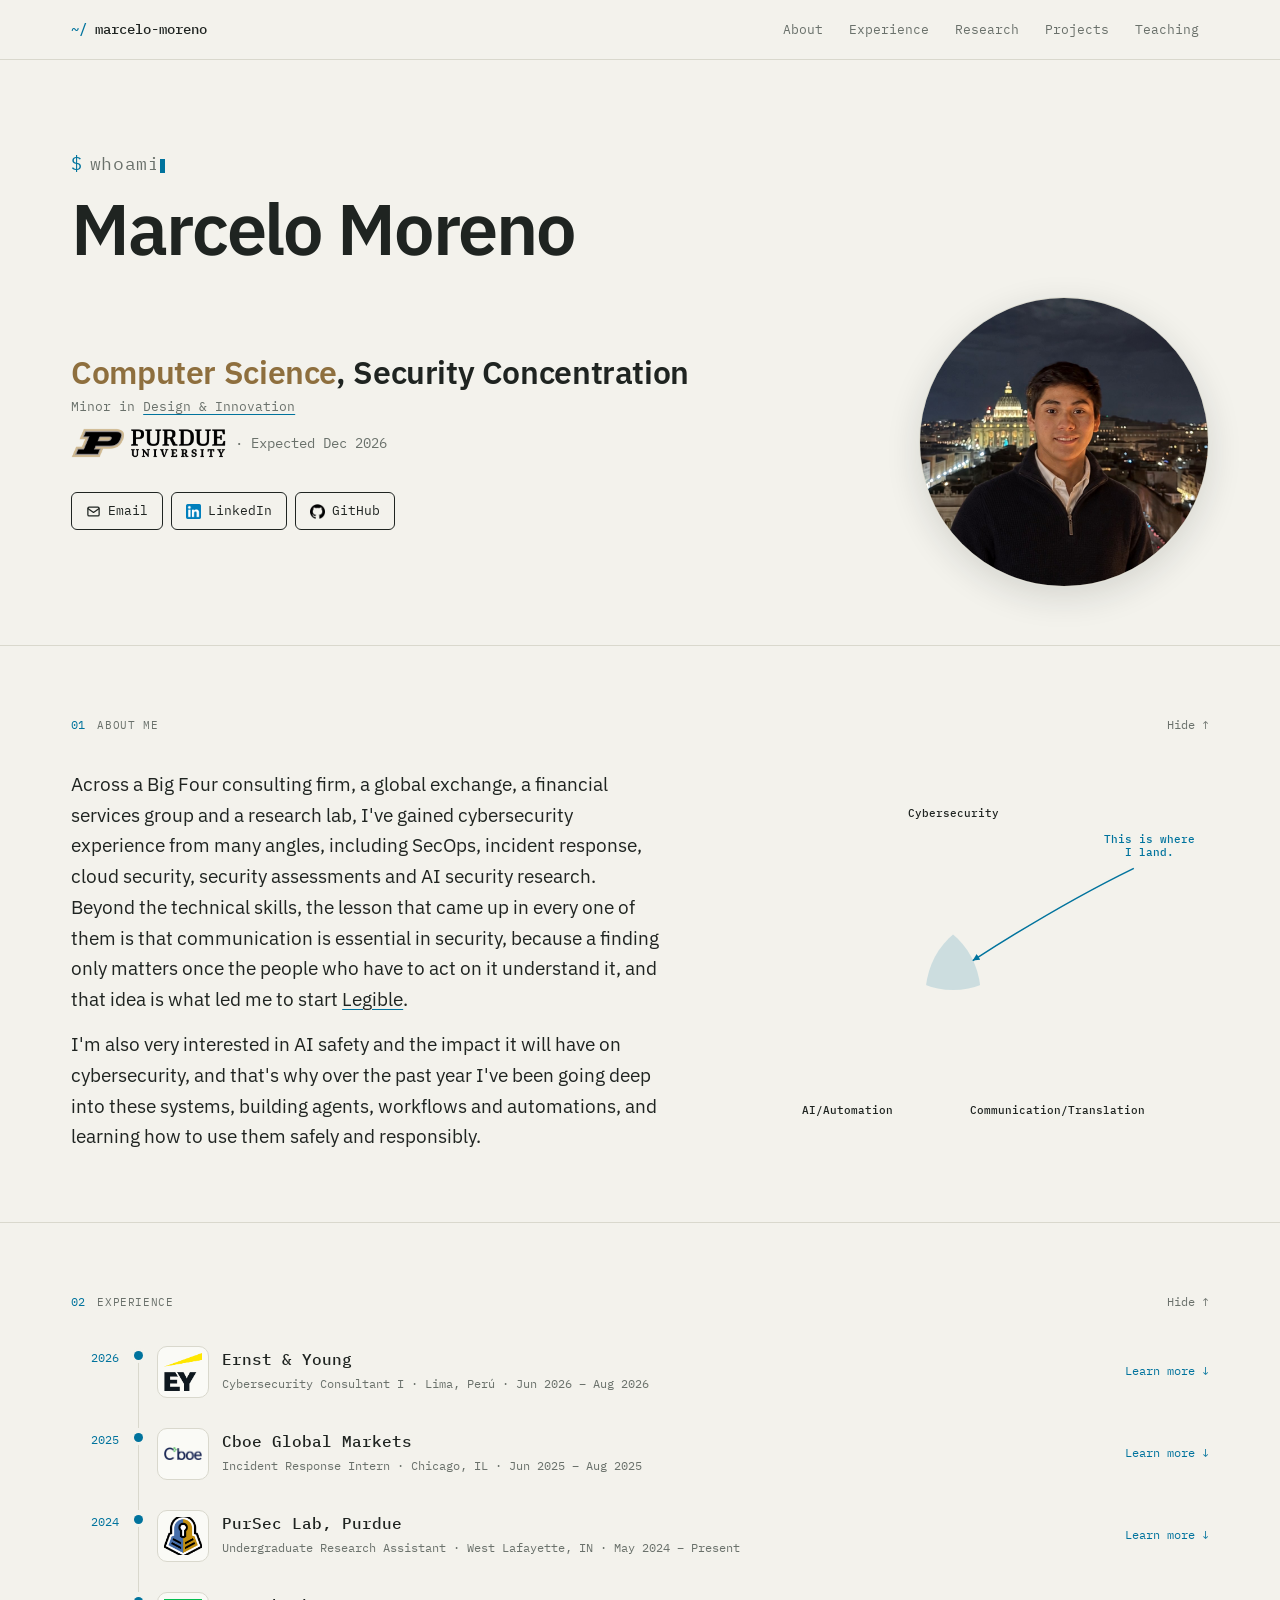
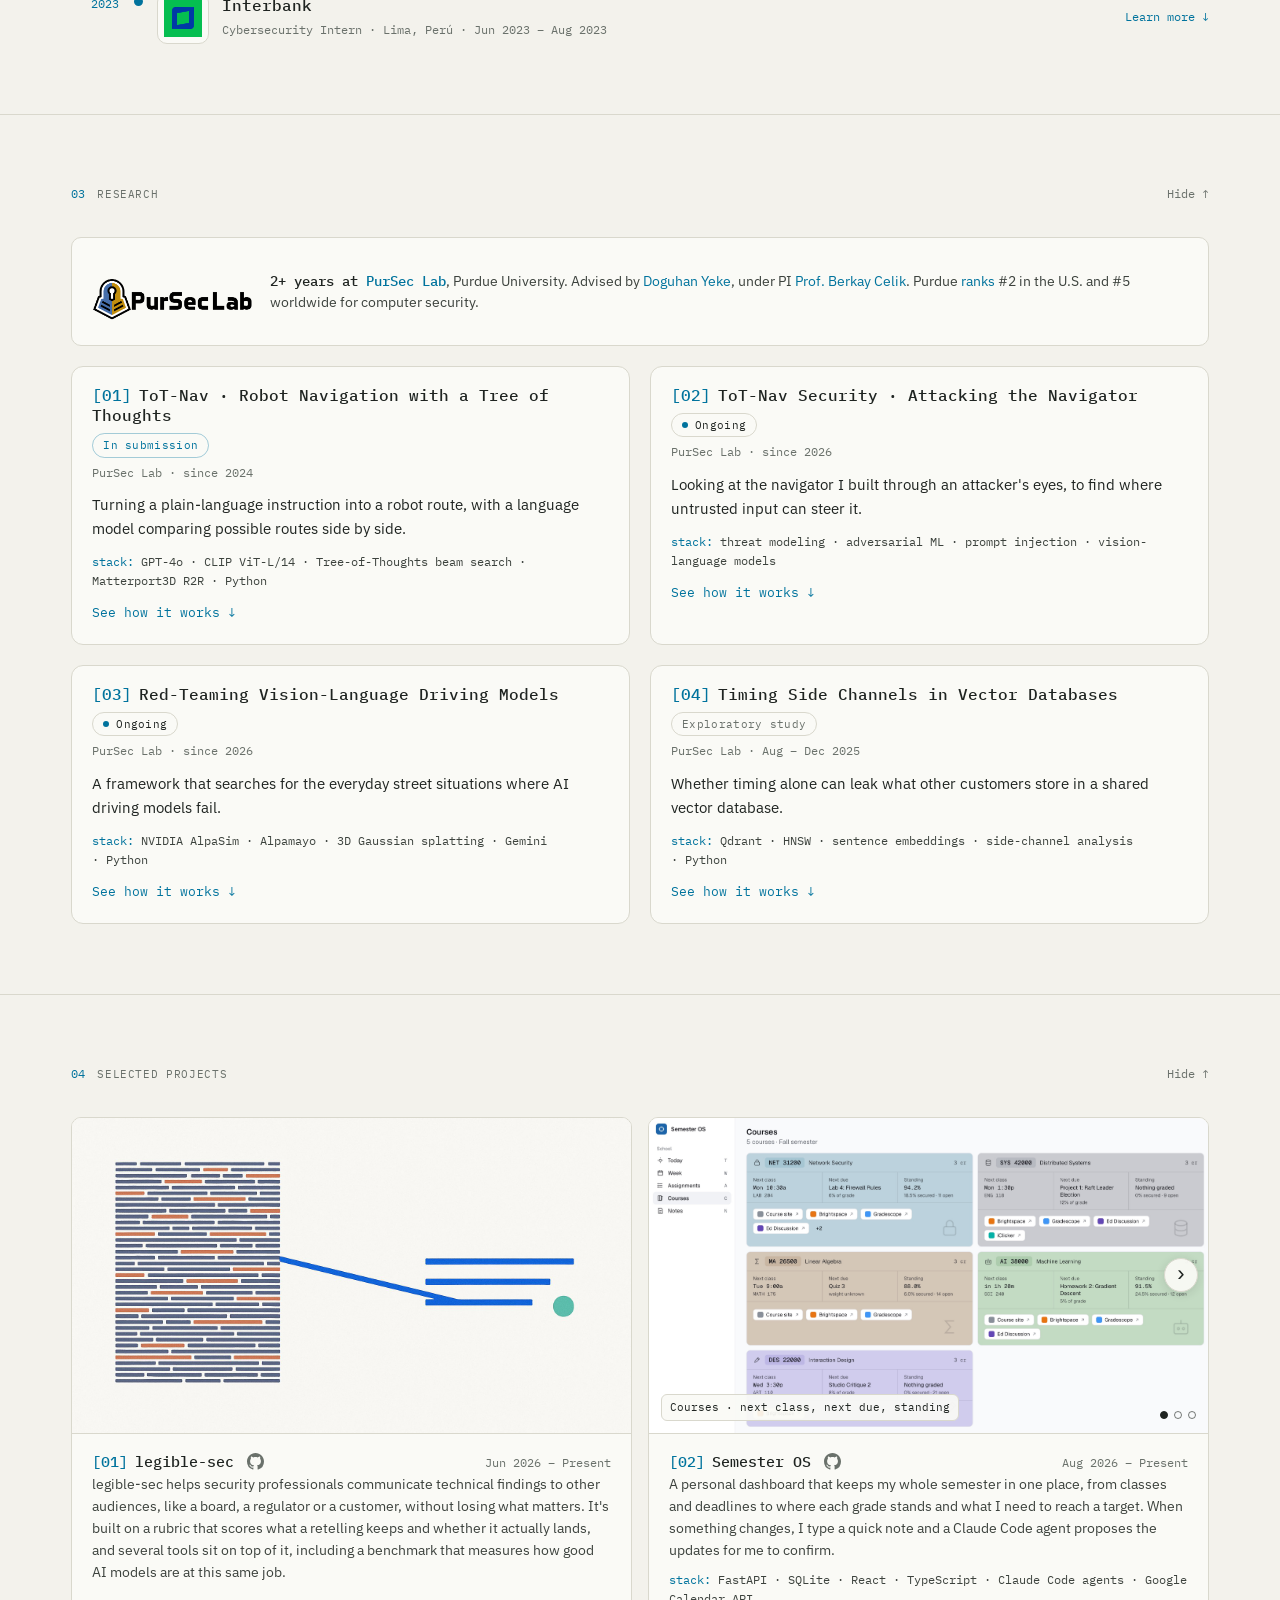
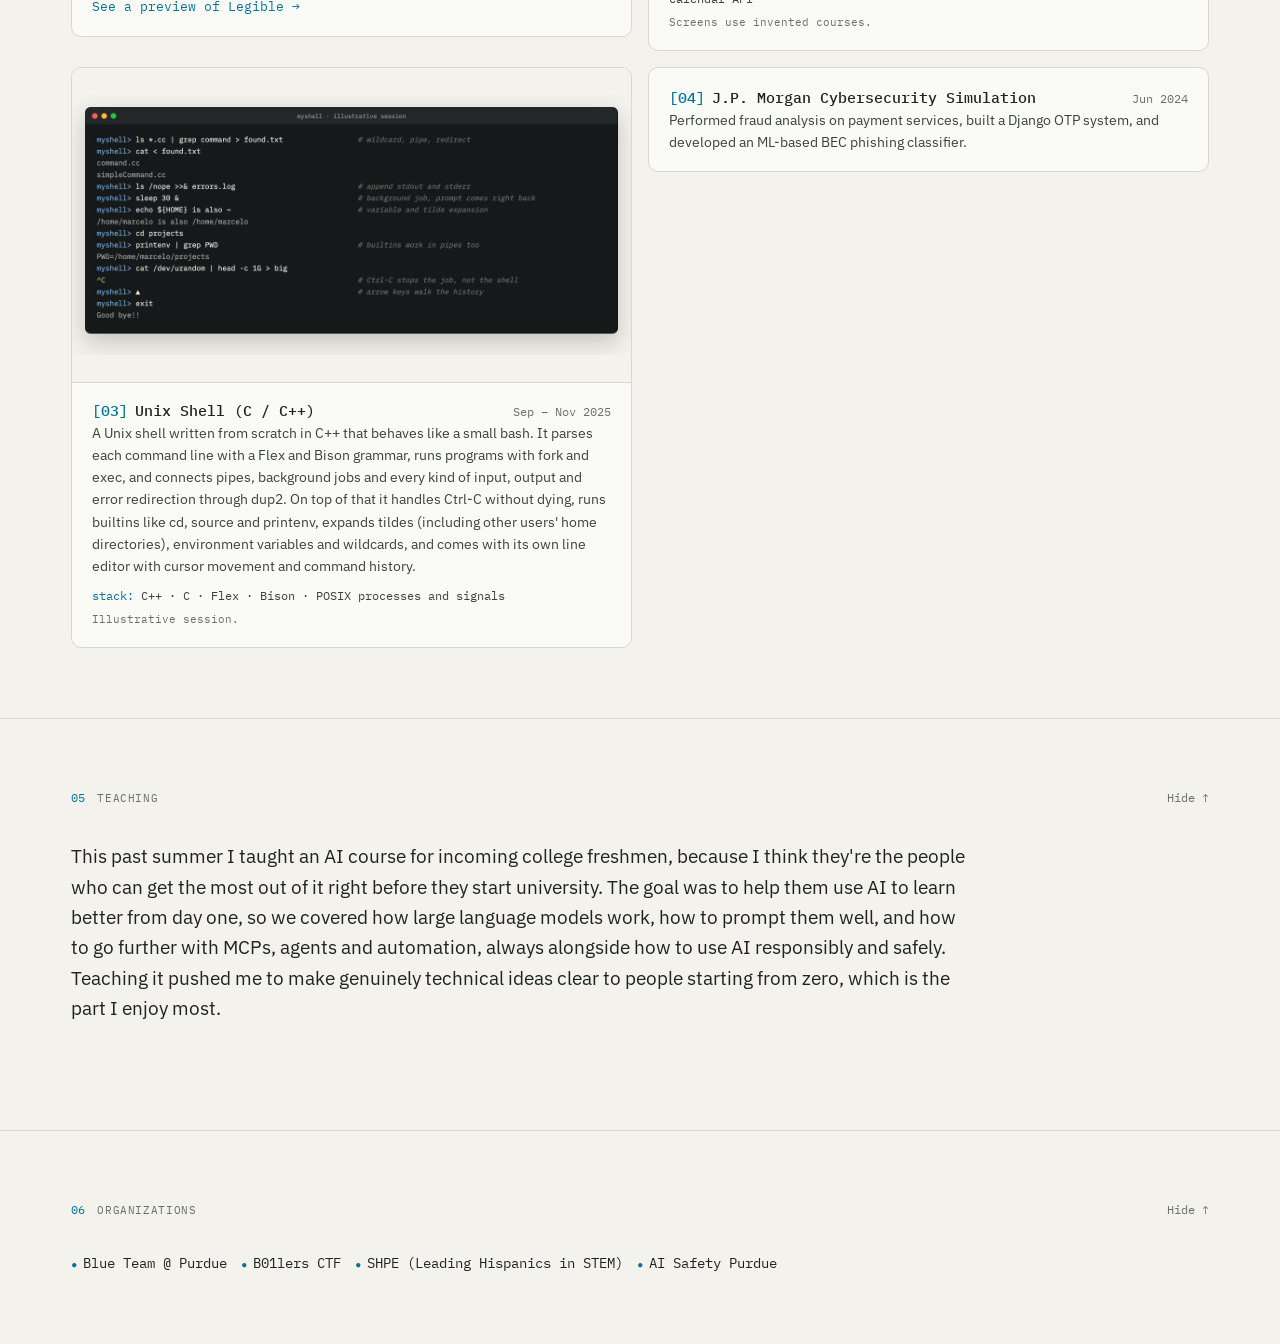
<file: index.html>
<!DOCTYPE html>
<html lang="en">
<head>
<meta charset="UTF-8" />
<meta name="viewport" content="width=device-width, initial-scale=1.0" />
<title>Marcelo Moreno · Cybersecurity</title>
<meta name="description" content="Marcelo Moreno. CS @ Purdue (Security). Incident response, detection engineering, and security research." />
<link rel="preconnect" href="https://fonts.googleapis.com" />
<link rel="preconnect" href="https://fonts.gstatic.com" crossorigin />
<link href="https://fonts.googleapis.com/css2?family=IBM+Plex+Mono:wght@400;500;600&family=IBM+Plex+Sans:wght@400;500;600&display=swap" rel="stylesheet" />
<style>
  :root {
    --ink: #1f2421;
    --soft: #6a716b;
    --paper: #f3f2ec;
    --card: #fafaf6;
    --rule: #d9d8cd;
    --accent: oklch(0.52 0.11 232);
    --gold: #8e6f3e;
    --mono: "IBM Plex Mono", ui-monospace, monospace;
    --sans: "IBM Plex Sans", system-ui, sans-serif;
  }
  * { box-sizing: border-box; margin: 0; padding: 0; }
  html { scroll-behavior: smooth; scroll-padding-top: 64px; }
  body { background: var(--paper); color: var(--ink); font-family: var(--sans); line-height: 1.55; -webkit-font-smoothing: antialiased; }
  .wrap { max-width: 900px; margin: 0 auto; padding: 0 clamp(22px, 5vw, 52px); }
  .mono { font-family: var(--mono); }
  .muted { color: var(--soft); }
  .label { font-family: var(--mono); font-size: 11px; letter-spacing: 0.06em; text-transform: uppercase; color: var(--soft); }
  a { color: inherit; }

  /* ---- top bar (sticky) ---- */
  .top { position: sticky; top: 0; z-index: 50; border-bottom: 1px solid var(--rule); background: color-mix(in srgb, var(--paper) 88%, transparent); backdrop-filter: blur(8px); }
  .top .wrap { display: flex; justify-content: space-between; align-items: center; padding: 14px 0; gap: 16px; }
  .top .name { font-family: var(--mono); font-weight: 500; font-size: 14px; white-space: nowrap; }
  .top .name::before { content: "~/ "; color: var(--accent); }
  .topnav { display: flex; align-items: center; gap: 6px; }
  .topnav a { font-family: var(--mono); font-size: 12.5px; color: var(--soft); text-decoration: none; padding: 6px 10px; border-radius: 6px; transition: .15s; }
  .topnav a:hover { color: var(--ink); background: var(--card); }
  .topnav .cta { color: var(--ink); border: 1px solid var(--ink); }
  .topnav .cta:hover { background: var(--ink); color: var(--paper); }
  @media (max-width: 620px) { .topnav .jump { display: none; } }

  /* ---- hero ---- */
  header.hero { padding: clamp(46px, 7vw, 92px) 0 clamp(34px, 5vw, 58px); border-bottom: 1px solid var(--rule); }
  .hero-grid { display: grid; grid-template-columns: 1fr auto; gap: clamp(24px, 5vw, 56px); align-items: center; margin-top: clamp(20px, 3vw, 32px); }
  .hero-main > :first-child { margin-top: 0; }
  .hero-kicker { font-size: 18px; color: var(--soft); letter-spacing: 0.04em; margin-bottom: 14px; display: flex; align-items: center; }
  .hero-kicker .b { color: var(--accent); margin-right: 0.6ch; }
  .hero-kicker .typed { display: inline-block; overflow: hidden; white-space: nowrap; width: 6ch; }
  .js .hero-kicker .typed { width: 0; animation: typing 1.05s steps(6) .3s both; }
  @keyframes typing { to { width: 6ch; } }
  .hero-name { font-size: clamp(40px, 7vw, 72px); line-height: 1.02; letter-spacing: -0.03em; font-weight: 600; }
  .hero-name .hero-last { white-space: nowrap; }
  .caret { display: inline-block; width: 0.5ch; height: 0.82em; background: var(--accent); margin-left: 4px; transform: translateY(2px); animation: blink 1.1s steps(1) infinite; }
  @keyframes blink { 50% { opacity: 0; } }
  .hero-degree { font-size: clamp(22px, 3.1vw, 32px); font-weight: 600; letter-spacing: -0.012em; line-height: 1.16; }
  .hero-degree .cs { color: var(--gold); }
  .hero-degree .sec { color: var(--ink); font-weight: 600; }
  .hero-school { font-family: var(--mono); font-size: 13.5px; color: var(--soft); margin-top: 12px; display: flex; align-items: center; gap: 9px; flex-wrap: wrap; }
  .hero-school .pwordmark { height: 30px; width: auto; }
  .hero-school .at { color: var(--ink); font-size: 2em; font-weight: 600; line-height: 1; }
  .hero-minor { font-family: var(--mono); font-size: 12.5px; color: var(--soft); margin-top: 5px; }
  .hero-meta { margin-top: clamp(22px, 3.5vw, 34px); display: flex; align-items: center; gap: 14px 20px; flex-wrap: wrap; }
  .avail { font-family: var(--mono); font-size: 12.5px; color: var(--ink); display: inline-flex; align-items: center; gap: 9px; border: 1px solid var(--rule); background: var(--card); padding: 8px 14px; border-radius: 6px; }
  .avail .dot { width: 7px; height: 7px; border-radius: 50%; background: var(--accent); box-shadow: 0 0 0 0 color-mix(in oklch, var(--accent) 60%, transparent); animation: pulse 2.4s ease-out infinite; }
  @keyframes pulse { 0% { box-shadow: 0 0 0 0 color-mix(in oklch, var(--accent) 55%, transparent); } 70%,100% { box-shadow: 0 0 0 7px transparent; } }
  .links { display: grid; grid-template-columns: repeat(2, 1fr); gap: 8px; }
  .links a { font-family: var(--mono); font-size: 13px; color: var(--ink); text-decoration: none; padding: 8px 14px; border: 1px solid var(--ink); border-radius: 6px; transition: .15s; justify-content: center; }
  .links a::before { content: "→ "; color: var(--accent); }
  .links a:hover { background: var(--ink); color: var(--paper); }
  .links a:hover::before { color: var(--paper); }
  .links a.iclink::before { content: none; }
  .iclink { display: inline-flex; align-items: center; gap: 7px; }
  .iclink img { height: 15px; width: 15px; object-fit: contain; display: block; }
  .iclink svg { height: 15px; width: 15px; display: block; flex: 0 0 auto; }
  .iclink.gh:hover img { filter: invert(1); }
  .hero-photo img { width: clamp(185px, 27vw, 290px); aspect-ratio: 1 / 1; object-fit: cover; object-position: center center; border-radius: 50%; border: 1px solid var(--rule); display: block; filter: saturate(.98) contrast(1.02); box-shadow: 0 10px 34px rgba(31,36,33,.14); }
  @media (max-width: 640px) {
    .hero-grid { grid-template-columns: 1fr; }
    .hero-photo { order: -1; }
    .hero-photo img { width: 170px; border-radius: 50%; }
  }

  /* ---- about + venn ---- */
  .about-grid { display: grid; grid-template-columns: 1fr 1.15fr; gap: clamp(28px, 5vw, 60px); align-items: center; }
  .about-text p { font-size: clamp(16px, 1.9vw, 19px); line-height: 1.62; color: var(--ink); text-align: justify; text-wrap: pretty; }
  .about-text p + p { margin-top: 14px; }
  .about-text a { color: inherit; text-decoration: underline; text-decoration-color: var(--accent); text-underline-offset: 3px; }
  .about-text a:hover { color: var(--accent); }
  .about-venn { display: flex; flex-direction: column; align-items: center; gap: 16px; }
  .venn-intro { font-family: var(--mono); font-size: 12px; color: var(--soft); line-height: 1.5; max-width: 32ch; text-align: center; }
  .about-venn svg { width: 100%; max-width: 500px; height: auto; display: block; overflow: visible; }
  .venn-fill { fill: var(--accent); fill-opacity: .15; }
  .venn-circle { fill: none; stroke: var(--ink); stroke-width: 1.3; }
  .venn-set { font-family: var(--mono); font-size: 11px; font-weight: 500; fill: var(--ink); }
  .venn-core { font-family: var(--mono); font-size: 9px; font-weight: 600; fill: var(--accent); letter-spacing: .02em; }
  .venn-note { font-family: var(--mono); font-size: 11px; font-weight: 500; fill: var(--accent); }
  .venn-arrow { fill: none; }
  /* venn reveal animation (only when JS present; static fallback otherwise) */
  .js .about-venn svg .venn-circle { stroke-dasharray: 503; stroke-dashoffset: 503; }
  .js .about-venn svg .venn-fill { fill-opacity: 0; }
  .js .about-venn svg .venn-set, .js .about-venn svg .venn-note { opacity: 0; }
  .js .about-venn svg .venn-arrow { stroke-dasharray: 230; stroke-dashoffset: 230; }
  .venn-in .venn-circle { animation: vdrawloop 3s ease-in-out infinite; }
  .venn-in .venn-circle.c2 { animation-delay: .18s; }
  .venn-in .venn-circle.c3 { animation-delay: .36s; }
  .venn-in .venn-set { animation: vfade .55s ease forwards .55s; }
  .venn-in .venn-fill { animation: vfillin .6s ease forwards .8s, vbreathe 3.6s ease-in-out 1.8s infinite; }
  .venn-in .venn-arrow { animation: vdraw .7s ease forwards 1.05s; }
  .venn-in .venn-note { animation: vfade .55s ease forwards 1.3s; }
  @keyframes vdraw { to { stroke-dashoffset: 0; } }
  @keyframes vdrawloop { 0% { stroke-dashoffset: 503; } 32%, 100% { stroke-dashoffset: 0; } }
  @keyframes vfade { to { opacity: 1; } }
  @keyframes vfillin { to { fill-opacity: .16; } }
  @keyframes vbreathe { 0%, 100% { fill-opacity: .12; } 50% { fill-opacity: .24; } }
  .tl-jumpline { margin-top: 12px; }
  .tl-jump { font-family: var(--mono); font-size: 12.5px; color: var(--accent); text-decoration: none; }
  .tl-jump::after { content: " →"; }
  .tl-jump:hover { text-decoration: underline; }
  @media (max-width: 760px) { .about-grid { grid-template-columns: 1fr; gap: 30px; } }

  /* ---- generic section ---- */
  section { padding: clamp(40px, 6vw, 70px) 0; border-top: 1px solid var(--rule); }
  section:first-of-type { border-top: none; }
  .sec-head { display: flex; align-items: baseline; gap: 12px; margin-bottom: clamp(22px, 3vw, 34px); }
  .sec-head .n { font-family: var(--mono); font-size: 12px; color: var(--accent); }

  /* ---- experience timeline ---- */
  .timeline { list-style: none; }
  .tl-item { display: grid; grid-template-columns: 48px 18px 1fr; column-gap: 10px; padding-bottom: 30px; }
  .tl-item:last-child { padding-bottom: 0; }
  .tl-date { font-family: var(--mono); font-size: 12px; color: var(--accent); text-align: right; padding-top: 3px; white-space: nowrap; }
  .tl-marker { position: relative; display: flex; justify-content: center; }
  .tl-marker::before { content: ""; position: absolute; top: 8px; bottom: -30px; width: 1px; background: var(--rule); }
  .tl-item:last-child .tl-marker::before { display: none; }
  .tl-dot { width: 9px; height: 9px; border-radius: 50%; background: var(--accent); margin-top: 5px; box-shadow: 0 0 0 3px var(--paper); position: relative; z-index: 1; }
  .tl-body { padding-top: 0; }
  .tl-d > summary { list-style: none; cursor: pointer; display: flex; align-items: center; gap: 13px; }
  .tl-d > summary::-webkit-details-marker { display: none; }
  .tl-logo { width: 52px; height: 52px; flex: 0 0 auto; display: grid; place-items: center; background: var(--card); border: 1px solid var(--rule); border-radius: 10px; padding: 6px; }
  .tl-logo img { max-width: 100%; max-height: 100%; object-fit: contain; display: block; }
  .tl-sumtext { flex: 1 1 auto; min-width: 0; }
  .tl-co { font-family: var(--mono); font-weight: 500; font-size: 15.5px; line-height: 1.25; display: block; }
  .tl-role { font-family: var(--mono); font-size: 12px; color: var(--soft); margin-top: 5px; display: block; }
  .tl-more { flex: 0 0 auto; font-family: var(--mono); font-size: 12px; color: var(--accent); white-space: nowrap; transition: opacity .15s; }
  .tl-more::after { content: "Learn more ↓"; }
  .tl-d[open] .tl-more::after { content: "Show less ↑"; }
  .tl-d > summary:hover .tl-more { opacity: .65; }
  .tl-expand { margin-top: 15px; }
  .tl-d[open] .tl-expand { animation: tlreveal .32s ease; }
  @keyframes tlreveal { from { opacity: 0; transform: translateY(-6px); } to { opacity: 1; transform: none; } }
  .tl-about-line { font-size: 12.5px; color: var(--soft); line-height: 1.45; margin-bottom: 13px; }
  @media (max-width: 560px) { .tl-more::after { content: "More ↓"; } .tl-d[open] .tl-more::after { content: "Less ↑"; } }
  .tl-points { list-style: none; display: grid; gap: 7px; }
  .tl-points li { position: relative; padding-left: 18px; font-size: 14px; color: #3c423d; line-height: 1.55; text-wrap: pretty; }
  .tl-points li::before { content: "▹"; position: absolute; left: 0; color: var(--accent); font-size: 12px; top: 1px; }
  .tl-points b { color: var(--ink); font-weight: 600; }
  .tl-note { font-size: 14px; color: var(--soft); }
  .tl-lead { font-size: clamp(15px, 1.5vw, 17px); color: var(--ink); margin-bottom: 0; line-height: 1.55; }
  .tl-narrative p { font-size: 14px; color: #3c423d; line-height: 1.62; text-wrap: pretty; }
  .tl-narrative p + p { margin-top: 10px; }
  .tl-narrative b { color: var(--ink); font-weight: 600; }
  .tl-narrative a { color: var(--accent); text-decoration: none; }
  .tl-narrative a:hover { text-decoration: underline; }
  .tl-photos { display: flex; gap: 10px; margin: 16px 0 2px; flex-wrap: wrap; }
  .tl-photos figure { margin: 0; }
  .tl-photos img { height: 300px; width: auto; max-width: 100%; border-radius: 10px; border: 1px solid var(--rule); object-fit: cover; display: block; box-shadow: 0 2px 14px rgba(31,36,33,.09); }
  .tl-photos figcaption { font-family: var(--mono); font-size: 10.5px; color: var(--soft); margin-top: 6px; letter-spacing: .01em; }
  @media (max-width: 560px) { .tl-item { grid-template-columns: 40px 16px 1fr; column-gap: 8px; } .tl-date { font-size: 11px; } .tl-photos img { height: 210px; } }

  /* ---- entry cards (research + work) ---- */
  .entry { border: 1px solid var(--rule); border-radius: 10px; background: var(--card); padding: 18px 20px; margin-bottom: 14px; }
  .entry:last-child { margin-bottom: 0; }
  .entry-head { display: flex; justify-content: space-between; align-items: baseline; gap: 10px 16px; flex-wrap: wrap; }
  .entry-title { font-family: var(--mono); font-weight: 500; font-size: 15px; }
  .entry-title .idx { color: var(--accent); margin-right: 7px; }
  .gh-link { display: inline-flex; vertical-align: -3px; margin-left: 10px; color: var(--soft); border-radius: 6px; padding: 3px; transition: color .15s, background .15s; }
  .gh-link:hover, .gh-link:focus-visible { color: var(--ink); background: var(--card); }
  .gh-link svg { width: 17px; height: 17px; display: block; }
  .entry-date { font-family: var(--mono); font-size: 11.5px; color: var(--soft); white-space: nowrap; }
  .entry-sub { font-family: var(--mono); font-size: 11.5px; color: var(--soft); margin: 6px 0 10px; display: flex; align-items: center; gap: 7px; }
  .entry-sub img { height: 15px; width: auto; opacity: .85; }
  .entry p { font-size: 14px; color: #3c423d; line-height: 1.58; text-wrap: pretty; }
  .entry p b { color: var(--ink); font-weight: 600; }
  .badge { display: inline-block; font-family: var(--mono); font-size: 10.5px; letter-spacing: .03em; color: var(--accent); border: 1px solid color-mix(in oklch, var(--accent) 32%, transparent); border-radius: 100px; padding: 3px 10px; margin-top: 10px; white-space: nowrap; }
  .entry-head .badge { margin-top: 0; }
  .research-intro { display: flex; align-items: center; gap: 18px; margin-bottom: 20px; padding: 16px 20px; border: 1px solid var(--rule); border-radius: 10px; background: var(--card); flex-wrap: wrap; }
  .research-intro img { height: 84px; width: auto; flex: 0 0 auto; margin: -8px 0; }
  .research-intro .ri-text { font-size: 14px; color: #3c423d; line-height: 1.5; flex: 1; min-width: 220px; }
  .research-intro .ri-text b { font-family: var(--mono); font-weight: 500; color: var(--ink); font-size: 13.5px; }
  .research-intro a { color: var(--accent); text-decoration: none; }
  .research-intro a:hover { text-decoration: underline; }
  .entry-metrics { display: flex; flex-wrap: wrap; gap: 7px; margin-top: 13px; }
  .entry-metrics span { font-family: var(--mono); font-size: 11.5px; padding: 5px 10px; border-radius: 6px; background: var(--paper); border: 1px solid var(--rule); color: var(--ink); }
  .entry-metrics span b { color: var(--accent); font-weight: 600; }
  .entry-callout { margin-top: 13px; padding: 11px 14px; border-left: 2px solid var(--accent); background: color-mix(in oklch, var(--accent) 7%, transparent); border-radius: 0 8px 8px 0; font-size: 13.5px; color: #3c423d; line-height: 1.55; }
  .entry-callout .ct { font-family: var(--mono); font-size: 10px; letter-spacing: .07em; text-transform: uppercase; color: var(--accent); display: block; margin-bottom: 3px; }
  .entry-callout b { color: var(--ink); font-weight: 600; }
  .entry-tech { font-family: var(--mono); font-size: 11px; color: var(--soft); margin-top: 12px; line-height: 1.5; }
  .entry-tech::before { content: "stack: "; color: var(--accent); }

  /* ---- teaching ---- */
  .teach-top { margin-bottom: clamp(24px, 3.5vw, 36px); }
  .teach-lead { font-size: clamp(16px, 1.9vw, 19px); line-height: 1.6; color: var(--ink); text-align: justify; }
  .teach-facts { display: flex; flex-wrap: wrap; gap: 8px 16px; margin-top: 18px; font-family: var(--mono); font-size: 12.5px; color: var(--soft); }
  .teach-facts span::before { content: "▹ "; color: var(--accent); }
  .teach-feature { margin: 0; border: 1px solid var(--rule); border-radius: 14px; overflow: hidden; background: var(--card); box-shadow: 0 6px 22px rgba(31,36,33,.07); }
  .teach-feature img { width: 100%; display: block; aspect-ratio: 16 / 9; object-fit: cover; }
  .teach-pillars { display: grid; grid-template-columns: repeat(3, 1fr); gap: 16px; }
  .tp { margin: 0; }
  .tp img { width: 100%; aspect-ratio: 16 / 9; object-fit: cover; border: 1px solid var(--rule); border-radius: 12px; background: var(--card); display: block; box-shadow: 0 2px 14px rgba(31,36,33,.07); transition: transform .25s ease, box-shadow .25s ease; }
  .tp:hover img { transform: translateY(-5px); box-shadow: 0 12px 28px rgba(31,36,33,.13); }
  .tp figcaption { font-family: var(--mono); font-size: 12px; color: var(--ink); margin-top: 10px; }
  .tp figcaption::before { content: "// "; color: var(--accent); }
  @media (max-width: 760px) { .teach-top { grid-template-columns: 1fr; } .teach-pillars { grid-template-columns: repeat(2, 1fr); } }
  @media (max-width: 460px) { .teach-pillars { grid-template-columns: 1fr; } }

  /* ---- scroll reveal ---- */
  .js .reveal { opacity: 0; transform: translateY(20px); }
  .reveal { transition: opacity .6s ease, transform .6s ease; }
  .reveal.is-in { opacity: 1; transform: none; }

  /* ---- skills ---- */
  .skills-grid { display: grid; grid-template-columns: repeat(3, 1fr); gap: clamp(20px, 3.5vw, 36px); }
  .skills-grid h3 { font-family: var(--mono); font-weight: 500; font-size: 13.5px; margin-bottom: 13px; color: var(--soft); }
  .skills-grid h3::before { content: "// "; color: var(--accent); }
  .chips { display: flex; flex-wrap: wrap; gap: 7px; }
  .chip { font-family: var(--mono); font-size: 12px; padding: 6px 10px; border-radius: 6px; background: var(--card); border: 1px solid var(--rule); }
  @media (max-width: 700px) { .skills-grid { grid-template-columns: 1fr; gap: 24px; } }

  /* ---- organizations ---- */
  .orgs { font-family: var(--mono); font-size: 13.5px; color: var(--ink); display: flex; flex-wrap: wrap; gap: 8px 14px; }
  .orgs span::before { content: "● "; color: var(--accent); font-size: 10px; }

  /* ---- footer ---- */
  footer { border-top: 1px solid var(--rule); padding: clamp(44px,6vw,76px) 0 clamp(40px,6vw,60px); }
  footer .ft { font-size: clamp(24px, 3.6vw, 38px); font-weight: 600; line-height: 1.15; letter-spacing: -0.02em; max-width: 20ch; margin-bottom: 26px; }
  footer .ft .hl { color: var(--accent); }
  footer .fl { display: flex; gap: 8px; flex-wrap: wrap; }
  footer .fl a { font-family: var(--mono); font-size: 13px; color: var(--ink); text-decoration: none; padding: 9px 15px; border: 1px solid var(--ink); border-radius: 6px; transition: .15s; }
  footer .fl a:hover { background: var(--ink); color: var(--paper); }
  footer .colophon { font-family: var(--mono); font-size: 11px; color: var(--soft); margin-top: 30px; }



  /* ---- wide layout ---- */
  .wrap { max-width: 1240px; padding: 0 clamp(20px, 4vw, 56px); }
  .top .wrap { padding: 14px clamp(20px, 4vw, 56px); }
  .about-grid { grid-template-columns: 1.25fr 1fr; gap: clamp(32px, 6vw, 88px); }
  .about-text p { text-align: left; max-width: 68ch; }
  .about-venn svg { max-width: 560px; }
  .tl-narrative p { max-width: 80ch; }
  .tl-lead, .tl-about-line { max-width: 80ch; }
  .tl-photos img { height: 340px; }
  .research-intro .ri-text { max-width: 110ch; }
  .rs-grid { display: grid; grid-template-columns: repeat(2, minmax(0, 1fr)); gap: 20px; align-items: stretch; }
  .rs-grid .rs-card { margin-bottom: 0; display: flex; flex-direction: column; }
  .rs-grid .rs-body { flex: 1; }
  .rs-grid .rs-viz { min-height: 360px; display: flex; flex-direction: column; justify-content: center; }
  .rs-body p.entry-tech { font-size: 11.5px; line-height: 1.6; }
  @media (max-width: 980px) { .rs-grid .rs-viz { min-height: 0; } }
  .teach-lead { text-align: left; max-width: 82ch; }
  .proj-grid { display: grid; grid-template-columns: repeat(2, minmax(0, 1fr)); gap: 16px; align-items: stretch; }
  .proj-grid .entry { margin-bottom: 0; }
  @media (max-width: 980px) { .rs-grid, .proj-grid { grid-template-columns: 1fr; } }
  @media (max-width: 560px) { .tl-photos img { height: 210px; } }

  /* ---- compact research cards ---- */
  .rs-one { font-size: 14.5px !important; color: var(--body) !important; }
  .rs-more { margin-top: 14px; background: none; border: 0; padding: 0; cursor: pointer; font-family: var(--mono); font-size: 12.5px; color: var(--accent); }
  .rs-more::after { content: "See how it works \2193"; }
  .rs-card.open .rs-more::after { content: "Show less \2191"; }
  .rs-more:hover { text-decoration: underline; }
  .rs-more .sr { position: absolute; width: 1px; height: 1px; overflow: hidden; clip: rect(0 0 0 0); white-space: nowrap; }
  .rs-more { display: none; }
  .js .rs-more { display: inline-block; }
  .js .rs-card:not(.open) .rs-viz, .js .rs-card:not(.open) .rs-full { display: none; }
  .js .rs-card.open .rs-one { display: none; }
  .js .rs-grid { grid-auto-flow: row dense; }
  .js .rs-grid .rs-card:not(.open) { display: block; }
  .js .rs-grid .rs-card.open { grid-column: 1 / -1; display: grid; grid-template-columns: minmax(0, 1.15fr) minmax(0, 1fr); animation: rsopen .35s ease; }
  .js .rs-grid .rs-card.open .rs-viz { border-bottom: 0; border-right: 1px solid var(--rule); min-height: 0; }
  .js .rs-grid .rs-card.open .rs-body { align-self: center; padding: 26px 28px; }
  @keyframes rsopen { from { opacity: .4; } to { opacity: 1; } }
  @media (max-width: 980px) { .js .rs-grid .rs-card.open { grid-template-columns: 1fr; } .js .rs-grid .rs-card.open .rs-viz { border-right: 0; border-bottom: 1px solid var(--rule); } }
  @media (prefers-reduced-motion: reduce) { .js .rs-grid .rs-card.open { animation: none; } }

  /* ---- project media, carousel, lightbox ---- */
  .entry.has-media { padding-top: 0; overflow: hidden; }
  .entry-media { margin: 0 -20px 16px; border-bottom: 1px solid var(--rule); background: var(--paper); position: relative; }
  .entry-media img { width: 100%; aspect-ratio: 16 / 9; object-fit: cover; object-position: top left; display: block; }
  .entry-media img.fit { object-fit: contain; object-position: center; }
  .proj-grid { align-items: start; }
  .zoom { display: block; width: 100%; padding: 0; border: 0; background: none; cursor: zoom-in; }
  .zoom:focus-visible { outline: 2px solid var(--accent); outline-offset: -4px; }
  .car { overflow: hidden; }
  .car-track { display: flex; overflow-x: auto; scroll-snap-type: x mandatory; scroll-behavior: smooth; scrollbar-width: none; }
  .car-track::-webkit-scrollbar { display: none; }
  .car-slide { flex: 0 0 100%; margin: 0; scroll-snap-align: start; position: relative; }
  .car-slide figcaption { position: absolute; left: 12px; bottom: 12px; font-family: var(--mono); font-size: 11px; color: var(--ink); background: color-mix(in srgb, var(--card) 92%, transparent); border: 1px solid var(--rule); border-radius: 6px; padding: 4px 8px; }
  .car-btn { position: absolute; top: 50%; transform: translateY(-50%); width: 34px; height: 34px; border-radius: 50%; border: 1px solid var(--rule); background: color-mix(in srgb, var(--card) 94%, transparent); color: var(--ink); font-size: 22px; line-height: 1; cursor: pointer; display: grid; place-items: center; padding-bottom: 3px; transition: background .15s, opacity .15s; box-shadow: 0 2px 10px rgba(31,36,33,.12); }
  .car-btn:hover { background: var(--ink); color: var(--paper); }
  .car-btn.prev { left: 10px; } .car-btn.next { right: 10px; }
  .car-btn[disabled] { opacity: 0; pointer-events: none; }
  .car-dots { position: absolute; right: 12px; bottom: 14px; display: flex; gap: 6px; }
  .car-dots button { width: 8px; height: 8px; border-radius: 50%; border: 1px solid var(--ink); background: transparent; padding: 0; cursor: pointer; opacity: .6; }
  .car-dots button[aria-selected="true"] { background: var(--ink); opacity: 1; }
  .entry p.entry-tech { font-size: 11.5px; line-height: 1.6; margin-top: 10px; }
  .media-note { font-family: var(--mono); font-size: 11px !important; color: var(--soft) !important; margin-top: 6px; }
  .lightbox { position: fixed; inset: 0; z-index: 100; background: rgba(20,22,21,.82); display: grid; place-items: center; padding: 3vw; cursor: zoom-out; }
  .lightbox img { max-width: 100%; max-height: 92vh; border-radius: 10px; box-shadow: 0 20px 60px rgba(0,0,0,.4); }
  .lightbox[hidden] { display: none; }
  @media (max-width: 560px) { .entry-media { margin-inline: -20px; } .car-btn { width: 30px; height: 30px; } .car-slide figcaption { display: none; } }

  .links { grid-template-columns: repeat(3, auto); justify-content: start; }
  @media (max-width: 380px) { .links { grid-template-columns: repeat(2, auto); } }
  .hero-minor a { color: inherit; text-decoration: underline; text-decoration-color: var(--accent); text-underline-offset: 3px; transition: color .15s; }
  .hero-minor a:hover { color: var(--accent); }
  /* ---- about on phones ---- */
  .about-more { display: none; margin-top: 10px; background: none; border: 0; padding: 0; font-family: var(--mono); font-size: 12.5px; color: var(--accent); cursor: pointer; }
  @media (max-width: 760px) {
    .about-grid { grid-template-columns: 1fr; gap: 26px; }
    .about-venn svg { max-width: 420px; margin: 0 auto; }
    .about-text p { font-size: 16px; line-height: 1.62; text-align: left; max-width: none; }
    .js .about-text:not(.open) p + p { display: none; }
    .js .about-more { display: inline-block; }
  }
  /* ---- collapsible sections ---- */
  .sec-toggle { display: flex; align-items: baseline; gap: 12px; width: 100%; background: none; border: 0; padding: 0; margin: 0; font: inherit; color: inherit; text-align: left; cursor: pointer; }
  .sec-toggle .chev { margin-left: auto; font-family: var(--mono); font-size: 12px; color: var(--soft); white-space: nowrap; transition: color .15s; }
  .sec-toggle .chev::after { content: "Hide \2191"; }
  section.collapsed .sec-toggle .chev::after { content: "Show \2193"; }
  .sec-toggle:hover .chev { color: var(--accent); }
  .sec-toggle:focus-visible { outline: 2px solid var(--accent); outline-offset: 6px; border-radius: 4px; }
  .sec-body { display: grid; grid-template-rows: 1fr; transition: grid-template-rows .45s ease; }
  .sec-inner { min-height: 0; }
  section.collapsed .sec-body { grid-template-rows: 0fr; }
  section.collapsed .sec-inner, .sec-body.anim .sec-inner { overflow: hidden; }
  section { transition: padding .35s ease; }
  section.collapsed { padding-block: 22px; }
  section.collapsed .sec-head { margin-bottom: 0; }
  @media (prefers-reduced-motion: reduce) { .sec-body, section { transition: none; } }
  @media (prefers-reduced-motion: reduce) {
    .caret, .avail .dot { animation: none; }
    .js .hero-kicker .typed { width: 6ch; animation: none; }
    .js .about-venn svg .venn-circle { stroke-dashoffset: 0; }
    .js .about-venn svg .venn-fill { fill-opacity: .16; }
    .js .about-venn svg .venn-set, .js .about-venn svg .venn-note { opacity: 1; }
    .js .about-venn svg .venn-arrow { stroke-dashoffset: 0; }
    .venn-in .venn-circle, .venn-in .venn-set, .venn-in .venn-fill, .venn-in .venn-arrow, .venn-in .venn-note { animation: none; }
    .tl-d[open] .tl-expand { animation: none; }
    .js .reveal { opacity: 1; transform: none; }
    .reveal { transition: none; }
  }
  /* ---- research v2 ---- */
  .rs-card { border: 1px solid var(--rule); border-radius: 12px; background: var(--card); overflow: hidden; margin-bottom: 18px; }
  .rs-card:last-child { margin-bottom: 0; }
  .rs-viz { background: var(--paper); border-bottom: 1px solid var(--rule); padding: clamp(14px, 2.4vw, 22px) clamp(14px, 2.6vw, 26px) 12px; }
  .rs-viz svg { width: 100%; height: auto; display: block; overflow: visible; }
  .rs-steps { display: flex; justify-content: space-between; gap: 6px 14px; flex-wrap: wrap; margin-top: 12px; font-family: var(--mono); font-size: 11px; color: var(--soft); }
  .rs-steps span { transition: color .3s; }
  .rs-steps b { color: var(--accent); font-weight: 500; margin-right: 5px; }
  .rs-legend { display: flex; gap: 6px 16px; flex-wrap: wrap; margin-top: 10px; font-family: var(--mono); font-size: 11px; color: var(--soft); }
  .rs-legend i { display: inline-block; width: 8px; height: 8px; border-radius: 50%; margin-right: 6px; vertical-align: 0; }
  .rs-legend i.acc { background: var(--accent); }
  .rs-legend i.gold { background: var(--gold); }
  .rs-legend i.ink { background: var(--ink); }
  .rs-body { padding: 18px 20px 20px; }
  .rs-head { display: flex; justify-content: space-between; align-items: center; gap: 8px 16px; flex-wrap: wrap; }
  .rs-title { font-family: var(--mono); font-weight: 500; font-size: 15.5px; line-height: 1.3; }
  .rs-title .idx { color: var(--accent); margin-right: 7px; }
  .rs-sub { font-family: var(--mono); font-size: 11.5px; color: var(--soft); margin: 6px 0 12px; }
  .rs-body p { font-size: 14px; color: #3c423d; line-height: 1.62; text-wrap: pretty; }
  .rs-body p + p { margin-top: 10px; }
  .rs-body .entry-tech { margin-top: 13px; }
  .status { display: inline-flex; align-items: center; gap: 7px; font-family: var(--mono); font-size: 10.5px; letter-spacing: .03em; border-radius: 100px; padding: 3px 10px; white-space: nowrap; border: 1px solid var(--rule); color: var(--soft); }
  .status.sub { color: var(--accent); border-color: color-mix(in oklch, var(--accent) 35%, transparent); }
  .status.live { color: var(--ink); }
  .status.live .dot { width: 6px; height: 6px; border-radius: 50%; background: var(--accent); animation: pulse 2.4s ease-out infinite; }

  /* shared svg vocabulary */
  .g-edge { stroke: #cfcec2; stroke-width: 2.4; stroke-linecap: round; fill: none; }
  .g-node { fill: var(--card); stroke: var(--ink); stroke-width: 1.2; }
  .g-start { fill: var(--ink); }
  .g-lbl { font-family: var(--mono); font-size: 10.5px; fill: var(--soft); }
  .g-lbl.ink { fill: var(--ink); font-weight: 500; }
  .g-lbl.acc { fill: var(--accent); font-weight: 500; }
  .g-lbl.gold { fill: var(--gold); font-weight: 500; }
  .g-box { fill: var(--card); stroke: var(--ink); stroke-width: 1.2; }
  .g-boxtxt { font-family: var(--mono); font-size: 11px; fill: var(--ink); }
  .g-wire { stroke: var(--ink); stroke-width: 1.2; fill: none; }
  .g-chip { fill: var(--card); stroke: var(--rule); }
  .g-say { font-family: var(--mono); font-size: 12px; fill: var(--ink); }
  .fb { transform-box: fill-box; transform-origin: center; }

  /* ---------- viz 1 · ToT-Nav planning (10s loop) ---------- */
  .tot .kw { transition: none; }
  .tot .ring { fill: none; stroke-width: 1.6; opacity: 0; }
  .tot .ring.k1 { stroke: var(--gold); }
  .tot .ring.k2 { stroke: var(--accent); }
  .tot .arc path { fill: none; stroke: var(--accent); stroke-width: 1.4; stroke-dasharray: 3 5; }
  .tot .arc { opacity: 0; }
  .tot .final { fill: none; stroke: var(--accent); stroke-width: 3.2; stroke-linecap: round; stroke-linejoin: round; stroke-dasharray: 360; stroke-dashoffset: 360; }
  .tot .endlbl { opacity: 0; }
  .on .tot .kw.k1 { animation: kw1 10s infinite; }
  .on .tot .kw.k2 { animation: kw2 10s infinite; }
  .on .tot .ring.k1 { animation: ringIn1 10s infinite; }
  .on .tot .ring.k2 { animation: ringIn2 10s infinite; }
  .on .tot .ring.k1.p1 { animation-name: ringP1; }
  .on .tot .ring.p2 { animation-name: ringP2a; }
  .on .tot .ring.k2.p2 { animation-name: ringP2b; }
  .on .tot .arc.l1 { animation: arcL1 10s infinite; }
  .on .tot .arc.l1.p1 { animation-name: arcP1; }
  .on .tot .arc.l1.p2 { animation-name: arcL1P2; }
  .on .tot .arc.l2 { animation: arcL2 10s infinite; }
  .on .tot .arc.l2.p2 { animation-name: arcL2P2; }
  .on .tot .arc path { animation: march 1.2s linear infinite; }
  .on .tot .final { animation: route 10s infinite; }
  .on .tot .endlbl { animation: endlbl 10s infinite; }
  .on .tot-steps span:nth-child(1) { animation: st1 10s infinite; }
  .on .tot-steps span:nth-child(2) { animation: st2 10s infinite; }
  .on .tot-steps span:nth-child(3) { animation: st3 10s infinite; }
  .on .tot-steps span:nth-child(4) { animation: st4 10s infinite; }
  @keyframes kw1 { 0%, 3% { fill: var(--ink); } 6%, 93% { fill: var(--gold); font-weight: 600; } 98%, 100% { fill: var(--ink); } }
  @keyframes kw2 { 0%, 7% { fill: var(--ink); } 10%, 93% { fill: var(--accent); font-weight: 600; } 98%, 100% { fill: var(--ink); } }
  @keyframes ringIn1 { 0%, 16% { opacity: 0; transform: scale(.3); } 20%, 92% { opacity: 1; transform: scale(1); } 97%, 100% { opacity: 0; transform: scale(1); } }
  @keyframes ringIn2 { 0%, 23% { opacity: 0; transform: scale(.3); } 27%, 92% { opacity: 1; transform: scale(1); } 97%, 100% { opacity: 0; transform: scale(1); } }
  @keyframes ringP1 { 0%, 16% { opacity: 0; transform: scale(.3); } 20%, 50% { opacity: 1; transform: scale(1); } 55%, 100% { opacity: 0; transform: scale(1); } }
  @keyframes ringP2a { 0%, 16% { opacity: 0; transform: scale(.3); } 20%, 63% { opacity: 1; transform: scale(1); } 68%, 100% { opacity: 0; transform: scale(1); } }
  @keyframes ringP2b { 0%, 23% { opacity: 0; transform: scale(.3); } 27%, 63% { opacity: 1; transform: scale(1); } 68%, 100% { opacity: 0; transform: scale(1); } }
  @keyframes arcL1 { 0%, 38% { opacity: 0; } 43%, 74% { opacity: 1; } 79%, 100% { opacity: 0; } }
  @keyframes arcP1 { 0%, 38% { opacity: 0; } 43%, 50% { opacity: 1; } 55%, 100% { opacity: 0; } }
  @keyframes arcL1P2 { 0%, 38% { opacity: 0; } 43%, 63% { opacity: 1; } 68%, 100% { opacity: 0; } }
  @keyframes arcL2 { 0%, 53% { opacity: 0; } 58%, 74% { opacity: 1; } 79%, 100% { opacity: 0; } }
  @keyframes arcL2P2 { 0%, 53% { opacity: 0; } 58%, 63% { opacity: 1; } 68%, 100% { opacity: 0; } }
  @keyframes march { to { stroke-dashoffset: -16; } }
  @keyframes route { 0%, 68% { stroke-dashoffset: 360; opacity: 1; } 80%, 93% { stroke-dashoffset: 0; opacity: 1; } 98%, 100% { stroke-dashoffset: 0; opacity: 0; } }
  @keyframes endlbl { 0%, 79% { opacity: 0; } 83%, 93% { opacity: 1; } 98%, 100% { opacity: 0; } }
  @keyframes st1 { 0%, 1% { color: var(--soft); } 3%, 18% { color: var(--ink); } 21%, 100% { color: var(--soft); } }
  @keyframes st2 { 0%, 18% { color: var(--soft); } 21%, 36% { color: var(--ink); } 39%, 100% { color: var(--soft); } }
  @keyframes st3 { 0%, 36% { color: var(--soft); } 39%, 66% { color: var(--ink); } 69%, 100% { color: var(--soft); } }
  @keyframes st4 { 0%, 66% { color: var(--soft); } 69%, 94% { color: var(--ink); } 97%, 100% { color: var(--soft); } }

  /* ---------- viz 2 · attack surfaces (9s loop) ---------- */
  .sec .token { fill: var(--accent); }
  .sec .threat circle.halo { fill: var(--gold); opacity: 0; }
  .sec .threat circle.core { fill: var(--gold); }
  .sec .threat .tl, .sec .threat .core, .sec .threat .cross { opacity: 0; }
  .sec .cross { stroke: var(--card); stroke-width: 1.4; }
  .sec .feed { stroke: var(--soft); stroke-width: 1.1; fill: none; stroke-dasharray: 2 4; }
  .sec .good { fill: none; stroke: var(--accent); stroke-width: 2.4; stroke-linecap: round; }
  .sec .bad { fill: none; stroke: var(--gold); stroke-width: 2.4; stroke-linecap: round; stroke-dasharray: 5 5; opacity: 0; }
  .on .sec .token { animation: tokenRun 3s linear infinite; }
  .on .sec .t1 .core, .on .sec .t1 .cross, .on .sec .t1 .tl { animation: tIn1 9s infinite; }
  .on .sec .t2 .core, .on .sec .t2 .cross, .on .sec .t2 .tl { animation: tIn2 9s infinite; }
  .on .sec .t3 .core, .on .sec .t3 .cross, .on .sec .t3 .tl { animation: tIn3 9s infinite; }
  .on .sec .t1 .halo { animation: halo 1.8s ease-out .6s infinite; }
  .on .sec .t2 .halo { animation: halo 1.8s ease-out 2.6s infinite; }
  .on .sec .t3 .halo { animation: halo 1.8s ease-out 4.6s infinite; }
  .on .sec .good { animation: goodFade 9s infinite; }
  .on .sec .bad { animation: badIn 9s infinite; }
  @keyframes tokenRun { 0% { transform: translateX(0); opacity: 0; } 6% { opacity: 1; } 90% { opacity: 1; } 100% { transform: translateX(440px); opacity: 0; } }
  @keyframes tIn1 { 0%, 5% { opacity: 0; } 9%, 92% { opacity: 1; } 97%, 100% { opacity: 0; } }
  @keyframes tIn2 { 0%, 27% { opacity: 0; } 31%, 92% { opacity: 1; } 97%, 100% { opacity: 0; } }
  @keyframes tIn3 { 0%, 49% { opacity: 0; } 53%, 92% { opacity: 1; } 97%, 100% { opacity: 0; } }
  @keyframes halo { 0% { opacity: .45; transform: scale(1); } 100% { opacity: 0; transform: scale(2.8); } }
  @keyframes goodFade { 0%, 66% { opacity: 1; } 72%, 92% { opacity: .25; } 97%, 100% { opacity: 1; } }
  @keyframes badIn { 0%, 66% { opacity: 0; stroke-dashoffset: 0; } 72% { opacity: 1; } 92% { opacity: 1; stroke-dashoffset: -40; } 97%, 100% { opacity: 0; } }

  /* ---------- viz 3 · red-teaming loop ---------- */
  .rt .ring { fill: none; stroke: #cfcec2; stroke-width: 2.4; }
  .rt .orbit { transform-box: view-box; transform-origin: 170px 125px; }
  .rt .orbit circle { fill: var(--accent); }
  .rt .stage { fill: var(--card); stroke: var(--ink); stroke-width: 1.2; }
  .rt .road { fill: #e7e6dc; }
  .rt .lane { stroke: var(--card); stroke-width: 2; stroke-dasharray: 8 8; }
  .rt .car { fill: var(--ink); }
  .rt .ped-body { fill: var(--soft); }
  .rt .ped-head { fill: var(--soft); }
  .rt .edited .ped-body, .rt .edited .ped-head { fill: var(--gold); }
  .rt .sweep { fill: var(--accent); opacity: .12; }
  .on .rt .orbit { animation: spin 7.5s linear infinite; }
  .on .rt .stage { animation: stagePulse 7.5s infinite; }
  .on .rt .stage.s2 { animation-delay: 1.5s; }
  .on .rt .stage.s3 { animation-delay: 3s; }
  .on .rt .stage.s4 { animation-delay: 4.5s; }
  .on .rt .stage.s5 { animation-delay: 6s; }
  .on .rt .car { animation: drive 7.5s cubic-bezier(.45,.05,.4,1) infinite; }
  .on .rt .edited .ped-body, .on .rt .edited .ped-head { animation: outfit 22.5s steps(1) infinite; }
  .on .rt .sweep { animation: sweep 7.5s infinite; }
  @keyframes spin { to { transform: rotate(360deg); } }
  @keyframes stagePulse { 0% { fill: var(--accent); } 14%, 90% { fill: var(--card); } 100% { fill: var(--accent); } }
  @keyframes drive { 0% { transform: translateY(0); opacity: 0; } 8% { opacity: 1; } 70% { transform: translateY(-104px); } 88% { transform: translateY(-104px); opacity: 1; } 100% { transform: translateY(-104px); opacity: 0; } }
  @keyframes outfit { 0% { fill: var(--gold); } 33.33% { fill: var(--ink); } 66.66% { fill: #8a6a4a; } }
  @keyframes sweep { 0%, 70% { opacity: 0; } 76%, 90% { opacity: .14; } 100% { opacity: 0; } }

  /* ---------- viz 4 · vector db timing ---------- */
  .vdb .bar { fill: var(--accent); transform-box: fill-box; transform-origin: left center; transform: scaleX(0); }
  .vdb .bar.slow { fill: var(--gold); }
  .vdb .pkt { fill: var(--ink); opacity: 0; }
  .vdb .pkt.v { fill: var(--gold); }
  .vdb .idx-node { fill: var(--card); stroke: var(--ink); stroke-width: 1.1; }
  .vdb .idx-edge { stroke: #cfcec2; stroke-width: 1.6; }
  .vdb .hot { fill: var(--gold); opacity: 0; }
  .vdb .infer { opacity: 0; }

  @media (prefers-reduced-motion: reduce) {
    .on .tot *, .on .sec *, .on .rt *, .on .vdb *, .on .tot-steps span { animation: none !important; }
    .tot .ring, .tot .arc.l1:not(.p1):not(.p2), .tot .arc.l2:not(.p2), .tot .endlbl { opacity: 1; }
    .tot .final { stroke-dashoffset: 0; }
    .sec .threat .tl, .sec .threat .core, .sec .threat .cross { opacity: 1; }
    .vdb .bar { transform: scaleX(1); }
    .vdb .hot, .vdb .infer { opacity: 1; }
  }
  .vdb .na { fill: var(--accent); }
  .vdb .nb { fill: var(--gold); opacity: 0; }
  .vdb .bedge { opacity: 0; }
  .vdb .region { fill: var(--gold); fill-opacity: .08; stroke: var(--gold); stroke-width: 1.2; stroke-dasharray: 4 4; opacity: 0; }
  .vdb .probe { fill: none; stroke: var(--accent); stroke-width: 1.6; opacity: 0; }
  .on .vdb .bar.a1 { animation: barA 10s infinite; }
  .on .vdb .bar.a2 { animation: barA 10s infinite .35s; }
  .on .vdb .bar.a3 { animation: barA 10s infinite .7s; }
  .on .vdb .bar.c1 { animation: barC 10s infinite; }
  .on .vdb .bar.c2 { animation: barC 10s infinite .35s; }
  .on .vdb .bar.c3 { animation: barC 10s infinite .7s; }
  .on .vdb .nb { animation: nbIn 10s infinite; }
  .on .vdb .nb.b1 { animation-delay: .12s; } .on .vdb .nb.b2 { animation-delay: .24s; } .on .vdb .nb.b3 { animation-delay: .36s; } .on .vdb .nb.b4 { animation-delay: .48s; } .on .vdb .nb.b5 { animation-delay: .6s; }
  .on .vdb .bedge { animation: bedge 10s infinite; }
  .on .vdb .probe { animation: probe 10s infinite; }
  .on .vdb .region { animation: region 10s infinite; }
  .on .vdb .infer { animation: region 10s infinite; }
  @keyframes barA { 0%, 6% { transform: scaleX(0); } 14%, 93% { transform: scaleX(1); } 98%, 100% { transform: scaleX(0); } }
  @keyframes barC { 0%, 54% { transform: scaleX(0); } 64%, 93% { transform: scaleX(1); } 98%, 100% { transform: scaleX(0); } }
  @keyframes nbIn { 0%, 30% { opacity: 0; transform: scale(.2); } 35%, 93% { opacity: 1; transform: scale(1); } 98%, 100% { opacity: 0; transform: scale(1); } }
  @keyframes bedge { 0%, 32% { opacity: 0; } 38%, 93% { opacity: 1; } 98%, 100% { opacity: 0; } }
  @keyframes probe { 0%, 5% { opacity: 0; transform: scale(.4); } 8% { opacity: .9; } 18% { opacity: 0; transform: scale(2.4); } 50% { opacity: 0; transform: scale(.4); } 53% { opacity: .9; } 63%, 100% { opacity: 0; transform: scale(2.4); } }
  @keyframes region { 0%, 70% { opacity: 0; } 76%, 93% { opacity: 1; } 98%, 100% { opacity: 0; } }
  @media (prefers-reduced-motion: reduce) { .vdb .nb, .vdb .bedge, .vdb .region { opacity: 1; } }
</style>
<script>document.documentElement.classList.add('js')</script>
</head>
<body>
  <!-- 0 · top bar -->
  <div class="top">
    <div class="wrap">
      <span class="name">marcelo-moreno</span>
      <nav class="topnav">
        <a class="jump" href="#about">About</a>
        <a class="jump" href="#experience">Experience</a>
        <a class="jump" href="#research">Research</a>
        <a class="jump" href="#work">Projects</a>
        <a class="jump" href="#teaching">Teaching</a>
      </nav>
    </div>
  </div>

  <!-- 1 · identity / hero -->
  <header class="hero">
    <div class="wrap">
      <p class="hero-kicker mono"><span class="b">$</span><span class="typed">whoami</span><span class="caret"></span></p>
      <h1 class="hero-name">Marcelo <span class="hero-last">Moreno</span></h1>
      <div class="hero-grid">
        <div class="hero-main">
          <p class="hero-degree"><span class="cs">Computer Science</span>, <span class="sec">Security Concentration</span></p>
          <p class="hero-minor">Minor in <a href="https://polytechnic.purdue.edu/academics/design-and-innovation-minor" target="_blank" rel="noopener">Design &amp; Innovation</a></p>
          <p class="hero-school"><img class="pwordmark" src="./logos/purdue-wordmark.png" alt="Purdue University" /> <span>· Expected Dec 2026</span></p>
          <div class="hero-meta">
            <nav class="links">
              <a class="iclink" href="mailto:mmorenow@purdue.edu"><svg viewBox="0 0 24 24" fill="none" stroke="currentColor" stroke-width="2" stroke-linecap="round" stroke-linejoin="round"><rect x="3" y="5" width="18" height="14" rx="2"/><path d="M3.5 7.5l8.5 6 8.5-6"/></svg>Email</a>
              <a class="iclink" href="https://www.linkedin.com/in/mmorenow"><img src="./logos/linkedin.png" alt="" />LinkedIn</a>
              <a class="iclink gh" href="https://github.com/mmorenow" target="_blank" rel="noopener"><img src="./logos/github.png" alt="" />GitHub</a>
            </nav>
          </div>
        </div>
        <div class="hero-photo">
          <img src="./photos/marcelo-headshot.jpg" alt="Marcelo Moreno" />
        </div>
      </div>
    </div>
  </header>

  <!-- 1 · about -->
  <section id="about">
    <div class="wrap">
      <div class="sec-head"><span class="n">01</span><span class="label">About me</span></div>
      <div class="about-grid">
        <div class="about-text">
          <p>Across a Big Four consulting firm, a global exchange, a financial services group and a research lab, I've gained cybersecurity experience from many angles, including SecOps, incident response, cloud security, security assessments and AI security research. Beyond the technical skills, the lesson that came up in every one of them is that communication is essential in security, because a finding only matters once the people who have to act on it understand it, and that idea is what led me to start <a href="./legible/">Legible</a>.</p>
          <p>I'm also very interested in AI safety and the impact it will have on cybersecurity, and that's why over the past year I've been going deep into these systems, building agents, workflows and automations, and learning how to use them safely and responsibly.</p>
          <button type="button" class="about-more" aria-expanded="false">Read more &darr;</button>
        </div>
        <div class="about-venn">
          <svg viewBox="0 0 480 380" role="img" aria-label="Venn diagram: Cybersecurity, AI/Automation, and Communication/Translation, with an arrow pointing to where all three overlap">
            <defs>
              <clipPath id="vSec"><circle cx="220" cy="140" r="80" /></clipPath>
              <clipPath id="vAI"><circle cx="168" cy="224" r="80" /></clipPath>
              <marker id="varrow" markerWidth="10" markerHeight="10" refX="7" refY="3.5" orient="auto" markerUnits="userSpaceOnUse"><path d="M0,0 L7,3.5 L0,7 Z" fill="var(--accent)" /></marker>
            </defs>
            <g clip-path="url(#vSec)"><g clip-path="url(#vAI)">
              <circle cx="272" cy="224" r="80" class="venn-fill" />
            </g></g>
            <circle cx="220" cy="140" r="80" class="venn-circle c1" />
            <circle cx="168" cy="224" r="80" class="venn-circle c2" />
            <circle cx="272" cy="224" r="80" class="venn-circle c3" />
            <text x="220" y="44" class="venn-set" text-anchor="middle">Cybersecurity</text>
            <text x="112" y="346" class="venn-set" text-anchor="middle">AI/Automation</text>
            <text x="326" y="346" class="venn-set" text-anchor="middle">Communication/Translation</text>
            <path class="venn-arrow" d="M404,96 Q330,132 240,190" stroke="var(--accent)" stroke-width="1.5" marker-end="url(#varrow)" />
            <text x="420" y="70" class="venn-note" text-anchor="middle">This is where</text>
            <text x="420" y="84" class="venn-note" text-anchor="middle">I land.</text>
          </svg>
        </div>
      </div>
    </div>
  </section>

  <!-- 2 · experience -->
  <section id="experience">
    <div class="wrap">
      <div class="sec-head"><span class="n">02</span><span class="label">Experience</span></div>
      <ol class="timeline">
        <li class="tl-item">
          <span class="tl-date">2026</span>
          <span class="tl-marker"><span class="tl-dot"></span></span>
          <div class="tl-body">
            <details class="tl-d">
              <summary class="tl-sum">
                <span class="tl-logo"><img src="./logos/EY_logo_2019.svg.png" alt="EY" /></span>
                <span class="tl-sumtext">
                  <span class="tl-co">Ernst &amp; Young</span>
                  <span class="tl-role">Cybersecurity Consultant I · Lima, Perú · Jun 2026 – Aug 2026</span>
                </span>
                <span class="tl-more"></span>
              </summary>
              <div class="tl-expand">
                <p class="tl-about-line">EY is a "Big Four" global professional-services firm, spanning assurance, tax, and advisory across 150+ countries.</p>
                <div class="tl-narrative">
                  <p>This past summer I joined EY as a Cybersecurity Consultant, working with several clients and carrying real responsibility from the start. For a global automotive client I first spent time understanding how their Security Operations Center worked and where the gaps were, and from there I proposed and built a monitoring platform that brings everything into one consolidated triage queue, so EY analysts and the client's own team can work from the same place. For a critical infrastructure client I reviewed their cloud security across several providers, and in between I worked on vulnerability management and a few smaller projects.</p>
                  <p>It took a lot of effort and full commitment, and it was worth it not only for the experience itself but also because I got to learn from some of the best professionals in the field. I also want to highlight the soft skills, since consulting taught me that the job isn't only finding and documenting issues but also explaining them clearly to the people who need to act on them.</p>
                </div>
                <div class="tl-photos">
                  <figure><img src="./photos/ey-firstday.jpg" alt="Marcelo Moreno on his first day at the EY office, Lima" /><figcaption>First Day at the Office</figcaption></figure>
                  <figure><img src="./photos/ey-night.jpg" alt="The EY office building illuminated at night, Lima" /><figcaption>The Office at Night</figcaption></figure>
                </div>
              </div>
            </details>
          </div>
        </li>

        <li class="tl-item">
          <span class="tl-date">2025</span>
          <span class="tl-marker"><span class="tl-dot"></span></span>
          <div class="tl-body">
            <details class="tl-d">
              <summary class="tl-sum">
                <span class="tl-logo"><img src="./logos/Cboe_Global_Markets_Logo.svg.png" alt="Cboe Global Markets" /></span>
                <span class="tl-sumtext">
                  <span class="tl-co">Cboe Global Markets</span>
                  <span class="tl-role">Incident Response Intern · Chicago, IL · Jun 2025 – Aug 2025</span>
                </span>
                <span class="tl-more"></span>
              </summary>
              <div class="tl-expand">
                <p class="tl-about-line">Cboe runs some of the world's largest options, equities, futures, and FX markets, across North America, Europe, and Asia Pacific.</p>
                <div class="tl-narrative">
                  <p>At Cboe I was an Incident Response intern on the Threat Detection &amp; Response team, inside a 24/7 global SOC where, after an intensive security operations training, I spent the summer investigating alerts from the queue and taking each one through the full triage and escalation process. It showed me how a global SOC really works and why it matters so much, especially when it protects the critical infrastructure behind some of the world's largest markets.</p>
                  <p>Working inside such an advanced team taught me how much a solid methodology matters, and it also showed me how much room there is to keep improving, even in a mature operation. Along the way I learned new tools, communicated with people across different teams, and researched the best way for employees to bring AI into their day-to-day work.</p>
                </div>
                <div class="tl-photos">
                  <figure><img src="./photos/cboe-solo.jpg" alt="Marcelo Moreno on the Cboe trading floor, Chicago" /><figcaption>Cboe Trading Floor · Chicago</figcaption></figure>
                  <figure><img src="./photos/cboe-team.jpg" alt="Marcelo Moreno with his team at the Cboe Intern Summit" /><figcaption>Cboe Intern Summit</figcaption></figure>
                </div>
              </div>
            </details>
          </div>
        </li>

        <li class="tl-item">
          <span class="tl-date">2024</span>
          <span class="tl-marker"><span class="tl-dot"></span></span>
          <div class="tl-body">
            <details class="tl-d">
              <summary class="tl-sum">
                <span class="tl-logo"><img src="./logos/pursec-lock.png" alt="PurSec Lab" /></span>
                <span class="tl-sumtext">
                  <span class="tl-co">PurSec Lab, Purdue</span>
                  <span class="tl-role">Undergraduate Research Assistant · West Lafayette, IN · May 2024 – Present</span>
                </span>
                <span class="tl-more"></span>
              </summary>
              <div class="tl-expand">
                <p class="tl-about-line">PurSec Lab is Purdue's largest security research group, led by Prof. Berkay Celik.</p>
                <div class="tl-narrative">
                  <p>In summer 2024 I started <a href="#research">research</a> at PurSec Lab, where I went deep on security and AI by reading and dissecting papers, designing and running experiments, analyzing results, and writing up findings. I enjoyed it so much that it grew into more than two years of AI security research on LLM and VLM systems, which continues to this day.</p>
                </div>
                <div class="tl-photos">
                  <figure><img src="./photos/pursec-2.jpg" alt="Purdue campus, summer 2024" /><figcaption>Purdue Campus Summer 2024</figcaption></figure>
                </div>
                <p class="tl-jumpline"><a class="tl-jump" href="#research">See the research</a></p>
              </div>
            </details>
          </div>
        </li>

        <li class="tl-item">
          <span class="tl-date">2023</span>
          <span class="tl-marker"><span class="tl-dot"></span></span>
          <div class="tl-body">
            <details class="tl-d">
              <summary class="tl-sum">
                <span class="tl-logo"><img src="./logos/Interbank-square.png" alt="Interbank" /></span>
                <span class="tl-sumtext">
                  <span class="tl-co">Interbank</span>
                  <span class="tl-role">Cybersecurity Intern · Lima, Perú · Jun 2023 – Aug 2023</span>
                </span>
                <span class="tl-more"></span>
              </summary>
              <div class="tl-expand">
                <p class="tl-about-line">One of Peru's largest banks, part of Intercorp Financial Services, serving millions of retail and commercial clients.</p>
                <div class="tl-narrative">
                  <p>Interbank is where it all started. I joined the Detection &amp; Response team just as the bank was evaluating new security technologies from major vendors like IBM, and I helped run a SOC maturity assessment to map out how their security operations would grow over the next few years. It gave me the foundations of cybersecurity and showed me how these teams evolve over time.</p>
                  <p>They also gave me the chance to present that strategy to the bank's top leadership, which meant translating technical operations into business metrics they could act on. That's where I first saw how much communication matters when the same idea has to reach very different audiences, and it has been a passion of mine ever since.</p>
                </div>
                <div class="tl-photos">
                  <figure><img src="./photos/interbank-team.jpg" alt="Marcelo Moreno with fellow interns on his first day at Interbank" /><figcaption>First Day at the Office</figcaption></figure>
                </div>
              </div>
            </details>
          </div>
        </li>
      </ol>
    </div>
  </section>

  <!-- 3 · research -->
  <section id="research">
    <div class="wrap">
      <div class="sec-head"><span class="n">03</span><span class="label">Research</span></div>

      <div class="research-intro">
        <a href="https://pursec.cs.purdue.edu" target="_blank" rel="noopener"><img src="./logos/PurSecLab.png" alt="PurSec Lab" /></a>
        <p class="ri-text"><b>2+ years at <a href="https://pursec.cs.purdue.edu" target="_blank" rel="noopener">PurSec Lab</a></b>, Purdue University. Advised by <a href="https://doguhanyeke.github.io" target="_blank" rel="noopener">Doguhan Yeke</a>, under PI <a href="https://beerkay.github.io" target="_blank" rel="noopener">Prof. Berkay Celik</a>. Purdue <a href="https://csrankings.org/#/fromyear/2017/toyear/2026/index?sec&amp;us" target="_blank" rel="noopener">ranks</a> #2 in the U.S. and #5 worldwide for computer security.</p>
      </div>

      <div class="rs-grid">
      <article class="rs-card">
        <div class="rs-viz">
          <svg class="tot" viewBox="0 0 560 272" role="img" aria-label="Animation of ToT-Nav planning. The instruction go past the red car, turn left, then stop at the blue building is parsed into two landmarks, candidate places are highlighted on a street graph, several candidate routes are explored and pruned, and the route that follows the instruction is drawn.">
            <rect class="g-chip" x="0" y="0" width="560" height="36" rx="7" />
            <text class="g-say" x="16" y="23"><tspan fill="var(--soft)">&gt; </tspan>"go past the <tspan class="kw k1">red car</tspan>, turn left, then stop at the <tspan class="kw k2">blue building</tspan>"</text>

            <g>
              <!-- streets -->
              <path class="g-edge" d="M40,240 H460 M40,170 H530 M110,100 H530 M40,240 V170 M110,170 V100 M110,240 V170 M180,240 V170 V100 M250,240 V100 M320,240 V170 V100 M390,240 V100 M460,240 V100 M530,170 V100" />
              <!-- level-1 thoughts: where is the red car? -->
              <g class="arc l1 p1"><path d="M40,240 Q58,186 110,170" /></g>
              <g class="arc l1"><path d="M40,240 Q145,186 250,240" /></g>
              <g class="arc l1 p2"><path d="M40,240 Q215,150 390,240" /></g>
              <!-- level-2 thoughts: where is the blue building? -->
              <g class="arc l2"><path d="M250,240 Q205,170 250,100" /></g>
              <g class="arc l2 p2"><path d="M250,240 Q355,196 460,240" /></g>
              <g class="arc l2 p2"><path d="M390,240 Q452,176 460,100" /></g>
              <!-- committed route -->
              <path class="final" d="M40,240 H250 V100" />
              <!-- nodes -->
              <g>
                <circle class="g-node" cx="110" cy="240" r="4.5" /><circle class="g-node" cx="180" cy="240" r="4.5" /><circle class="g-node" cx="250" cy="240" r="4.5" />
                <circle class="g-node" cx="320" cy="240" r="4.5" /><circle class="g-node" cx="390" cy="240" r="4.5" /><circle class="g-node" cx="460" cy="240" r="4.5" />
                <circle class="g-node" cx="110" cy="170" r="4.5" /><circle class="g-node" cx="180" cy="170" r="4.5" /><circle class="g-node" cx="250" cy="170" r="4.5" />
                <circle class="g-node" cx="320" cy="170" r="4.5" /><circle class="g-node" cx="390" cy="170" r="4.5" /><circle class="g-node" cx="460" cy="170" r="4.5" /><circle class="g-node" cx="530" cy="170" r="4.5" />
                <circle class="g-node" cx="40" cy="170" r="4.5" /><circle class="g-node" cx="110" cy="100" r="4.5" /><circle class="g-node" cx="180" cy="100" r="4.5" /><circle class="g-node" cx="250" cy="100" r="4.5" /><circle class="g-node" cx="320" cy="100" r="4.5" />
                <circle class="g-node" cx="390" cy="100" r="4.5" /><circle class="g-node" cx="460" cy="100" r="4.5" /><circle class="g-node" cx="530" cy="100" r="4.5" />
                <circle class="g-start" cx="40" cy="240" r="6" />
              </g>
              <!-- candidate places -->
              <circle class="ring k1 p1 fb" cx="110" cy="170" r="11" />
              <circle class="ring k1 fb" cx="250" cy="240" r="11" />
              <circle class="ring k1 p2 fb" cx="390" cy="240" r="11" />
              <circle class="ring k2 fb" cx="250" cy="100" r="11" />
              <circle class="ring k2 p2 fb" cx="460" cy="100" r="11" />
              <circle class="ring k2 p2 fb" cx="460" cy="240" r="11" />
              <!-- labels -->
              <text class="g-lbl" x="40" y="264" text-anchor="middle">start</text>
              <g class="endlbl">
                <text class="g-lbl gold" x="250" y="264" text-anchor="middle">red car</text>
                <text class="g-lbl acc" x="250" y="80" text-anchor="middle">blue building</text>
              </g>
            </g>
          </svg>
          <div class="rs-steps tot-steps"><span><b>01</b>read the instruction</span><span><b>02</b>find candidate places</span><span><b>03</b>compare routes with an LLM</span><span><b>04</b>commit to the best one</span></div>
        </div>
        <div class="rs-body">
          <div class="rs-head">
            <h3 class="rs-title"><span class="idx">[01]</span>ToT-Nav · Robot Navigation with a Tree of Thoughts</h3>
            <span class="status sub">In submission</span>
          </div>
          <div class="rs-sub">PurSec Lab · since 2024</div>
          <p class="rs-one">Turning a plain-language instruction into a robot route, with a language model comparing possible routes side by side.</p>
          <p class="rs-full">Imagine telling a robot to go past the red car, turn left, and stop at the blue building. ToT-Nav turns that sentence into a route without any navigation training data, because a language model reads the instruction, a vision model finds the places it mentions on a map, and a Tree-of-Thoughts search compares possible routes side by side until only the one that really follows what you said is left. I built the system end to end and evaluated it in indoor homes and on outdoor streets against LM-Nav, the system it extends.</p>
          <p class="entry-tech">GPT-4o · CLIP ViT-L/14 · Tree-of-Thoughts beam search · Matterport3D R2R · Python</p>
          <button type="button" class="rs-more" aria-expanded="false"><span class="sr">details</span></button>
        </div>
      </article>

      <article class="rs-card">
        <div class="rs-viz">
          <svg class="sec" viewBox="0 0 560 232" role="img" aria-label="Diagram of the ToT-Nav pipeline, from the typed instruction through the LLM parser, vision grounding and LLM route ranker to the final route, with three highlighted points where untrusted input reaches a decision, the instruction, the map images and the stored map, and a route that gets diverted away from the goal.">
            <defs>
              <marker id="secArrow" markerWidth="8" markerHeight="8" refX="6" refY="3" orient="auto" markerUnits="userSpaceOnUse"><path d="M0,0 L6,3 L0,6 Z" fill="var(--ink)" /></marker>
            </defs>
            <!-- inputs -->
            <rect class="g-chip" x="6" y="6" width="126" height="28" rx="6" />
            <text class="g-lbl ink" x="69" y="24" text-anchor="middle">typed instruction</text>
            <path class="feed" d="M132,20 H353 V82" />
            <rect class="g-chip" x="148" y="198" width="126" height="28" rx="6" />
            <text class="g-lbl ink" x="211" y="216" text-anchor="middle">map images</text>
            <rect class="g-chip" x="290" y="198" width="126" height="28" rx="6" />
            <text class="g-lbl ink" x="353" y="216" text-anchor="middle">stored map</text>
            <path class="g-wire" d="M69,34 V82" marker-end="url(#secArrow)" />
            <path class="g-wire" d="M211,198 V132" marker-end="url(#secArrow)" />
            <path class="g-wire" d="M353,198 V132" marker-end="url(#secArrow)" />

            <!-- data moving through the pipeline (passes behind the boxes) -->
            <circle class="token" cx="0" cy="107" r="4" />

            <!-- pipeline -->
            <path class="g-wire" d="M132,107 H146" marker-end="url(#secArrow)" />
            <path class="g-wire" d="M274,107 H288" marker-end="url(#secArrow)" />
            <path class="g-wire" d="M416,107 H432" marker-end="url(#secArrow)" />
            <rect class="g-box" x="6" y="84" width="126" height="46" rx="8" />
            <text class="g-boxtxt" x="69" y="111" text-anchor="middle">LLM parser</text>
            <rect class="g-box" x="148" y="84" width="126" height="46" rx="8" />
            <text class="g-boxtxt" x="211" y="111" text-anchor="middle">vision grounding</text>
            <rect class="g-box" x="290" y="84" width="126" height="46" rx="8" />
            <text class="g-boxtxt" x="353" y="111" text-anchor="middle">LLM route ranker</text>

            <!-- output: a tiny map with the intended route and a diverted one -->
            <path class="g-edge" d="M446,130 H546 M486,130 V70 M546,130 V70 M486,70 H546" />
            <path class="good" d="M446,130 H486 V70" />
            <path class="bad" d="M446,130 H546 V70" />
            <circle class="g-start" cx="446" cy="130" r="4.5" />
            <circle class="g-node" cx="546" cy="130" r="4" /><circle class="g-node" cx="546" cy="70" r="4" />
            <circle class="g-node" cx="486" cy="130" r="4" />
            <circle fill="none" stroke="var(--accent)" stroke-width="1.6" cx="486" cy="70" r="10" />
            <circle class="g-node" cx="486" cy="70" r="4" />
            <text class="g-lbl acc" x="486" y="52" text-anchor="middle">goal</text>
            <text class="g-lbl" x="496" y="156" text-anchor="middle">route</text>

            <!-- where untrusted input reaches a decision -->
            <g class="threat t1">
              <circle class="halo fb" cx="69" cy="58" r="7" /><circle class="core" cx="69" cy="58" r="7" />
              <path class="cross" d="M65,58 H73 M69,54 V62" />
              <text class="tl g-lbl gold" x="82" y="62">prompt injection</text>
            </g>
            <g class="threat t2">
              <circle class="halo fb" cx="211" cy="165" r="7" /><circle class="core" cx="211" cy="165" r="7" />
              <path class="cross" d="M207,165 H215 M211,161 V169" />
              <text class="tl g-lbl gold" x="224" y="169">adversarial image</text>
            </g>
            <g class="threat t3">
              <circle class="halo fb" cx="353" cy="165" r="7" /><circle class="core" cx="353" cy="165" r="7" />
              <path class="cross" d="M349,165 H357 M353,161 V169" />
              <text class="tl g-lbl gold" x="366" y="169">tampered map</text>
            </g>
          </svg>
          <div class="rs-legend"><span><i class="gold"></i>where untrusted input reaches a decision</span><span><i class="acc"></i>the route that was asked for</span></div>
        </div>
        <div class="rs-body">
          <div class="rs-head">
            <h3 class="rs-title"><span class="idx">[02]</span>ToT-Nav Security · Attacking the Navigator</h3>
            <span class="status live"><span class="dot"></span>Ongoing</span>
          </div>
          <div class="rs-sub">PurSec Lab · since 2026</div>
          <p class="rs-one">Looking at the navigator I built through an attacker's eyes, to find where untrusted input can steer it.</p>
          <p class="rs-full">Once ToT-Nav worked, the natural next question was how someone could break it. So I'm now looking at the system through an attacker's eyes, mapping every point where untrusted input reaches a decision, from the instruction a user types to the images stored in the map, and designing attacks that could send the robot somewhere it was never told to go. It's still early work, and the goal is to understand these risks well enough to defend against them.</p>
          <p class="entry-tech">threat modeling · adversarial ML · prompt injection · vision-language models</p>
          <button type="button" class="rs-more" aria-expanded="false"><span class="sr">details</span></button>
        </div>
      </article>

      <article class="rs-card">
        <div class="rs-viz">
          <svg class="rt" viewBox="0 0 560 244" role="img" aria-label="Animation of the red-teaming loop, change the scene, the model drives, simulate, judge and propose next, next to two copies of the same street where a car approaches a pedestrian, one with the pedestrian's appearance changed and one left untouched as a control.">
            <!-- the loop -->
            <circle class="ring" cx="170" cy="125" r="80" />
            <g class="orbit"><circle cx="170" cy="45" r="4.5" /></g>
            <circle class="stage s1" cx="170" cy="45" r="7" />
            <circle class="stage s2" cx="246.1" cy="100.3" r="7" />
            <circle class="stage s3" cx="217" cy="189.7" r="7" />
            <circle class="stage s4" cx="123" cy="189.7" r="7" />
            <circle class="stage s5" cx="93.9" cy="100.3" r="7" />
            <text class="g-lbl ink" x="170" y="27" text-anchor="middle">change the scene</text>
            <text class="g-lbl ink" x="259" y="104">model drives</text>
            <text class="g-lbl ink" x="229" y="212">simulate</text>
            <text class="g-lbl ink" x="111" y="212" text-anchor="end">judge</text>
            <text class="g-lbl ink" x="81" y="104" text-anchor="end">propose next</text>
            <text class="g-lbl" x="170" y="122" text-anchor="middle">automated</text>
            <text class="g-lbl" x="170" y="136" text-anchor="middle">search</text>

            <!-- the same street, twice -->
            <text class="g-lbl gold" x="410" y="26" text-anchor="middle">edited</text>
            <text class="g-lbl" x="496" y="26" text-anchor="middle">control</text>
            <rect class="road" x="380" y="38" width="60" height="196" rx="4" />
            <rect class="road" x="466" y="38" width="60" height="196" rx="4" />
            <path class="lane" d="M410,38 V234 M496,38 V234" />
            <rect class="sweep" x="372" y="32" width="178" height="204" rx="8" />
            <g class="edited">
              <circle class="ped-head" cx="449" cy="78" r="4.5" />
              <rect class="ped-body" x="444.5" y="84" width="9" height="15" rx="3.5" />
            </g>
            <g>
              <circle class="ped-head" cx="535" cy="78" r="4.5" />
              <rect class="ped-body" x="530.5" y="84" width="9" height="15" rx="3.5" />
            </g>
            <rect class="car" x="416" y="198" width="16" height="26" rx="4" />
            <rect class="car" x="502" y="198" width="16" height="26" rx="4" />
          </svg>
          <div class="rs-legend"><span><i class="gold"></i>the change being tested</span><span><i class="ink"></i>the car driven by the model</span><span><i class="acc"></i>the loop that decides what to try next</span></div>
        </div>
        <div class="rs-body">
          <div class="rs-head">
            <h3 class="rs-title"><span class="idx">[03]</span>Red-Teaming Vision-Language Driving Models</h3>
            <span class="status live"><span class="dot"></span>Ongoing</span>
          </div>
          <div class="rs-sub">PurSec Lab · since 2026</div>
          <p class="rs-one">A framework that searches for the everyday street situations where AI driving models fail.</p>
          <p class="rs-full">Self-driving cars are starting to be driven by vision-language models, so I built a framework that searches for the everyday situations where they fail. Instead of invisible pixel noise it changes things that really happen on a street, like a pedestrian in a hi-vis vest or someone in a bear costume, then lets the model drive through the scene in simulation, judges whether it acted unsafely, and compares every run against the same scene without the change, so a failure only counts when the change caused it. The framework is built, and finding those failure cases is what I'm working on now.</p>
          <p class="entry-tech">NVIDIA AlpaSim · Alpamayo · 3D Gaussian splatting · Gemini · Python</p>
          <button type="button" class="rs-more" aria-expanded="false"><span class="sr">details</span></button>
        </div>
      </article>

      <article class="rs-card">
        <div class="rs-viz">
          <svg class="vdb" viewBox="0 0 560 236" role="img" aria-label="Animation of a timing side channel in a shared vector database. Two tenants store vectors in one shared index. The attacker times its own writes, the victim adds data to the same region, the attacker's writes become slower, and that slowdown reveals where the victim's data lives.">
            <text class="g-lbl ink" x="168" y="16" text-anchor="middle">one index, shared by two tenants</text>
            <path class="idx-edge" d="M40,60 L80,110 M80,110 L60,170 M40,60 L120,50 M80,110 L130,140 M60,170 L110,195 M120,50 L170,70 M170,70 L240,55 M240,55 L268,112 M268,112 L250,188 M130,140 L172,186 M172,186 L250,188 M240,55 L292,40 M250,188 L296,160 M130,140 L152,108 M152,108 L170,70 M80,110 L152,108 M110,195 L172,186 M268,112 L296,160 M268,112 L292,40" />
            <path class="idx-edge bedge" d="M192,112 L152,108 M214,138 L268,112 M203,94 L170,70 M226,114 L268,112 M186,146 L172,186 M210,160 L250,188 M192,112 L203,94 M192,112 L186,146 M214,138 L226,114 M214,138 L210,160" />
            <circle class="region fb" cx="206" cy="128" r="50" />
            <circle class="probe fb" cx="206" cy="128" r="16" />
            <circle class="na" cx="40" cy="60" r="5" />
            <circle class="na" cx="80" cy="110" r="5" />
            <circle class="na" cx="60" cy="170" r="5" />
            <circle class="na" cx="120" cy="50" r="5" />
            <circle class="na" cx="130" cy="140" r="5" />
            <circle class="na" cx="110" cy="195" r="5" />
            <circle class="na" cx="170" cy="70" r="5" />
            <circle class="na" cx="240" cy="55" r="5" />
            <circle class="na" cx="268" cy="112" r="5" />
            <circle class="na" cx="250" cy="188" r="5" />
            <circle class="na" cx="172" cy="186" r="5" />
            <circle class="na" cx="292" cy="40" r="5" />
            <circle class="na" cx="296" cy="160" r="5" />
            <circle class="na" cx="152" cy="108" r="5" />
            <circle class="nb fb b0" cx="192" cy="112" r="5" />
            <circle class="nb fb b1" cx="214" cy="138" r="5" />
            <circle class="nb fb b2" cx="203" cy="94" r="5" />
            <circle class="nb fb b3" cx="226" cy="114" r="5" />
            <circle class="nb fb b4" cx="186" cy="146" r="5" />
            <circle class="nb fb b5" cx="210" cy="160" r="5" />
            <text class="g-lbl gold infer" x="206" y="222" text-anchor="middle">tenant B lives here</text>
            <text class="g-lbl ink" x="352" y="16">attacker times its own writes</text>
            <path class="g-wire" d="M400,30 V204 H552" />
            <text class="g-lbl" x="392" y="66" text-anchor="end">before</text>
            <text class="g-lbl" x="392" y="152" text-anchor="end">after</text>
            <rect class="bar a1" x="401" y="40" width="46" height="9" rx="2" />
            <rect class="bar a2" x="401" y="56" width="54" height="9" rx="2" />
            <rect class="bar a3" x="401" y="72" width="50" height="9" rx="2" />
            <rect class="bar slow c1" x="401" y="126" width="112" height="9" rx="2" />
            <rect class="bar slow c2" x="401" y="142" width="128" height="9" rx="2" />
            <rect class="bar slow c3" x="401" y="158" width="120" height="9" rx="2" />
            <text class="g-lbl" x="552" y="222" text-anchor="end">write latency →</text>
          </svg>
          <div class="rs-legend"><span><i class="acc"></i>the attacker's data</span><span><i class="gold"></i>another tenant's data</span></div>
        </div>
        <div class="rs-body">
          <div class="rs-head">
            <h3 class="rs-title"><span class="idx">[04]</span>Timing Side Channels in Vector Databases</h3>
            <span class="status">Exploratory study</span>
          </div>
          <div class="rs-sub">PurSec Lab · Aug – Dec 2025</div>
          <p class="rs-one">Whether timing alone can leak what other customers store in a shared vector database.</p>
          <p class="rs-full">Many AI apps keep their knowledge in vector databases, and to save money several customers often share the same index behind the scenes. Building on a classic attack against shared search engines, I studied whether timing alone could leak what other customers store, because an attacker can time their own writes, and those writes may slow down when someone else's data sits nearby in the index. I compared how Qdrant, Milvus and Chroma keep tenants apart and built a harness in Qdrant to measure those delays.</p>
          <p class="entry-tech">Qdrant · HNSW · sentence embeddings · side-channel analysis · Python</p>
          <button type="button" class="rs-more" aria-expanded="false"><span class="sr">details</span></button>
        </div>
      </article>
      </div>
    </div>
  </section>

  <!-- 4 · projects -->
  <section id="work">
    <div class="wrap">
      <div class="sec-head"><span class="n">04</span><span class="label">Selected Projects</span></div>
      <div class="proj-grid">
      <article class="entry has-media">
        <figure class="entry-media"><button type="button" class="zoom" aria-label="Enlarge the Legible preview"><img src="./photos/projects/legible-og.jpg" alt="Legible artwork, a dense block of technical text connected to a short, clear retelling" loading="lazy" /></button></figure>
        <div class="entry-head">
          <div class="entry-title"><span class="idx">[01]</span>legible-sec<a class="gh-link" href="#TODO-github" target="_blank" rel="noopener" aria-label="legible-sec on GitHub" title="legible-sec on GitHub"><svg viewBox="0 0 16 16" aria-hidden="true"><path fill="currentColor" d="M8 0c4.42 0 8 3.58 8 8a8.013 8.013 0 0 1-5.45 7.59c-.4.08-.55-.17-.55-.38 0-.27.01-1.13.01-2.2 0-.75-.25-1.23-.54-1.48 1.78-.2 3.65-.88 3.65-3.95 0-.88-.31-1.59-.82-2.15.08-.2.36-1.02-.08-2.12 0 0-.67-.22-2.2.82-.64-.18-1.32-.27-2-.27-.68 0-1.36.09-2 .27-1.53-1.03-2.2-.82-2.2-.82-.44 1.1-.16 1.92-.08 2.12-.51.56-.82 1.28-.82 2.15 0 3.06 1.86 3.75 3.64 3.95-.23.2-.44.55-.51 1.07-.46.21-1.61.55-2.33-.66-.15-.24-.6-.83-1.23-.82-.67.01-.27.38.01.53.34.19.73.9.82 1.13.16.45.68 1.31 2.69.94 0 .67.01 1.3.01 1.49 0 .21-.15.45-.55.37A7.995 7.995 0 0 1 0 8c0-4.42 3.58-8 8-8Z"/></svg></a></div>
          <span class="entry-date">Jun 2026 – Present</span>
        </div>
        <p>legible-sec helps security professionals communicate technical findings to other audiences, like a board, a regulator or a customer, without losing what matters. It's built on a rubric that scores what a retelling keeps and whether it actually lands, and several tools sit on top of it, including a benchmark that measures how good AI models are at this same job.</p>
        <p class="tl-jumpline"><a class="tl-jump" href="./legible/">See a preview of Legible</a></p>
      </article>
      <article class="entry has-media">
        <div class="entry-media car" data-car aria-roledescription="carousel" aria-label="Semester OS screens">
          <div class="car-track">
            <figure class="car-slide"><button type="button" class="zoom" aria-label="Enlarge the courses screen"><img src="./photos/projects/school-courses.jpg" alt="Semester OS courses page with one card per course showing next class, next deadline and grade standing" loading="lazy" /></button><figcaption>Courses · next class, next due, standing</figcaption></figure>
            <figure class="car-slide"><button type="button" class="zoom" aria-label="Enlarge the grade center screen"><img src="./photos/projects/school-detail.jpg" alt="Semester OS grade center with the current average, secured and lost percentages and a what-if target" loading="lazy" /></button><figcaption>Grade center · what is secured and what a target needs</figcaption></figure>
            <figure class="car-slide"><button type="button" class="zoom" aria-label="Enlarge the notes screen"><img src="./photos/projects/school-notes.jpg" alt="Semester OS notes page where a typed sentence becomes proposed changes to confirm or discard" loading="lazy" /></button><figcaption>Notes · an agent proposes, I confirm</figcaption></figure>
          </div>
          <button type="button" class="car-btn prev" aria-label="Previous screen">&lsaquo;</button>
          <button type="button" class="car-btn next" aria-label="Next screen">&rsaquo;</button>
          <div class="car-dots" role="tablist"></div>
        </div>
        <div class="entry-head">
          <div class="entry-title"><span class="idx">[02]</span>Semester OS<a class="gh-link" href="https://github.com/mmorenow/semester-os" target="_blank" rel="noopener" aria-label="Semester OS on GitHub" title="Semester OS on GitHub"><svg viewBox="0 0 16 16" aria-hidden="true"><path fill="currentColor" d="M8 0c4.42 0 8 3.58 8 8a8.013 8.013 0 0 1-5.45 7.59c-.4.08-.55-.17-.55-.38 0-.27.01-1.13.01-2.2 0-.75-.25-1.23-.54-1.48 1.78-.2 3.65-.88 3.65-3.95 0-.88-.31-1.59-.82-2.15.08-.2.36-1.02-.08-2.12 0 0-.67-.22-2.2.82-.64-.18-1.32-.27-2-.27-.68 0-1.36.09-2 .27-1.53-1.03-2.2-.82-2.2-.82-.44 1.1-.16 1.92-.08 2.12-.51.56-.82 1.28-.82 2.15 0 3.06 1.86 3.75 3.64 3.95-.23.2-.44.55-.51 1.07-.46.21-1.61.55-2.33-.66-.15-.24-.6-.83-1.23-.82-.67.01-.27.38.01.53.34.19.73.9.82 1.13.16.45.68 1.31 2.69.94 0 .67.01 1.3.01 1.49 0 .21-.15.45-.55.37A7.995 7.995 0 0 1 0 8c0-4.42 3.58-8 8-8Z"/></svg></a></div>
          <span class="entry-date">Aug 2026 – Present</span>
        </div>
        <p>A personal dashboard that keeps my whole semester in one place, from classes and deadlines to where each grade stands and what I need to reach a target. When something changes, I type a quick note and a Claude Code agent proposes the updates for me to confirm.</p>
        <p class="entry-tech">FastAPI · SQLite · React · TypeScript · Claude Code agents · Google Calendar API</p>
        <p class="media-note">Screens use invented courses.</p>
      </article>
      <article class="entry has-media">
        <figure class="entry-media"><button type="button" class="zoom" aria-label="Enlarge the shell session"><img class="fit" src="./photos/projects/shell-session.jpg" alt="A terminal session in the shell showing wildcards, pipes, redirection, background jobs, expansions, Ctrl-C handling and history" loading="lazy" /></button></figure>
        <div class="entry-head">
          <div class="entry-title"><span class="idx">[03]</span>Unix Shell (C / C++)</div>
          <span class="entry-date">Sep – Nov 2025</span>
        </div>
        <p>A Unix shell written from scratch in C++ that behaves like a small bash. It parses each command line with a Flex and Bison grammar, runs programs with fork and exec, and connects pipes, background jobs and every kind of input, output and error redirection through dup2. On top of that it handles Ctrl-C without dying, runs builtins like cd, source and printenv, expands tildes (including other users' home directories), environment variables and wildcards, and comes with its own line editor with cursor movement and command history.</p>
        <p class="entry-tech">C++ · C · Flex · Bison · POSIX processes and signals</p>
        <p class="media-note">Illustrative session.</p>
      </article>
      <article class="entry">
        <div class="entry-head">
          <div class="entry-title"><span class="idx">[04]</span>J.P. Morgan Cybersecurity Simulation</div>
          <span class="entry-date">Jun 2024</span>
        </div>
        <p>Performed fraud analysis on payment services, built a Django OTP system, and developed an ML-based BEC phishing classifier.</p>
      </article>
      </div>
    </div>
  </section>


  <!-- 5 · teaching -->
  <section id="teaching">
    <div class="wrap">
      <div class="sec-head"><span class="n">05</span><span class="label">Teaching</span></div>
      <div class="teach-top">
        <div class="teach-text">
          <p class="teach-lead">This past summer I taught an AI course for incoming college freshmen, because I think they're the people who can get the most out of it right before they start university. The goal was to help them use AI to learn better from day one, so we covered how large language models work, how to prompt them well, and how to go further with MCPs, agents and automation, always alongside how to use AI responsibly and safely. Teaching it pushed me to make genuinely technical ideas clear to people starting from zero, which is the part I enjoy most.</p>
        </div>
      </div>    </div>
  </section>

  <!-- 6 · organizations -->
  <section id="orgs">
    <div class="wrap">
      <div class="sec-head"><span class="n">06</span><span class="label">Organizations</span></div>
      <p class="orgs">
        <span>Blue Team @ Purdue</span>
        <span>B01lers CTF</span>
        <span>SHPE (Leading Hispanics in STEM)</span>
        <span>AI Safety Purdue</span>
      </p>
    </div>
  </section>


  <script>
    (function () {
      var targets = [].slice.call(document.querySelectorAll('.about-venn svg, .reveal'));
      function show(el) { el.classList.add(el.matches('.about-venn svg') ? 'venn-in' : 'is-in'); }
      if (!('IntersectionObserver' in window)) { targets.forEach(show); return; }
      var io = new IntersectionObserver(function (entries, ob) {
        entries.forEach(function (e) { if (e.isIntersecting) { show(e.target); ob.unobserve(e.target); } });
      }, { threshold: 0.2 });
      targets.forEach(function (el) { io.observe(el); });
    })();
    (function () {
      var vizzes = [].slice.call(document.querySelectorAll('.rs-viz'));
      if (!('IntersectionObserver' in window)) { vizzes.forEach(function (v) { v.classList.add('on'); }); return; }
      var io = new IntersectionObserver(function (entries) {
        entries.forEach(function (e) { e.target.classList.toggle('on', e.isIntersecting); });
      }, { threshold: 0.25 });
      vizzes.forEach(function (v) { io.observe(v); });
    })();
    (function () {
      var t = document.querySelector('.about-text'), b = t && t.querySelector('.about-more');
      if (b) b.addEventListener('click', function () { var o = !t.classList.contains('open'); t.classList.toggle('open', o); b.setAttribute('aria-expanded', String(o)); b.innerHTML = o ? 'Show less &uarr;' : 'Read more &darr;'; });
    })();
    (function () {
      [].slice.call(document.querySelectorAll('[data-car]')).forEach(function (car) {
        var track = car.querySelector('.car-track'), slides = [].slice.call(track.children), dots = car.querySelector('.car-dots');
        var prev = car.querySelector('.prev'), next = car.querySelector('.next');
        slides.forEach(function (sl, i) {
          var d = document.createElement('button'); d.type = 'button'; d.setAttribute('role', 'tab'); d.setAttribute('aria-label', 'Screen ' + (i + 1));
          d.addEventListener('click', function () { go(i); }); dots.appendChild(d);
        });
        function idx() { return Math.round(track.scrollLeft / track.clientWidth); }
        function go(i) { i = Math.max(0, Math.min(slides.length - 1, i)); track.scrollTo({ left: i * track.clientWidth, behavior: 'smooth' }); }
        function sync() { var i = idx(); [].slice.call(dots.children).forEach(function (d, j) { d.setAttribute('aria-selected', String(i === j)); }); prev.disabled = i === 0; next.disabled = i === slides.length - 1; }
        prev.addEventListener('click', function () { go(idx() - 1); });
        next.addEventListener('click', function () { go(idx() + 1); });
        track.addEventListener('scroll', function () { window.requestAnimationFrame(sync); }, { passive: true });
        car.addEventListener('keydown', function (e) { if (e.key === 'ArrowRight') go(idx() + 1); if (e.key === 'ArrowLeft') go(idx() - 1); });
        sync();
      });
      var box = document.createElement('div'); box.className = 'lightbox'; box.hidden = true; box.setAttribute('role', 'dialog'); box.setAttribute('aria-label', 'Enlarged image');
      var big = document.createElement('img'); box.appendChild(big); document.body.appendChild(box);
      function close() { box.hidden = true; big.removeAttribute('src'); }
      box.addEventListener('click', close);
      document.addEventListener('keydown', function (e) { if (e.key === 'Escape' && !box.hidden) close(); });
      [].slice.call(document.querySelectorAll('.zoom')).forEach(function (b) {
        b.addEventListener('click', function () { var im = b.querySelector('img'); big.src = im.currentSrc || im.src; big.alt = im.alt; box.hidden = false; });
      });
    })();
    (function () {
      [].slice.call(document.querySelectorAll('.rs-card')).forEach(function (card) {
        var btn = card.querySelector('.rs-more'), title = card.querySelector('.rs-title');
        if (!btn) return;
        btn.querySelector('.sr').textContent = (title ? title.textContent.replace(/^\[\d+\]/, '').trim() : 'project') + ' details';
        btn.addEventListener('click', function () {
          var open = !card.classList.contains('open');
          card.classList.toggle('open', open);
          btn.setAttribute('aria-expanded', String(open));
          if (open) { var top = card.getBoundingClientRect().top; if (top < 70 || top > window.innerHeight * 0.6) card.scrollIntoView({ behavior: 'smooth', block: 'start' }); }
        });
      });
    })();
    (function () {
      var sections = [].slice.call(document.querySelectorAll('main section, body > section')).filter(function (sec) { return sec.querySelector(':scope > .wrap > .sec-head'); });
      sections.forEach(function (sec) {
        var wrap = sec.querySelector(':scope > .wrap'), head = wrap.querySelector(':scope > .sec-head');
        var body = document.createElement('div'), inner = document.createElement('div');
        body.className = 'sec-body'; inner.className = 'sec-inner'; body.id = sec.id + '-body';
        while (head.nextSibling) inner.appendChild(head.nextSibling);
        body.appendChild(inner); wrap.appendChild(body);
        var btn = document.createElement('button');
        btn.type = 'button'; btn.className = 'sec-toggle';
        btn.setAttribute('aria-expanded', 'true'); btn.setAttribute('aria-controls', body.id);
        while (head.firstChild) btn.appendChild(head.firstChild);
        var chev = document.createElement('span'); chev.className = 'chev'; chev.setAttribute('aria-hidden', 'true');
        btn.appendChild(chev); head.appendChild(btn);
        body.addEventListener('transitionend', function (e) { if (e.target === body) body.classList.remove('anim'); });
        btn.addEventListener('click', function () { setOpen(sec, sec.classList.contains('collapsed')); });
      });
      function setOpen(sec, open) {
        var body = sec.querySelector('.sec-body'), btn = sec.querySelector('.sec-toggle');
        if (!body) return;
        body.classList.add('anim');
        sec.classList.toggle('collapsed', !open);
        btn.setAttribute('aria-expanded', String(open));
      }
      [].slice.call(document.querySelectorAll('a[href^="#"]')).forEach(function (a) {
        a.addEventListener('click', function () {
          var t = document.getElementById(a.getAttribute('href').slice(1));
          var sec = t && (t.matches('section') ? t : t.closest('section'));
          if (sec && sec.classList.contains('collapsed')) setOpen(sec, true);
        });
      });
    })();
  </script>
</body>
</html>
</file>
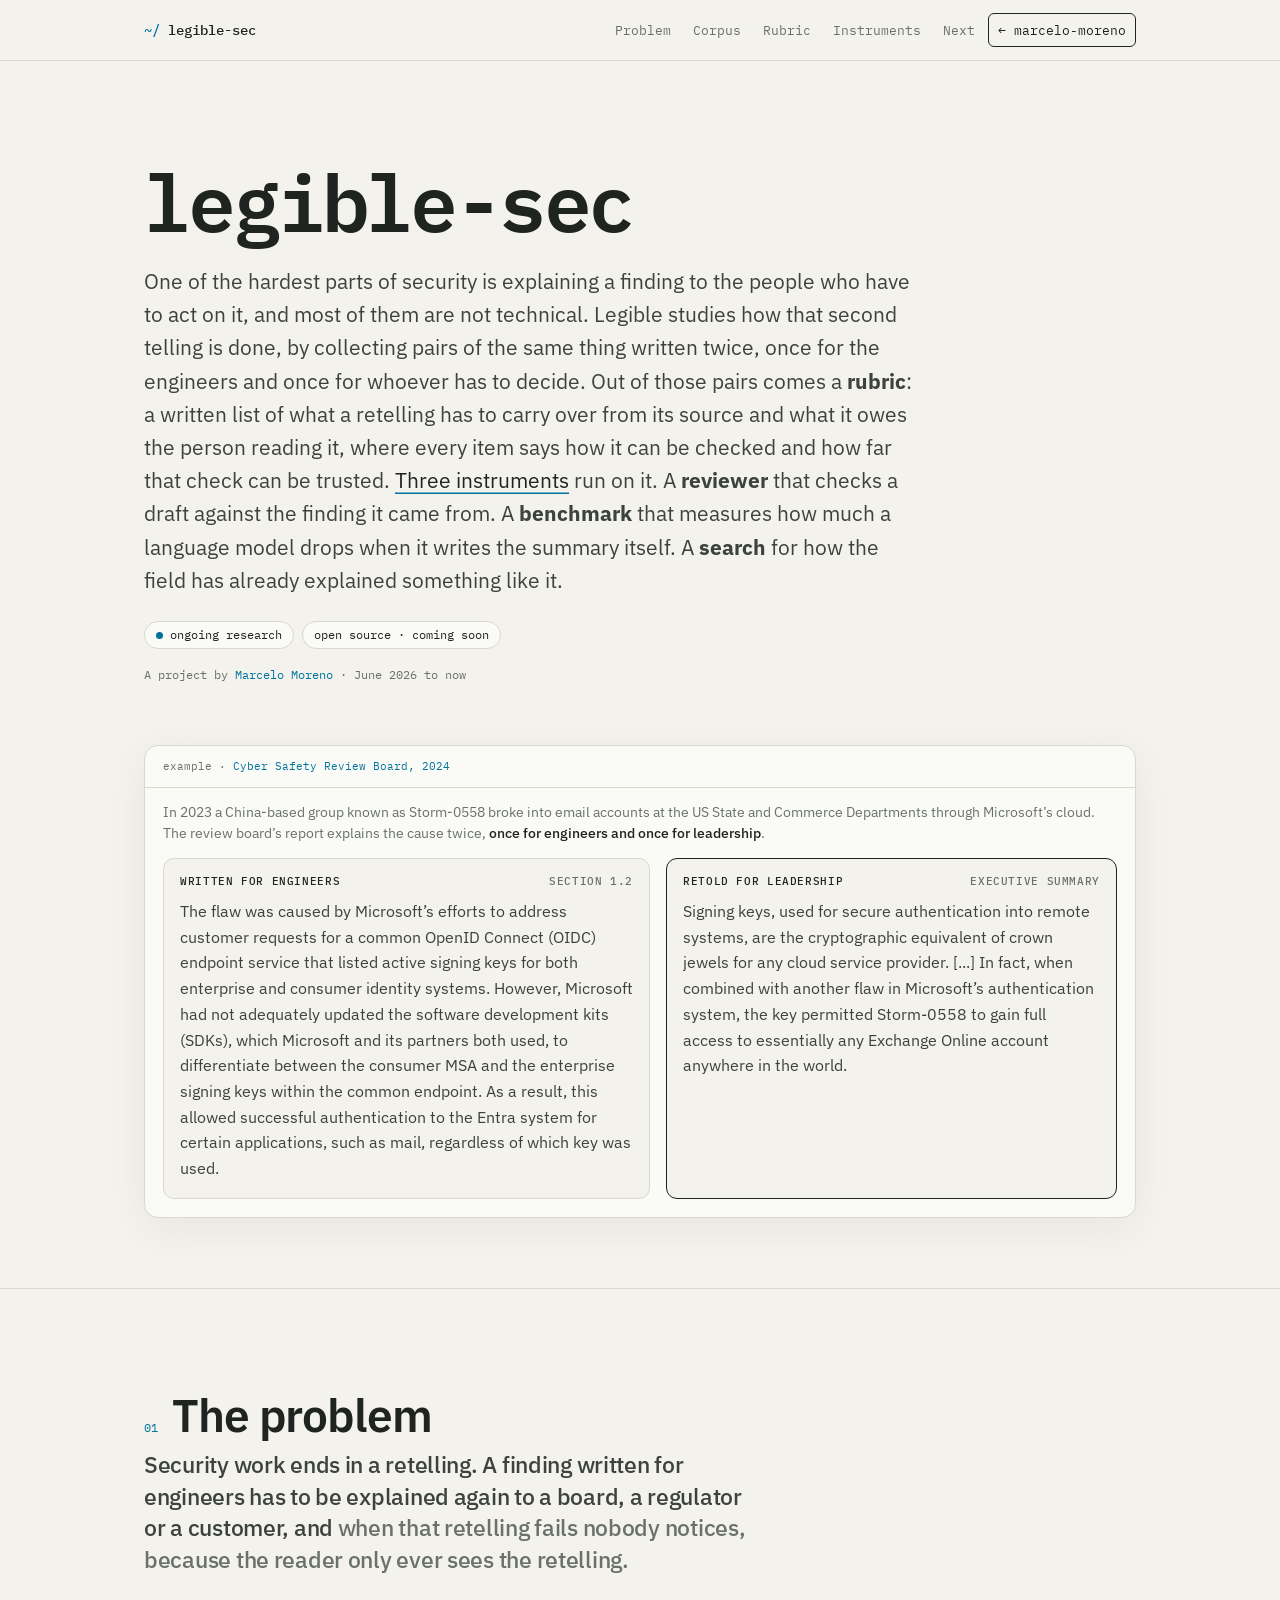
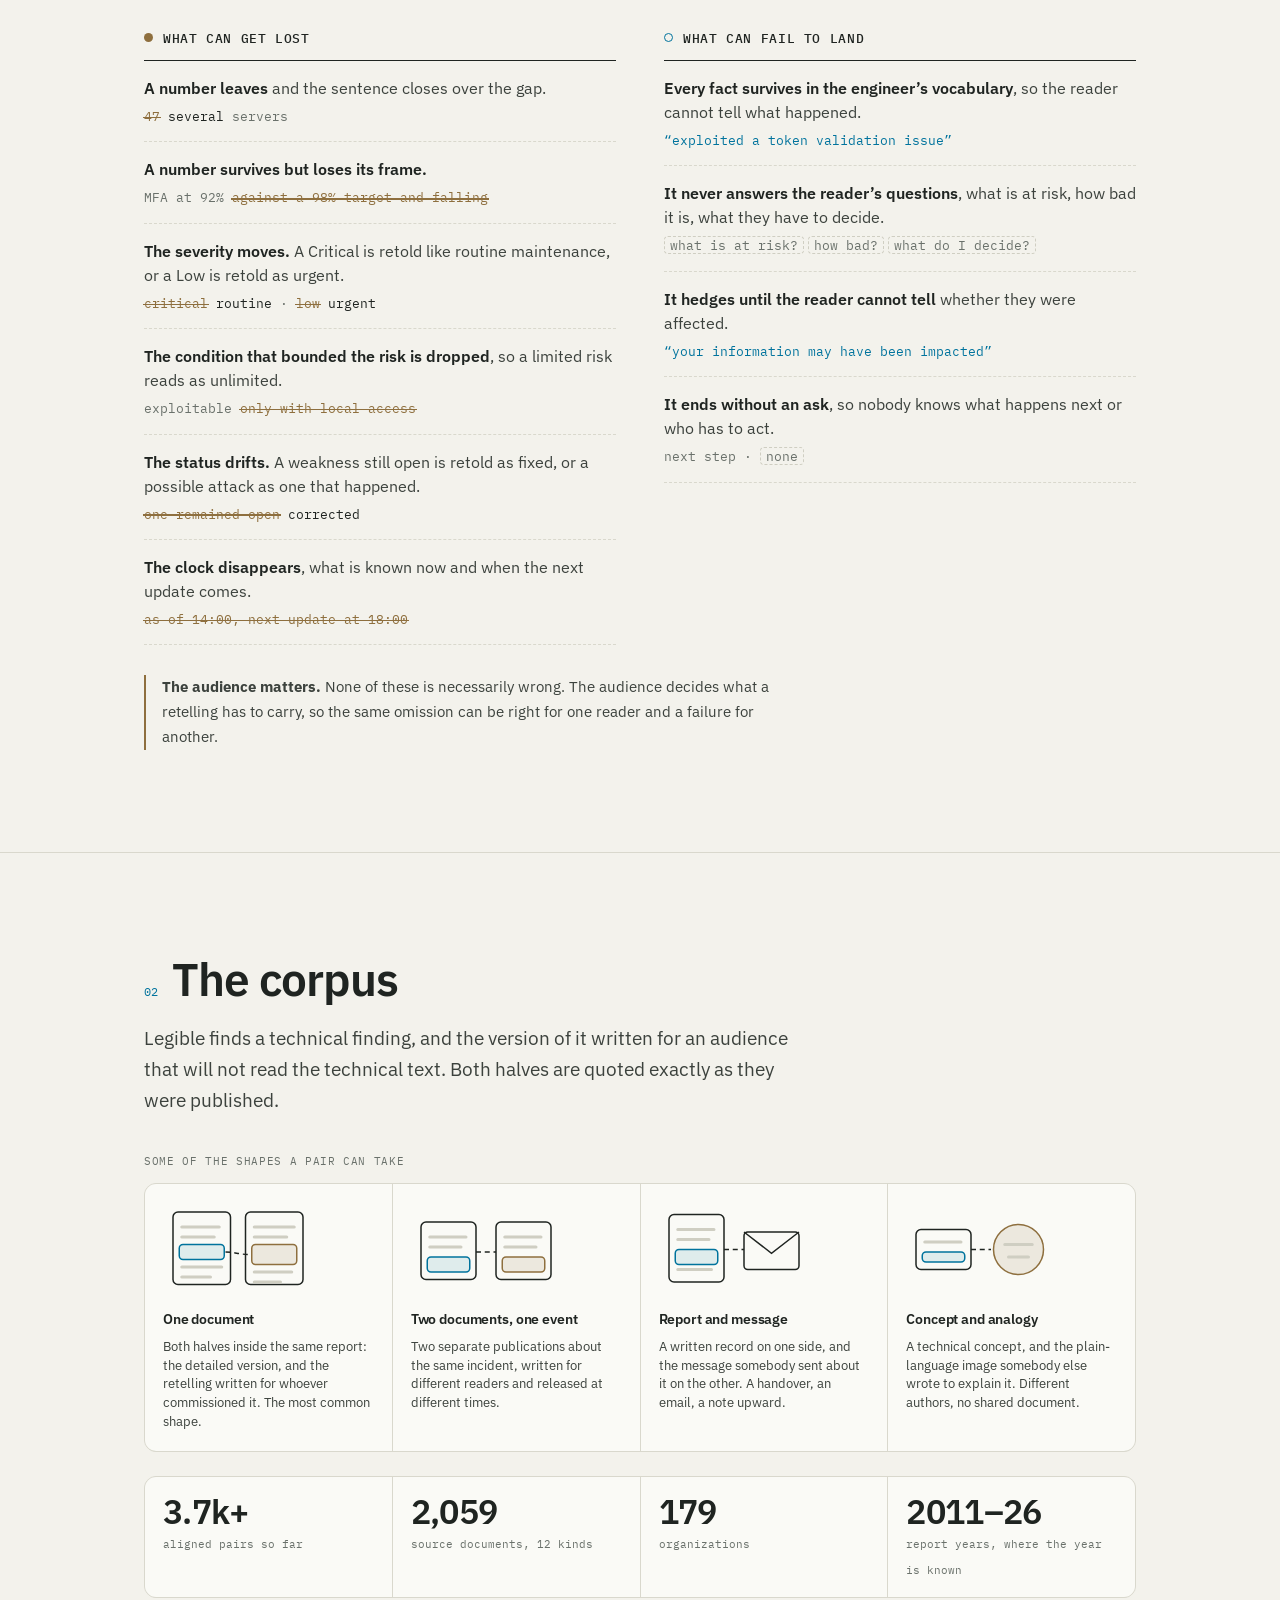
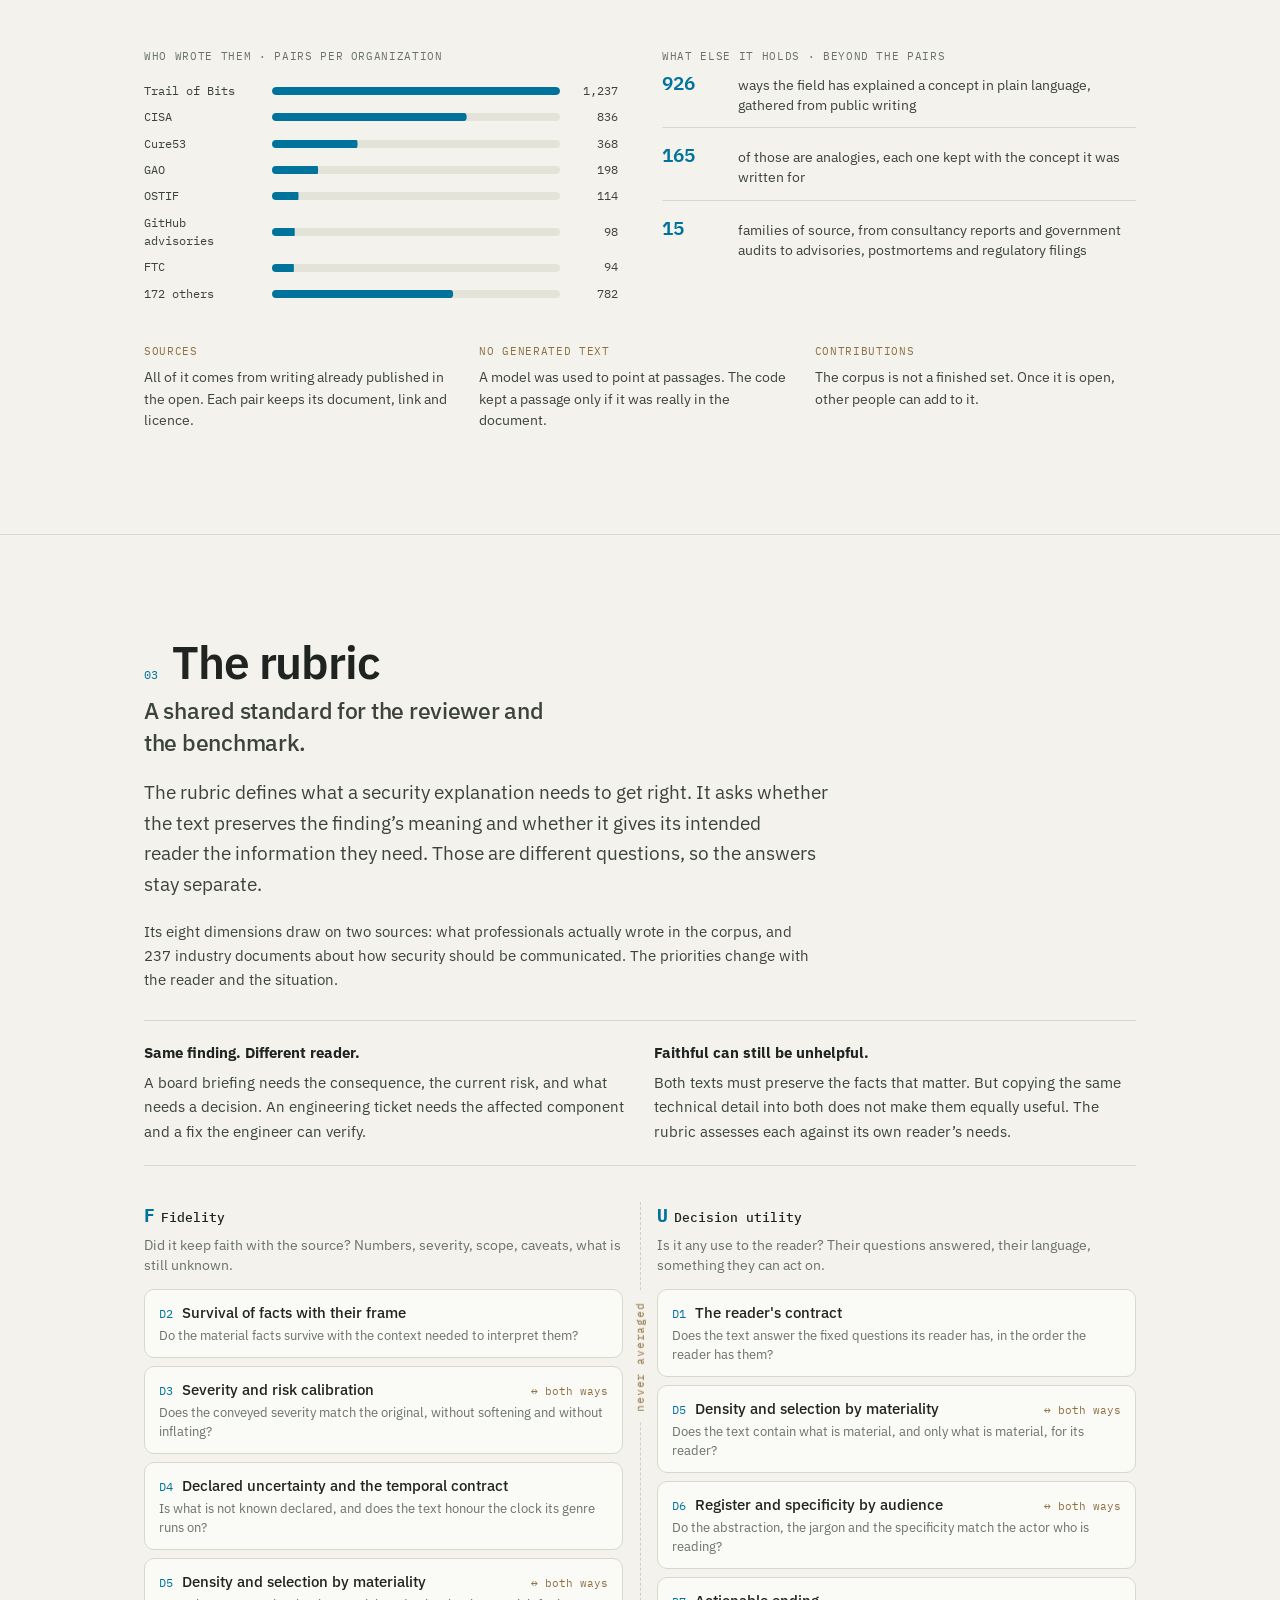
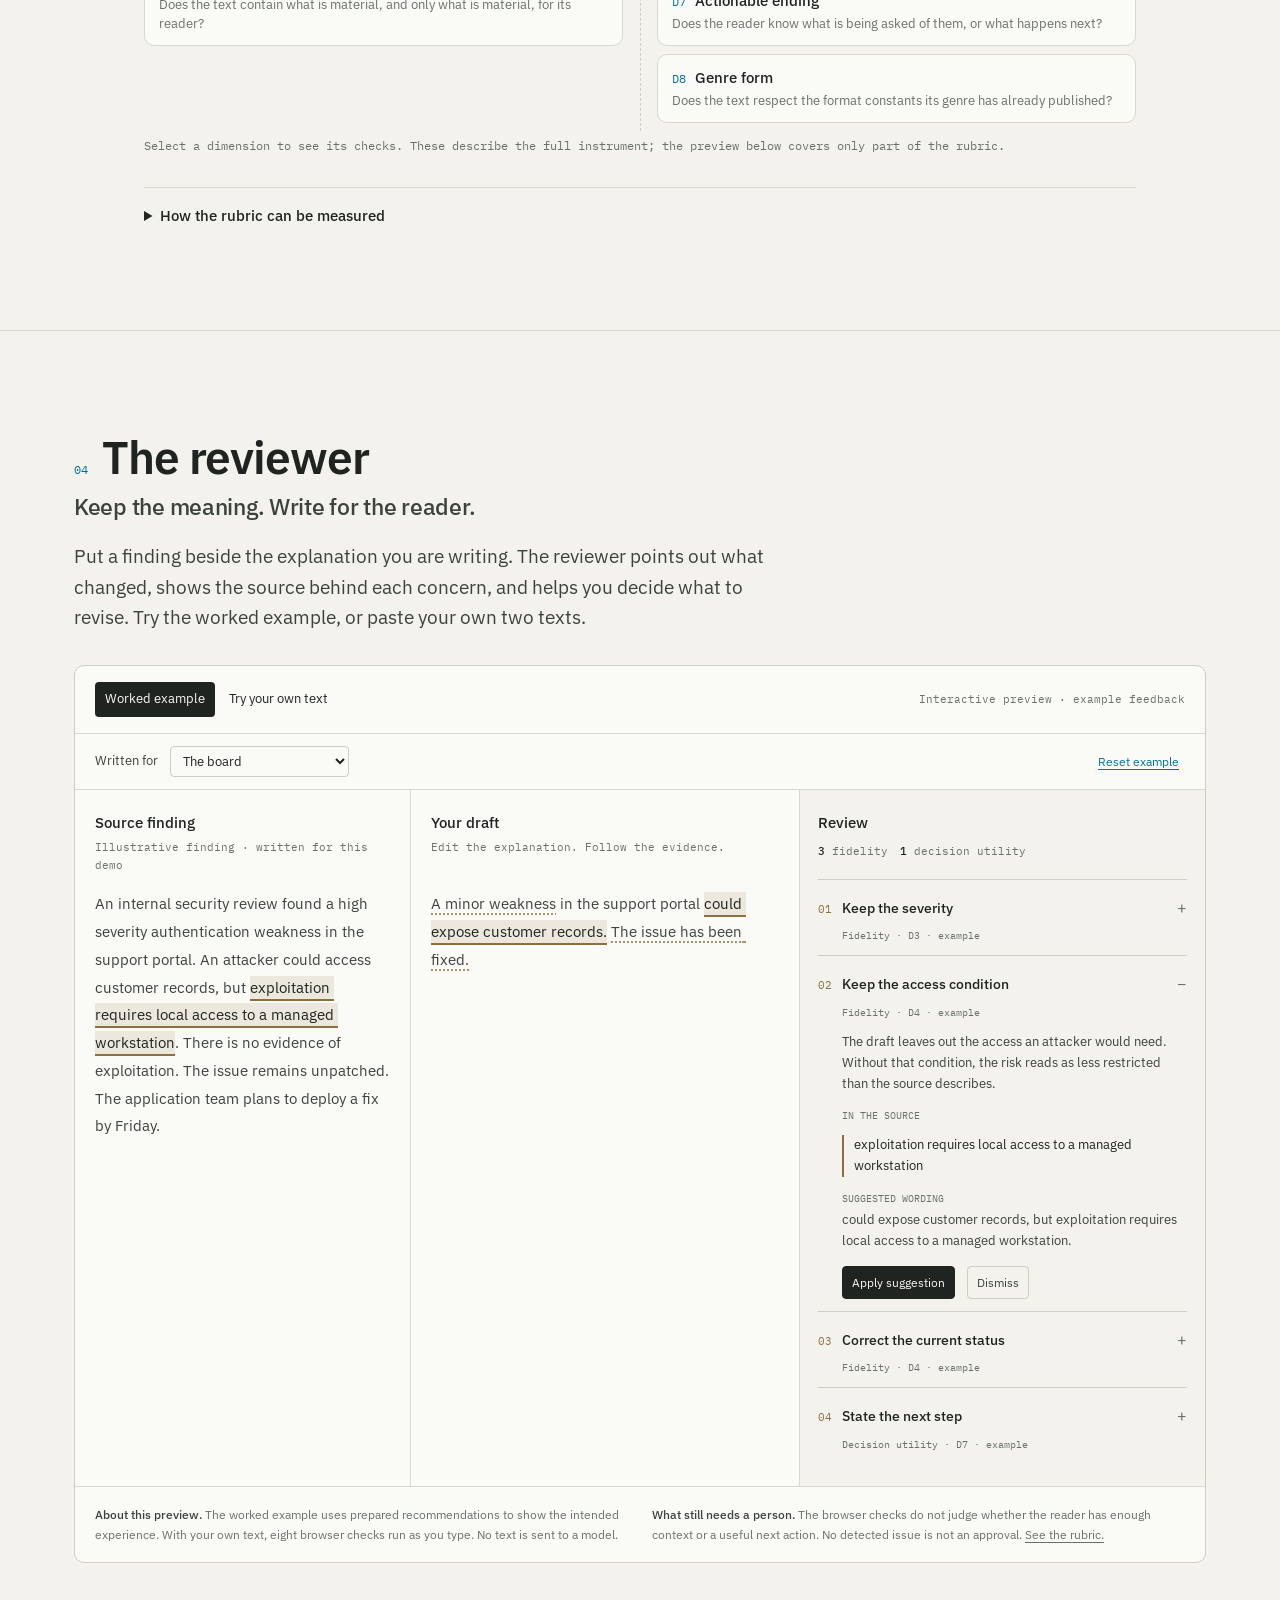
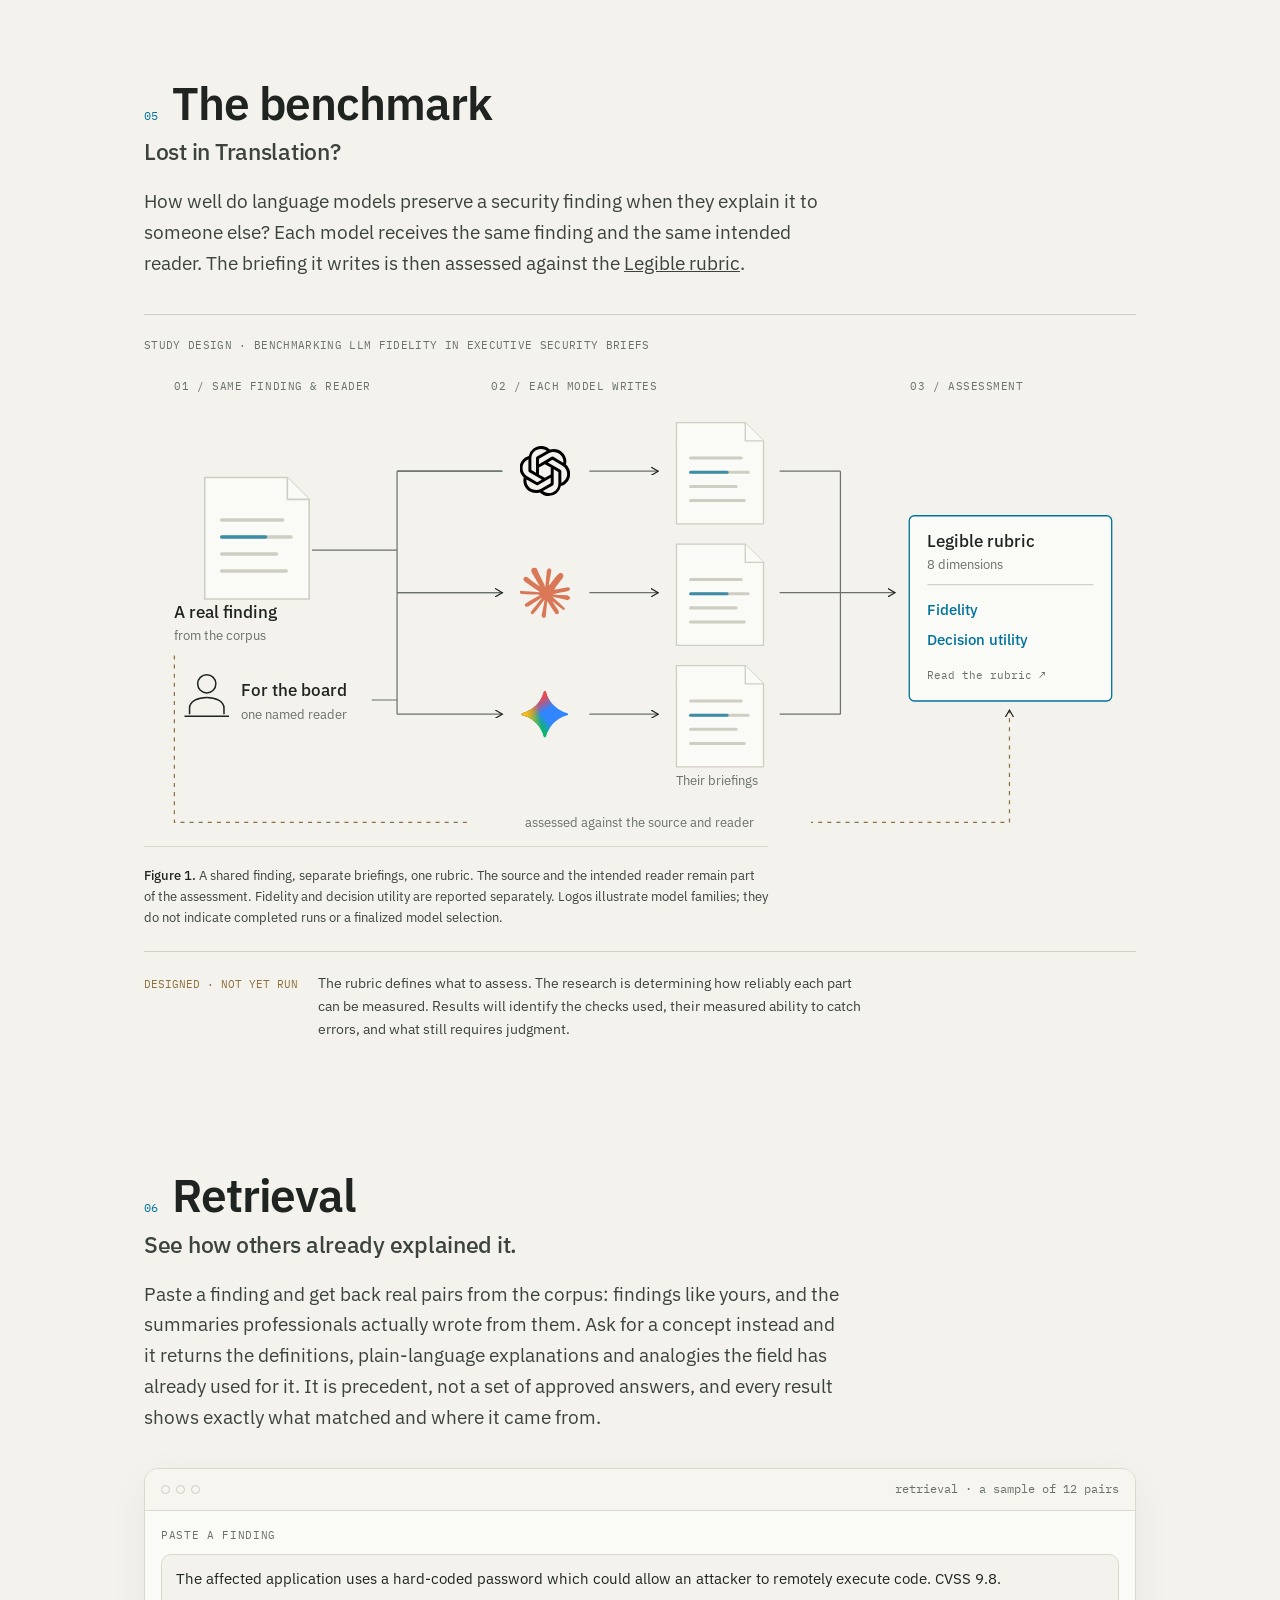
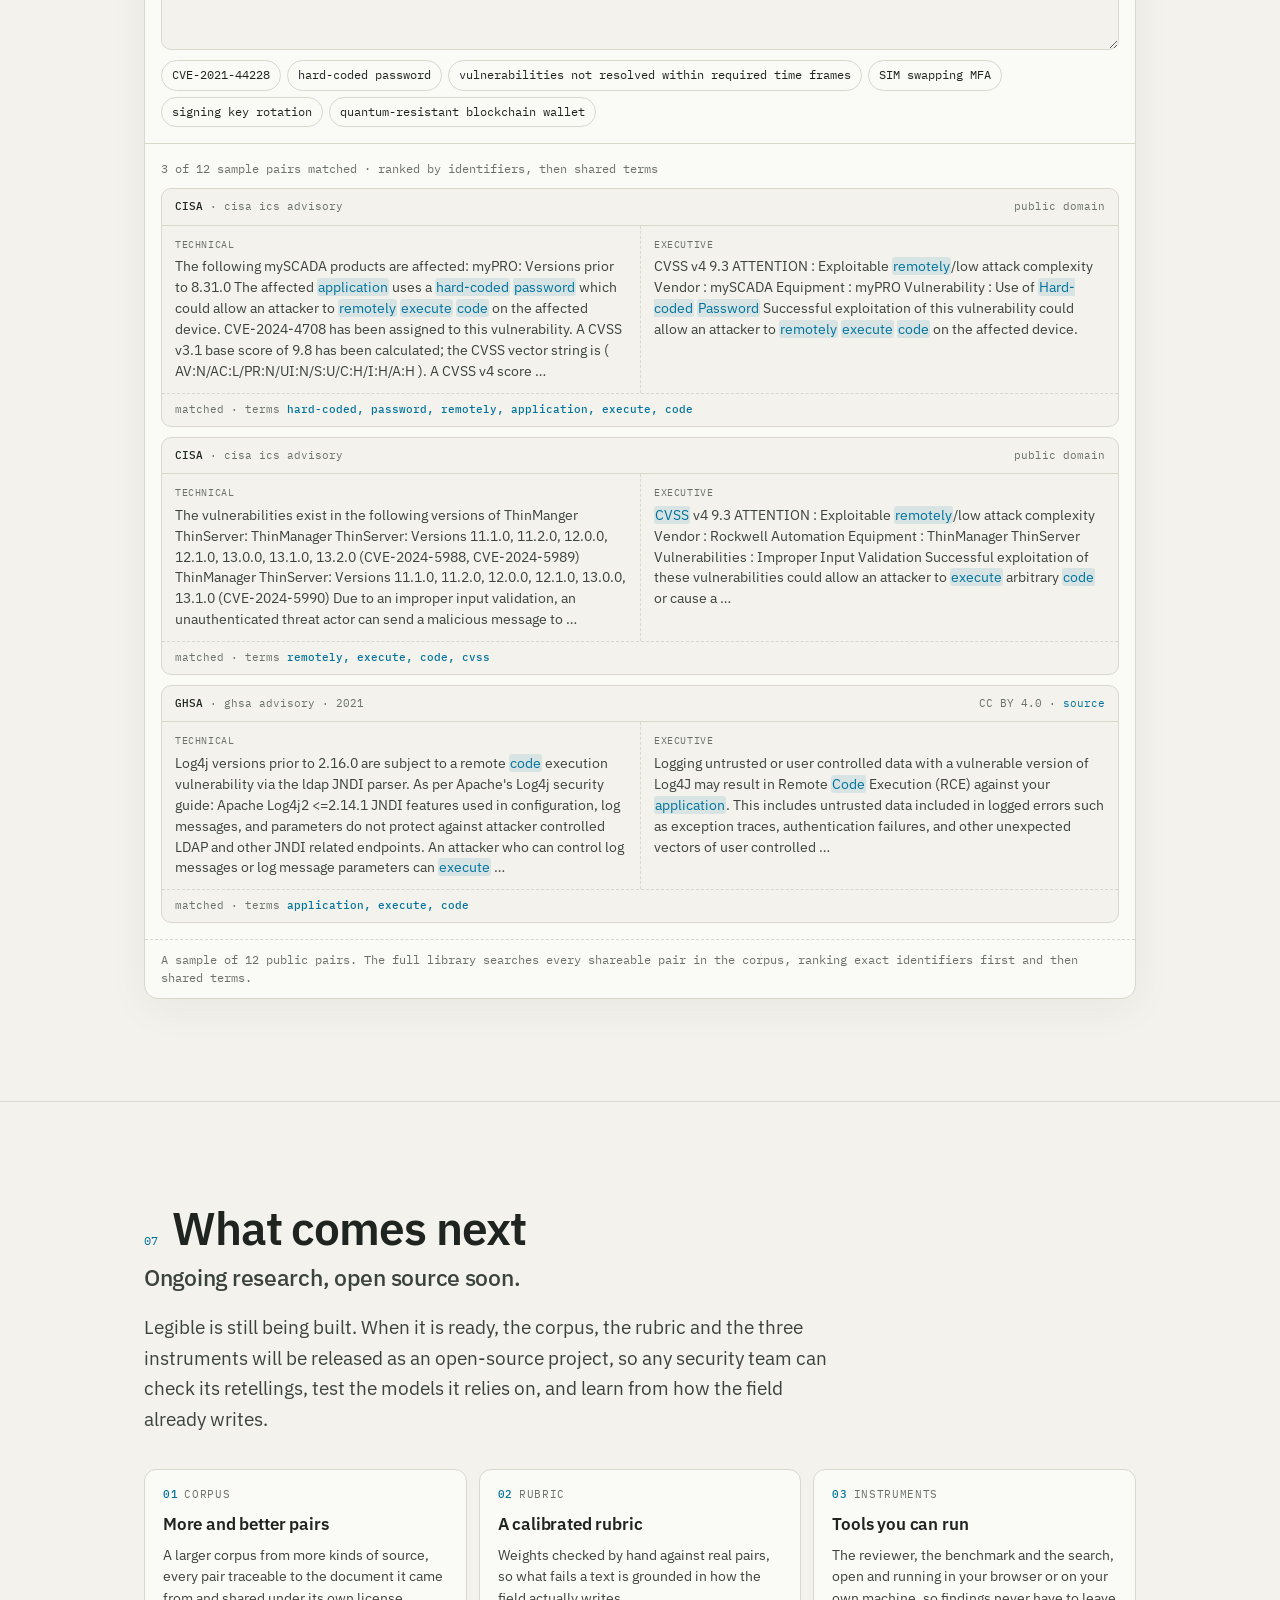
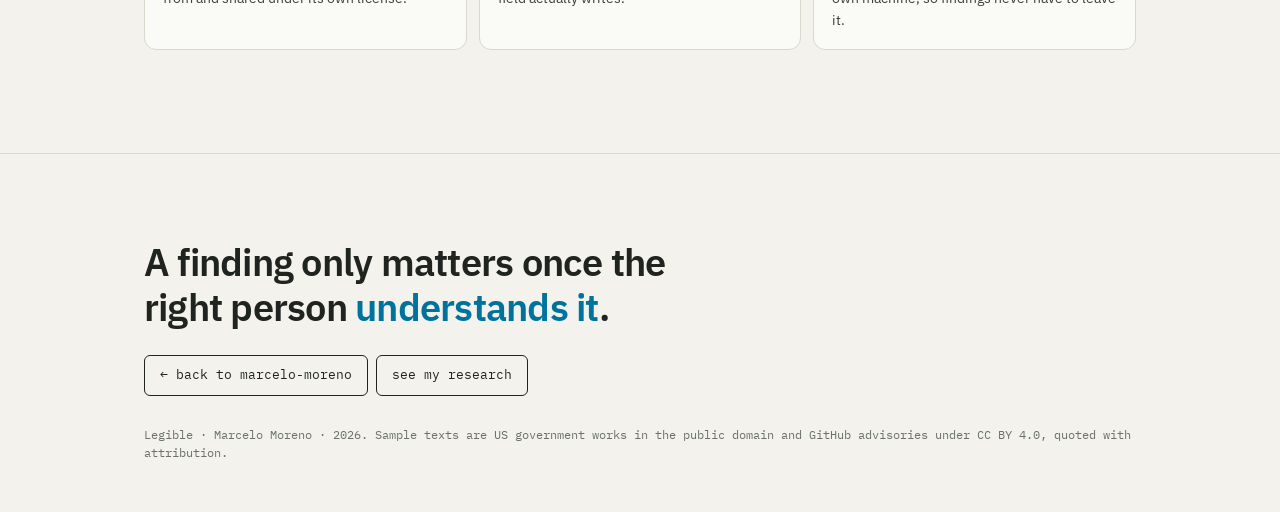
<file: legible/index.html>
<!DOCTYPE html>
<html lang="en">
<head>
<meta charset="UTF-8" />
<meta name="viewport" content="width=device-width, initial-scale=1.0" />
<title>legible-sec · Marcelo Moreno</title>
<meta name="description" content="legible-sec helps security professionals retell findings so nothing important gets lost and the reader understands. Ongoing research by Marcelo Moreno, open source soon." />
<link rel="preconnect" href="https://fonts.googleapis.com" />
<link rel="preconnect" href="https://fonts.gstatic.com" crossorigin />
<link href="https://fonts.googleapis.com/css2?family=IBM+Plex+Mono:wght@400;500;600&family=IBM+Plex+Sans:wght@400;500;600&display=swap" rel="stylesheet" />
<style>
  :root {
    --ink: #1f2421; --soft: #6a716b; --body: #3c423d; --paper: #f3f2ec; --card: #fafaf6; --rule: #d9d8cd; --rule2: #cfcec2;
    --accent: oklch(0.52 0.11 232); --gold: #8e6f3e;
    --acc-t: color-mix(in oklch, var(--accent) 11%, transparent); --gold-t: color-mix(in srgb, var(--gold) 13%, transparent);
    --mono: "IBM Plex Mono", ui-monospace, monospace; --sans: "IBM Plex Sans", system-ui, sans-serif;
    --ease: cubic-bezier(.2,.7,.2,1);
  }
  * { box-sizing: border-box; margin: 0; padding: 0; }
  html { scroll-behavior: smooth; scroll-padding-top: 70px; }
  body { background: var(--paper); color: var(--ink); font-family: var(--sans); line-height: 1.6; -webkit-font-smoothing: antialiased; }
  a { color: inherit; }
  button { font: inherit; color: inherit; background: none; border: 0; cursor: pointer; }
  :focus-visible { outline: 2px solid var(--accent); outline-offset: 2px; border-radius: 4px; }
  .wrap { max-width: 900px; margin: 0 auto; padding-inline: clamp(16px, 5vw, 52px); }
  .wide { max-width: 1080px; margin: 0 auto; padding-inline: clamp(16px, 4vw, 44px); }
  .mono { font-family: var(--mono); }
  .label { font-family: var(--mono); font-size: 11px; letter-spacing: .06em; text-transform: uppercase; color: var(--soft); }
  .sr { position: absolute; width: 1px; height: 1px; overflow: hidden; clip: rect(0 0 0 0); white-space: nowrap; }

  /* top bar */
  .top { position: sticky; top: 0; z-index: 50; border-bottom: 1px solid var(--rule); background: color-mix(in srgb, var(--paper) 88%, transparent); backdrop-filter: blur(8px); }
  .top .wide { display: flex; justify-content: space-between; align-items: center; padding-block: 13px; gap: 14px; }
  .brand { font-family: var(--mono); font-weight: 500; font-size: 14px; text-decoration: none; white-space: nowrap; }
  .brand::before { content: "~/ "; color: var(--accent); }
  .brand .v { color: var(--soft); font-size: 11px; margin-left: 6px; }
  .topnav { display: flex; align-items: center; gap: 4px; }
  .topnav a { font-family: var(--mono); font-size: 12.5px; color: var(--soft); text-decoration: none; padding: 6px 9px; border-radius: 6px; transition: .15s; }
  .topnav a:hover { color: var(--ink); background: var(--card); }
  .topnav .back { color: var(--ink); border: 1px solid var(--ink); }
  .topnav .back:hover { background: var(--ink); color: var(--paper); }
  @media (max-width: 760px) { .topnav .j { display: none; } }

  /* sections */
  section { padding-block: clamp(56px, 8vw, 104px); border-top: 1px solid var(--rule); }
  .sec-head { display: flex; align-items: baseline; gap: 14px; margin-bottom: 8px; }
  .sec-head .n { font-family: var(--mono); font-size: 12px; color: var(--accent); }
  .sec-head .label { font-family: var(--sans); font-size: clamp(30px, 4.2vw, 46px); line-height: 1.08; letter-spacing: -0.024em; font-weight: 600; color: var(--ink); text-transform: none; }
  h2 { font-size: clamp(18px, 2.1vw, 23px); line-height: 1.38; letter-spacing: -0.012em; font-weight: 500; color: var(--body); max-width: 40ch; text-wrap: pretty; margin-bottom: 2px; }
  .lede { font-size: clamp(16.5px, 1.9vw, 19px); line-height: 1.62; color: var(--body); max-width: 64ch; margin-top: 18px; text-wrap: pretty; }
  .lede + .lede { margin-top: 12px; }
  .lede b { color: var(--ink); font-weight: 600; }
  .note { font-family: var(--mono); font-size: 11.5px; color: var(--soft); line-height: 1.55; }
  .note b { color: var(--ink); font-weight: 500; }
  .reveal { transition: opacity .7s var(--ease), transform .7s var(--ease); }
  .js .reveal { opacity: 0; transform: translateY(18px); }
  .js .reveal.in { opacity: 1; transform: none; }

  /* status glyphs */
  .st { display: inline-flex; align-items: center; gap: 7px; font-family: var(--mono); font-size: 11px; color: var(--ink); border: 1px solid var(--rule); background: var(--card); border-radius: 100px; padding: 4px 11px 4px 9px; white-space: nowrap; }
  .g { width: 9px; height: 9px; border-radius: 50%; display: inline-block; flex: 0 0 auto; }
  .g.ship { background: var(--accent); }
  .g.prog { border: 1.5px solid var(--accent); background: linear-gradient(90deg, var(--accent) 50%, transparent 50%); }
  .g.plan { border: 1.5px dashed var(--soft); }
  .g.held { border-radius: 2px; border: 1.5px solid var(--gold); background: repeating-linear-gradient(45deg, var(--gold) 0 1.5px, transparent 1.5px 4px); }
  .g.arch { border: 1.5px solid var(--rule2); }

  /* ghost = what left */
  .ghost { color: var(--gold); text-decoration: line-through; text-decoration-thickness: 1px; }
  mark { background: none; color: inherit; }
  .ev { color: var(--accent); background: var(--acc-t); border-radius: 3px; padding: 0 1px; }

  /* ---------------- hero ---------------- */
  header.hero { padding-block: clamp(50px, 8vw, 100px) clamp(40px, 6vw, 70px); }
  h1 { font-family: var(--mono); font-size: clamp(40px, 7.4vw, 80px); line-height: 1.0; letter-spacing: -0.045em; font-weight: 600; color: var(--ink); }
  .hero-lede { font-size: clamp(17px, 2vw, 20.5px); line-height: 1.62; color: var(--body); max-width: 60ch; margin-top: 24px; text-wrap: pretty; }
  .hero-lede a { color: var(--ink); text-decoration: none; box-shadow: inset 0 -1.5px 0 var(--accent); transition: color .15s; }
  .hero-lede a:hover { color: var(--accent); }
  .hero-meta { display: flex; flex-wrap: wrap; gap: 8px; margin-top: 24px; }
  .tag { display: inline-flex; align-items: center; gap: 7px; font-family: var(--mono); font-size: 11.5px; color: var(--ink); border: 1px solid var(--rule); background: var(--card); border-radius: 100px; padding: 4px 11px; white-space: nowrap; }
  .tag i { width: 7px; height: 7px; border-radius: 50%; background: var(--accent); animation: pulse 2.4s ease-out infinite; }
  @keyframes pulse { 0% { box-shadow: 0 0 0 0 color-mix(in oklch, var(--accent) 55%, transparent); } 70%, 100% { box-shadow: 0 0 0 7px transparent; } }
  .byline { font-family: var(--mono); font-size: 12px; color: var(--soft); margin-top: 16px; }
  .byline a { color: var(--accent); text-decoration: none; }

  .ms { margin-top: clamp(38px, 6vw, 60px); border: 1px solid var(--rule); background: var(--card); border-radius: 14px; overflow: hidden; box-shadow: 0 10px 40px rgba(31,36,33,.06); }
  .ms-top { display: flex; justify-content: space-between; align-items: center; gap: 10px; padding: 12px 18px; border-bottom: 1px solid var(--rule); flex-wrap: wrap; }
  .ms-top .src { font-family: var(--mono); font-size: 11px; color: var(--soft); }
  .ms-top .src a { color: var(--accent); text-decoration: none; }
  .ms-ctx { padding: 14px 18px 0; font-size: 14px; color: var(--soft); line-height: 1.5; }
  .ms-ctx b { color: var(--ink); font-weight: 500; }
  .ms-grid { display: grid; grid-template-columns: 1.08fr 1fr; gap: 16px; padding: 14px 18px 18px; }
  .ms-half { border: 1px solid var(--rule); border-radius: 11px; padding: 14px 16px 16px; background: var(--paper); transition: opacity .6s ease, border-color .5s; }
  .ms-half h4 { font-family: var(--mono); font-size: 10.5px; font-weight: 500; letter-spacing: .06em; text-transform: uppercase; color: var(--soft); margin-bottom: 9px; display: flex; justify-content: space-between; gap: 8px; }
  .ms-half h4 b { color: var(--ink); font-weight: 500; }
  .ms-half p { font-size: clamp(14px, 1.5vw, 15.5px); line-height: 1.66; color: var(--body); }
  .ms .jg, .ms .k { border-radius: 3px; transition: color .45s, background-color .45s, box-shadow .45s; }
  .ms.p1 .jg { color: var(--gold); box-shadow: inset 0 -1.5px 0 color-mix(in srgb, var(--gold) 55%, transparent); }
  .ms .ret { opacity: .28; }
  .ms.p2 .ret, .ms.p3 .ret, .ms.p4 .ret { opacity: 1; border-color: var(--ink); }
  .ms.p3 .k.a, .ms.p4 .k.a { color: var(--ink); background: var(--acc-t); box-shadow: inset 0 -1.5px 0 var(--accent); }
  .ms.p4 .k.b { color: var(--ink); background: var(--gold-t); box-shadow: inset 0 -1.5px 0 var(--gold); }
  .ms.p3 .k.a .jg, .ms.p4 .k .jg { color: inherit; box-shadow: none; }
  .ms-led { border-top: 1px dashed var(--rule); padding: 12px 18px 15px; display: grid; gap: 7px; }
  .ms-led .row { display: grid; grid-template-columns: 110px 1fr 22px 1fr; gap: 10px; align-items: baseline; font-family: var(--mono); font-size: 12px; color: var(--body); opacity: .28; transition: opacity .45s ease; }
  .ms-led .row .lab { color: var(--soft); }
  .ms-led .row .ar { color: var(--soft); text-align: center; }
  .ms-led .row .to { color: var(--ink); font-weight: 500; }
  .ms.p1 .ms-led .r1, .ms.p2 .ms-led .r1, .ms.p3 .ms-led .r1, .ms.p4 .ms-led .r1 { opacity: 1; }
  .ms.p3 .ms-led .r2, .ms.p4 .ms-led .r2 { opacity: 1; }
  .ms.p4 .ms-led .r3 { opacity: 1; }
  .ms-led .r2 .to { color: var(--accent); } .ms-led .r3 .to { color: var(--gold); }
  @media (max-width: 760px) { .ms-grid { grid-template-columns: 1fr; } .ms-led .row { grid-template-columns: 1fr; gap: 1px; } .ms-led .row .ar { display: none; } .ms-led .row + .row { margin-top: 6px; } }

  /* ---------------- problem ---------------- */
  .intro { font-size: clamp(18px, 2.1vw, 23px); line-height: 1.38; letter-spacing: -0.012em; font-weight: 500; color: var(--body); max-width: 44ch; text-wrap: pretty; }
  .intro .soft { color: var(--soft); }
  .fails { display: grid; grid-template-columns: 1fr 1fr; gap: clamp(22px, 4vw, 48px); margin-top: clamp(34px, 5vw, 52px); }
  .fails h3 { font-family: var(--mono); font-size: 12.5px; font-weight: 500; letter-spacing: .05em; text-transform: uppercase; display: flex; align-items: center; gap: 10px; padding-bottom: 12px; border-bottom: 1px solid var(--ink); }
  .fails h3 i { width: 9px; height: 9px; border-radius: 50%; display: inline-block; }
  .fails .lost h3 i { background: var(--gold); }
  .fails .land h3 i { border: 1.5px solid var(--accent); }
  .fails ul { list-style: none; }
  .fails li { padding: 15px 0; border-bottom: 1px dashed var(--rule); font-size: 15.5px; line-height: 1.55; color: var(--body); }
  .fails li b { color: var(--ink); font-weight: 600; }
  .mx { display: block; margin-top: 7px; font-family: var(--mono); font-size: 12.5px; color: var(--soft); }
  .mx s { position: relative; text-decoration: none; color: var(--gold); }
  .mx s::after { content: ""; position: absolute; left: -1px; right: -1px; top: 55%; height: 1.5px; background: var(--gold); transform-origin: left; transform: scaleX(1); transition: transform .5s var(--ease) .35s; }
  .js .fails li:not(.in) .mx s::after { transform: scaleX(0); }
  .mx .new { color: var(--ink); }
  .mx .q { color: var(--soft); border: 1px dashed var(--rule2); border-radius: 4px; padding: 0 5px; margin-right: 4px; white-space: nowrap; }
  .mx .hl { color: var(--accent); }
  .js .fails li { opacity: 0; transform: translateY(10px); transition: opacity .5s var(--ease), transform .5s var(--ease); }
  .js .fails li.in { opacity: 1; transform: none; }
  .closer { margin-top: clamp(34px, 5vw, 50px); font-size: clamp(17px, 2vw, 20px); line-height: 1.6; color: var(--body); max-width: 62ch; }
  .closer b { color: var(--ink); font-weight: 600; }
  @media (max-width: 760px) { .fails { grid-template-columns: 1fr; } }
  /* ---------------- corpus ---------------- */
  .corp { display: grid; grid-template-columns: 1.05fr 1fr; gap: clamp(24px, 5vw, 56px); margin-top: 42px; align-items: center; }
  .docsvg { width: 100%; height: auto; display: block; overflow: visible; }
  .docsvg .pg { fill: var(--card); stroke: var(--ink); stroke-width: 1.2; }
  .docsvg .ln { stroke: var(--rule2); stroke-width: 3; stroke-linecap: round; }
  .docsvg .hl { fill: var(--acc-t); stroke: var(--accent); stroke-width: 1.4; }
  .docsvg .hl.g2 { fill: var(--gold-t); stroke: var(--gold); }
  .docsvg .wire { fill: none; stroke: var(--ink); stroke-width: 1.2; stroke-dasharray: 5 4; }
  .docsvg text { font-family: var(--mono); font-size: 11px; fill: var(--soft); }
  .docsvg text.i { fill: var(--ink); font-weight: 500; }
  .js .docsvg .hl, .js .docsvg .dl { opacity: 0; transition: opacity .5s ease; }
  .js .docsvg .wire { opacity: 0; transition: opacity .5s ease .9s; }
  .js .docsvg .hl.g2 { transition-delay: .35s; }
  .js .docsvg .dl { transition-delay: 1.2s; }
  .docsvg.in .hl, .docsvg.in .wire, .docsvg.in .dl { opacity: 1; }
  /* benchmark figure, paper style */
  .fig { margin: 30px 0 0; padding: 0; }
  .figrow { display: grid; grid-template-columns: 1.25fr 34px 0.85fr 34px 1fr; gap: 0; align-items: stretch; }
  .fcard { border: 1px solid var(--rule); border-radius: 10px; background: var(--card); padding: 14px 15px 15px; display: flex; flex-direction: column; }
  .flab { font-family: var(--mono); font-size: 10.5px; letter-spacing: .06em; text-transform: uppercase; color: var(--soft); display: block; margin-bottom: 10px; }
  .farrow { display: flex; align-items: center; justify-content: center; }
  .farrow svg { width: 34px; height: 12px; fill: none; stroke: var(--ink); stroke-width: 1.3; opacity: .55; }
  .figdown { display: flex; justify-content: center; }
  .figdown svg { width: 12px; height: 34px; fill: none; stroke: var(--ink); stroke-width: 1.3; opacity: .55; }
  .pmt { font-size: 12.5px; line-height: 1.5; }
  .pmt .sys, .pmt .aud { margin: 0 0 8px; color: var(--body); }
  .pmt span { font-family: var(--mono); font-size: 10px; color: var(--soft); display: block; margin-bottom: 3px; }
  .pmt .aud b { font-family: var(--mono); font-size: 11px; font-weight: 600; color: var(--accent); border: 1px solid var(--accent); border-radius: 4px; padding: 1px 6px; margin-right: 5px; }
  .pmt .aud i { font-family: var(--mono); font-size: 11px; font-style: normal; color: var(--soft); border: 1px solid var(--rule); border-radius: 4px; padding: 1px 6px; margin-right: 4px; display: inline-block; }
  .fnd { border-left: 2px solid var(--rule2); padding-left: 10px; margin-top: 10px; }
  .fnd p { margin: 0; font-size: 12px; line-height: 1.5; color: var(--body); }
  .mlist { list-style: none; margin: 0 0 10px; padding: 0; }
  .mlist li { font-family: var(--mono); font-size: 12px; color: var(--body); display: flex; align-items: center; gap: 8px; padding: 5px 0; border-bottom: 1px dashed var(--rule); }
  .mlist li:last-child { border-bottom: 0; }
  .mlist i { width: 8px; height: 8px; border-radius: 50%; border: 1px solid var(--ink); flex: none; }
  .mnote { font-size: 11.5px; line-height: 1.45; color: var(--soft); margin: auto 0 0; }
  .outp { border: 1px dashed var(--rule2); border-radius: 6px; padding: 10px 11px; margin-bottom: 10px; }
  .outp p { margin: 0; font-size: 12px; line-height: 1.55; color: var(--body); }
  .outp .gh { background: var(--acc-t); border-radius: 3px; padding: 0 3px; }
  .fpanel { border: 1px solid var(--rule); border-radius: 10px; background: var(--card); padding: 14px 15px 15px; }
  .fpgrid { display: grid; grid-template-columns: repeat(3, 1fr); gap: 18px; }
  .fp b { display: block; font-size: 13px; font-weight: 600; margin-bottom: 5px; }
  .fp p { margin: 0; font-size: 12.5px; line-height: 1.5; color: var(--body); }
  .fig figcaption { font-size: 11.5px; line-height: 1.5; color: var(--soft); margin-top: 12px; }
  @media (max-width: 860px) {
    .figrow { grid-template-columns: 1fr; }
    .farrow { transform: rotate(90deg); padding: 6px 0; }
    .fcard + .farrow + .fcard { margin-top: 0; }
    .fpgrid { grid-template-columns: 1fr; gap: 12px; }
  }
  .shapes { display: grid; grid-template-columns: repeat(4, 1fr); gap: 1px; background: var(--rule); border: 1px solid var(--rule); border-radius: 12px; overflow: hidden; margin-top: 12px; }
  .shape { background: var(--card); padding: 18px 18px 20px; }
  .shape svg { width: 100%; max-width: 150px; height: auto; display: block; margin-bottom: 14px; overflow: visible; }
  .shape svg .d { fill: none; stroke: var(--ink); stroke-width: 1.2; }
  .shape svg .l { stroke: var(--rule2); stroke-width: 2.4; stroke-linecap: round; fill: none; }
  .shape svg .a { fill: var(--acc-t); stroke: var(--accent); stroke-width: 1.2; }
  .shape svg .b { fill: var(--gold-t); stroke: var(--gold); stroke-width: 1.2; }
  .shape svg .b.o { fill: var(--gold-t); }
  .shape svg .w { fill: none; stroke: var(--ink); stroke-width: 1.2; stroke-dasharray: 4 3; }
  .shape svg .env-f { stroke-dasharray: none; }
  .shape svg text.t { font-family: var(--mono); font-size: 8px; fill: var(--soft); }
  .shape h4 { font-size: 14px; font-weight: 600; margin: 0 0 6px; letter-spacing: -0.01em; }
  .shape p { font-size: 12.5px; line-height: 1.5; color: var(--body); margin: 0; }
  .facts.wide4 { grid-template-columns: repeat(4, 1fr); margin-top: 24px; }
  @media (max-width: 900px) { .shapes { grid-template-columns: repeat(2, 1fr); } .facts.wide4 { grid-template-columns: repeat(2, 1fr); } }
  @media (max-width: 560px) { .shapes { grid-template-columns: 1fr; } }
  .facts { display: grid; grid-template-columns: repeat(2, 1fr); gap: 1px; background: var(--rule); border: 1px solid var(--rule); border-radius: 12px; overflow: hidden; }
  .fact { background: var(--card); padding: 16px 18px; }
  .fact b { display: block; font-size: clamp(26px, 3.4vw, 34px); letter-spacing: -0.02em; font-weight: 600; line-height: 1.1; font-variant-numeric: tabular-nums; }
  .fact span { font-family: var(--mono); font-size: 11px; color: var(--soft); }
  .subgrid { display: grid; grid-template-columns: 1fr 1fr; gap: clamp(22px, 4vw, 44px); margin-top: 44px; }
  .bars { display: grid; gap: 8px; margin-top: 14px; }
  .bar { display: grid; grid-template-columns: 118px 1fr 48px; gap: 10px; align-items: center; font-family: var(--mono); font-size: 11.5px; color: var(--body); }
  .bar .t { height: 8px; background: color-mix(in srgb, var(--rule) 55%, transparent); border-radius: 4px; overflow: hidden; }
  .bar .t i { display: block; height: 100%; background: var(--accent); border-radius: 4px; transform-origin: left; transition: transform .9s var(--ease); }
  .js .bars:not(.in) .t i { transform: scaleX(0) !important; }
  .bar .c { text-align: right; font-variant-numeric: tabular-nums; }
  .lic { margin-top: 14px; }
  .lictrack { display: flex; height: 14px; border-radius: 7px; overflow: hidden; border: 1px solid var(--rule); }
  .lictrack .a { background: var(--accent); flex: 2586; transform-origin: left; transition: transform .9s var(--ease); }
  .lictrack .w { flex: 1141; background: repeating-linear-gradient(45deg, var(--gold) 0 2px, transparent 2px 6px); opacity: .7; transition: opacity .6s ease .8s; }
  .js .lic:not(.in) .lictrack .a { transform: scaleX(0); }
  .js .lic:not(.in) .lictrack .w { opacity: 0; }
  .lickey { display: flex; justify-content: space-between; gap: 10px; margin-top: 10px; font-family: var(--mono); font-size: 11.5px; color: var(--body); flex-wrap: wrap; }
  .lickey b { font-weight: 600; } .lickey .a b { color: var(--accent); } .lickey .w b { color: var(--gold); }
  .fieldnotes { display: grid; grid-template-columns: repeat(3, 1fr); gap: 14px; margin-top: 40px; }
  .holds { display: flex; flex-direction: column; gap: 12px; }
  .hold { display: grid; grid-template-columns: 64px 1fr; gap: 12px; align-items: baseline; padding-bottom: 12px; border-bottom: 1px solid var(--rule); }
  .hold:last-child { border-bottom: 0; padding-bottom: 0; }
  .hold b { font-family: var(--mono); font-size: 19px; font-weight: 600; color: var(--accent); }
  .hold span { font-size: 13.5px; line-height: 1.5; color: var(--body); }
  .fn { padding: 0; }
  .fn .label { color: var(--gold); display: block; margin-bottom: 6px; }
  .fn p { font-size: 14px; color: var(--body); line-height: 1.55; }
  .fn code { font-family: var(--mono); font-size: 12.5px; color: var(--ink); background: var(--card); border: 1px solid var(--rule); padding: 0 4px; border-radius: 4px; }
  @media (max-width: 820px) { .corp, .subgrid { grid-template-columns: 1fr; } .fieldnotes { grid-template-columns: 1fr; } }

  /* ---------------- rubric ---------------- */
  .axes { display: grid; grid-template-columns: 1fr 34px 1fr; margin-top: 44px; align-items: stretch; }
  .axis h3 { font-family: var(--mono); font-size: 13px; font-weight: 500; margin-bottom: 4px; }
  .axis h3 b { color: var(--accent); font-size: 18px; margin-right: 6px; }
  .axis .q { font-size: 13.5px; color: var(--soft); line-height: 1.5; margin-bottom: 14px; min-height: 3em; }
  .never { position: relative; display: flex; justify-content: center; }
  .never::before { content: ""; position: absolute; top: 0; bottom: 0; left: 50%; border-left: 1px dashed var(--rule2); }
  .never span { position: sticky; top: 45%; writing-mode: vertical-rl; transform: rotate(180deg); font-family: var(--mono); font-size: 10.5px; letter-spacing: .08em; color: var(--gold); background: var(--paper); padding: 10px 0; height: max-content; margin-top: 90px; }
  .dim { display: block; width: 100%; text-align: left; border: 1px solid var(--rule); background: var(--card); border-radius: 10px; padding: 11px 14px; margin-bottom: 8px; transition: border-color .2s, transform .25s var(--ease); }
  .dim:hover, .dim:focus-visible, .dim[aria-expanded="true"] { border-color: var(--ink); }
  .dim .dh { display: flex; align-items: baseline; gap: 9px; }
  .dim .id { font-family: var(--mono); font-size: 12px; color: var(--accent); }
  .dim .nm { font-size: 14.5px; font-weight: 500; flex: 1; }
  .dim .bi { font-family: var(--mono); font-size: 10.5px; color: var(--gold); white-space: nowrap; }
  .dim .dq { font-size: 13px; color: var(--soft); margin-top: 3px; line-height: 1.45; }
  .dim .chk { display: flex; flex-wrap: wrap; gap: 5px; max-height: 0; overflow: hidden; opacity: 0; transition: max-height .35s var(--ease), opacity .3s, margin .3s; }
  .dim:hover .chk, .dim:focus-visible .chk, .dim[aria-expanded="true"] .chk { max-height: 120px; opacity: 1; margin-top: 9px; }
  .chip { font-family: var(--mono); font-size: 10.5px; padding: 3px 8px; border-radius: 5px; border: 1px solid var(--rule); background: var(--paper); color: var(--ink); white-space: nowrap; }
  .chip .l { color: var(--soft); margin-right: 4px; }
  .chip.un { border-style: dashed; color: var(--soft); }
  .bid { display: none; margin-top: 8px; font-size: 12.5px; color: var(--body); }
  .dim:hover .bid, .dim:focus-visible .bid, .dim[aria-expanded="true"] .bid { display: block; }
  .bid .sl { display: inline-flex; gap: 4px; align-items: center; font-family: var(--mono); font-size: 10.5px; }
  .bid .sl span { padding: 1px 6px; border-radius: 4px; border: 1px solid var(--rule); }
  .bid .sl .mv { animation: slide 1.8s var(--ease) infinite; color: var(--gold); border-color: var(--gold); }
  @keyframes slide { 0%, 20% { transform: translateX(0); } 45%, 55% { transform: translateX(-26px); } 80%, 100% { transform: translateX(26px); } }
  @media (max-width: 760px) { .axes { grid-template-columns: 1fr; } .never { height: 40px; } .never::before { top: 50%; bottom: auto; left: 0; right: 0; border-left: 0; border-top: 1px dashed var(--rule2); } .never span { writing-mode: horizontal-tb; transform: none; position: relative; top: auto; margin: 0; padding: 0 10px; align-self: center; } .dim .chk { max-height: 120px; opacity: 1; margin-top: 9px; } }

  .ladder { margin-top: 56px; display: grid; grid-template-columns: repeat(4, 1fr); gap: 12px; }
  .rung { border-top: 2px solid var(--ink); padding-top: 12px; }
  .rung.l1 { border-top-color: var(--soft); }
  .rung.l2 { border-top: 2px dashed var(--soft); }
  .rung.h { border-top: 2px solid var(--rule2); }
  .rung .label { color: var(--ink); display: block; margin-bottom: 6px; }
  .rung .label b { color: var(--accent); margin-right: 6px; }
  .rung p { font-size: 13.5px; color: var(--body); line-height: 1.5; }
  .rung em { font-style: normal; font-family: var(--mono); font-size: 11.5px; color: var(--soft); display: block; margin-top: 8px; }
  .js .ladder .rung { opacity: 0; transform: translateY(10px); transition: .5s var(--ease); }
  .ladder.in .rung { opacity: 1; transform: none; }
  .ladder.in .rung:nth-child(2) { transition-delay: .15s; } .ladder.in .rung:nth-child(3) { transition-delay: .3s; } .ladder.in .rung:nth-child(4) { transition-delay: .45s; }
  @media (max-width: 760px) { .ladder { grid-template-columns: 1fr 1fr; } }

  .behave { margin-top: 56px; border: 1px solid var(--rule); background: var(--card); border-radius: 14px; padding: clamp(18px, 3vw, 28px); }
  .behave h3 { font-size: 19px; font-weight: 600; letter-spacing: -0.01em; }
  .behave .sub { font-size: 14px; color: var(--soft); margin-top: 4px; max-width: 62ch; }
  .adh { margin-top: 20px; display: grid; gap: 9px; position: relative; }
  .adh .r { display: grid; grid-template-columns: minmax(0, 250px) 1fr 44px; gap: 12px; align-items: center; font-size: 13.5px; color: var(--body); }
  .adh .r .t { position: relative; height: 10px; background: color-mix(in srgb, var(--rule) 55%, transparent); border-radius: 5px; }
  .adh .r .t i { position: absolute; left: 0; right: 0; top: 0; bottom: 0; border-radius: 5px; background: var(--rule2); transform-origin: left; transition: transform 1s var(--ease); }
  .adh .r.ok .t i { background: var(--accent); }
  .adh .r .t::after { content: ""; position: absolute; left: 70%; top: -5px; bottom: -5px; border-left: 1px dashed var(--ink); }
  .adh .r .p { font-family: var(--mono); font-size: 12px; text-align: right; font-variant-numeric: tabular-nums; }
  .adh .r.hot { color: var(--ink); font-weight: 500; }
  .adh .r.hot .p { color: var(--gold); font-weight: 600; }
  .js .adh:not(.in) .t i { transform: scaleX(0) !important; }
  .adh-key { display: flex; flex-wrap: wrap; gap: 6px 18px; margin-top: 14px; }
  @media (max-width: 560px) { .adh .r { grid-template-columns: 1fr 44px; } .adh .r .t { grid-column: 1 / -1; grid-row: 2; } }

  /* ---------------- instruments shared ---------------- */
  .inst-head { display: flex; justify-content: space-between; align-items: flex-end; gap: 12px 24px; flex-wrap: wrap; }
  .demo { margin-top: 36px; border: 1px solid var(--rule); background: var(--card); border-radius: 14px; overflow: hidden; box-shadow: 0 10px 40px rgba(31,36,33,.05); }
  .demo-top { display: flex; justify-content: space-between; align-items: center; gap: 10px; padding: 11px 16px; border-bottom: 1px solid var(--rule); background: color-mix(in srgb, var(--paper) 60%, var(--card)); flex-wrap: wrap; }
  .demo-top .dots { display: flex; gap: 6px; } .demo-top .dots i { width: 9px; height: 9px; border-radius: 50%; border: 1px solid var(--rule2); }
  .demo-top .ttl { font-family: var(--mono); font-size: 11.5px; color: var(--soft); }
  .demo-foot { border-top: 1px dashed var(--rule); padding: 11px 16px; }
  textarea { width: 100%; font: 15px/1.55 var(--sans); color: var(--ink); background: var(--paper); border: 1px solid var(--rule); border-radius: 10px; padding: 12px 14px; resize: vertical; }
  textarea:focus { outline: none; border-color: var(--accent); box-shadow: 0 0 0 3px var(--acc-t); }
  .pills { display: flex; flex-wrap: wrap; gap: 6px; }
  .pill { font-family: var(--mono); font-size: 11.5px; padding: 5px 10px; border-radius: 100px; border: 1px solid var(--rule); background: var(--card); transition: .15s; }
  .pill:hover { border-color: var(--ink); }
  .pill[aria-pressed="true"] { background: var(--ink); color: var(--paper); border-color: var(--ink); }

  /* retrieval */
  .rv { display: grid; grid-template-columns: 1fr; }
  .rv-in { padding: 16px; display: grid; gap: 10px; border-bottom: 1px solid var(--rule); }
  .rv-out { padding: 6px 16px 16px; display: grid; gap: 10px; min-height: 120px; }
  .rv-meta { font-family: var(--mono); font-size: 11.5px; color: var(--soft); padding-top: 10px; }
  .hit { border: 1px solid var(--rule); border-radius: 10px; background: var(--paper); overflow: hidden; animation: hitin .35s var(--ease) both; }
  @keyframes hitin { from { opacity: 0; transform: translateY(6px); } }
  .hit-h { display: flex; justify-content: space-between; gap: 8px; padding: 9px 13px; border-bottom: 1px solid var(--rule); font-family: var(--mono); font-size: 11px; color: var(--soft); flex-wrap: wrap; }
  .hit-h b { color: var(--ink); font-weight: 500; }
  .hit-h a { color: var(--accent); text-decoration: none; }
  .hit-b { display: grid; grid-template-columns: 1fr 1fr; }
  .hit-b > div { padding: 11px 13px; font-size: 13.5px; line-height: 1.55; color: var(--body); }
  .hit-b > div + div { border-left: 1px dashed var(--rule); }
  .hit-b .label { display: block; margin-bottom: 4px; font-size: 10px; }
  .hit-s { padding: 7px 13px; border-top: 1px dashed var(--rule); font-family: var(--mono); font-size: 11px; color: var(--soft); }
  .hit-s b { color: var(--accent); font-weight: 500; }
  .empty { font-family: var(--mono); font-size: 12.5px; color: var(--soft); padding: 22px 4px; }
  @media (max-width: 640px) { .hit-b { grid-template-columns: 1fr; } .hit-b > div + div { border-left: 0; border-top: 1px dashed var(--rule); } }

  /* benchmark */
  .errs { display: grid; grid-template-columns: repeat(5, 1fr); gap: 10px; margin-top: 30px; }
  .err { border: 1px solid var(--rule); background: var(--card); border-radius: 10px; padding: 13px 13px 14px; }
  .err .label { display: flex; justify-content: space-between; gap: 6px; }
  .err .label b { color: var(--accent); font-weight: 500; }
  .err h4 { font-size: 15px; font-weight: 600; margin: 6px 0 5px; line-height: 1.25; }
  .err p { font-size: 12.5px; color: var(--soft); line-height: 1.45; }
  .err .fx { font-family: var(--mono); font-size: 12.5px; margin-top: 9px; color: var(--body); line-height: 1.5; }
  @media (max-width: 900px) { .errs { grid-template-columns: repeat(2, 1fr); } }
  @media (max-width: 480px) { .errs { grid-template-columns: 1fr; } }
  .btn { font-family: var(--mono); font-size: 12.5px; padding: 7px 13px; border-radius: 7px; border: 1px solid var(--ink); background: var(--ink); color: var(--paper); transition: .15s; }
  .btn.ghostb { background: transparent; color: var(--ink); }
  .btn.ghostb:hover { background: var(--ink); color: var(--paper); }

  .pipe { margin-top: 34px; border: 1px solid var(--rule); background: var(--card); border-radius: 14px; padding: clamp(14px, 2.4vw, 24px); }
  .pipe svg { width: 100%; height: auto; display: block; overflow: visible; }
  .pipe .bx { fill: var(--paper); stroke: var(--ink); stroke-width: 1.2; }
  .pipe .bx.rv { fill: var(--acc-t); stroke: var(--accent); }
  .pipe .tt { font-family: var(--mono); font-size: 12px; fill: var(--ink); font-weight: 500; }
  .pipe .st { font-family: var(--mono); font-size: 10.5px; fill: var(--soft); }
  .pipe .wire { stroke: var(--rule2); stroke-width: 1.4; stroke-dasharray: 4 4; fill: none; }
  .pipe .ln { stroke: var(--rule2); stroke-width: 3; stroke-linecap: round; }
  .pipe .wl { stroke: var(--ink); stroke-width: 3; stroke-linecap: round; transform-box: fill-box; transform-origin: left center; }
  .pipe .scan { fill: var(--accent); opacity: .16; }
  .pipe .doc { fill: var(--card); stroke: var(--ink); stroke-width: 1.2; }
  .pipe .oc rect { fill: var(--paper); stroke: var(--rule2); stroke-width: 1.2; }
  .pipe .oc text { font-family: var(--mono); font-size: 11px; fill: var(--soft); }
  .pipe .oc.pre rect { stroke: var(--accent); } .pipe .oc.pre text { fill: var(--accent); }
  .pipe .oc.los rect { stroke: var(--gold); } .pipe .oc.los text { fill: var(--gold); }
  .pipe .oc.une rect { stroke-dasharray: 3 3; }
  .on .pipe .tok { animation: tok 7s var(--ease) infinite; }
  .on .pipe .wl { animation: write 7s linear infinite; }
  .on .pipe .wl.w2 { animation-name: write2; } .on .pipe .wl.w3 { animation-name: write3; }
  .on .pipe .scan { animation: scan 7s linear infinite; }
  .on .pipe .oc.pre rect { animation: lit 7s infinite; } .on .pipe .oc.los rect { animation: lit 7s infinite .5s; } .on .pipe .oc.une rect { animation: lit 7s infinite 1s; }
  @keyframes tok { 0% { transform: translateX(0); opacity: 0; } 4% { opacity: 1; } 26% { transform: translateX(90px); } 40% { transform: translateX(90px); opacity: 1; } 56% { transform: translateX(335px); opacity: 1; } 60%, 100% { transform: translateX(335px); opacity: 0; } }
  @keyframes write { 0%, 30% { transform: scaleX(0); } 42% { transform: scaleX(1); } 92% { transform: scaleX(1); } 100% { transform: scaleX(0); } }
  @keyframes write2 { 0%, 38% { transform: scaleX(0); } 50% { transform: scaleX(1); } 92% { transform: scaleX(1); } 100% { transform: scaleX(0); } }
  @keyframes write3 { 0%, 46% { transform: scaleX(0); } 55% { transform: scaleX(1); } 92% { transform: scaleX(1); } 100% { transform: scaleX(0); } }
  @keyframes scan { 0%, 56% { transform: translateY(0); opacity: 0; } 58% { opacity: .18; } 74% { transform: translateY(58px); opacity: .18; } 76%, 100% { opacity: 0; transform: translateY(58px); } }
  @keyframes lit { 0%, 76% { fill: var(--paper); } 80%, 94% { fill: var(--card); stroke-width: 2.2; } 100% { fill: var(--paper); } }

  .you { display: grid; grid-template-columns: 1fr 1fr; }
  .you-col { padding: 16px; display: flex; flex-direction: column; gap: 10px; min-width: 0; }
  .you-col + .you-col { border-left: 1px solid var(--rule); }
  .you textarea { min-height: 170px; }
  .you .row2 { display: flex; justify-content: space-between; align-items: center; gap: 8px; flex-wrap: wrap; }
  .outs { border-top: 1px solid var(--rule); padding: 14px 16px 16px; display: grid; grid-template-columns: repeat(5, 1fr); gap: 8px; }
  .out { border: 1px solid var(--rule); border-radius: 10px; padding: 10px 11px; background: var(--paper); transition: border-color .3s, background-color .3s; min-width: 0; }
  .out .on-t { font-size: 13px; font-weight: 600; line-height: 1.25; }
  .out .res { font-family: var(--mono); font-size: 11px; margin-top: 6px; display: inline-flex; align-items: center; gap: 6px; }
  .out .res::before { content: ""; width: 7px; height: 7px; border-radius: 50%; background: var(--rule2); }
  .out.preserved { border-color: color-mix(in oklch, var(--accent) 45%, transparent); }
  .out.preserved .res { color: var(--accent); } .out.preserved .res::before { background: var(--accent); }
  .out.lost { border-color: color-mix(in srgb, var(--gold) 55%, transparent); background: var(--gold-t); }
  .out.lost .res { color: var(--gold); } .out.lost .res::before { background: var(--gold); }
  .out.unexaminable { border-style: dashed; background: transparent; }
  .out.unexaminable .res { color: var(--soft); } .out.unexaminable .res::before { background: transparent; border: 1.5px dashed var(--soft); width: 5px; height: 5px; }
  .out .why { font-size: 12px; color: var(--body); margin-top: 6px; line-height: 1.4; }
  .out .why code { font-family: var(--mono); font-size: 11px; color: var(--gold); background: var(--card); border: 1px solid var(--rule); border-radius: 4px; padding: 0 4px; }
  @media (max-width: 900px) { .outs { grid-template-columns: repeat(2, 1fr); } }
  @media (max-width: 820px) { .you { grid-template-columns: 1fr; } .you-col + .you-col { border-left: 0; border-top: 1px solid var(--rule); } }
  @media (max-width: 480px) { .outs { grid-template-columns: 1fr; } }

  /* what comes next */
  .nexts { display: grid; grid-template-columns: repeat(3, 1fr); gap: 12px; margin-top: 34px; }
  .nx { border: 1px solid var(--rule); background: var(--card); border-radius: 12px; padding: 16px 18px 18px; }
  .nx .label { display: block; margin-bottom: 8px; }
  .nx .label b { color: var(--accent); font-weight: 500; margin-right: 6px; }
  .nx h4 { font-size: 17px; font-weight: 600; letter-spacing: -0.01em; margin-bottom: 6px; }
  .nx p { font-size: 14px; color: var(--body); line-height: 1.55; }
  @media (max-width: 760px) { .nexts { grid-template-columns: 1fr; } }
  /* review */
  .rvw { display: grid; grid-template-columns: 1fr 1fr; }
  .rvw-col { padding: 16px; display: flex; flex-direction: column; gap: 10px; min-width: 0; }
  .rvw-col + .rvw-col { border-left: 1px solid var(--rule); }
  .srcbox { font-size: 14px; line-height: 1.65; color: var(--body); background: var(--paper); border: 1px solid var(--rule); border-radius: 10px; padding: 12px 14px; max-height: 300px; overflow: auto; }
  .srcbox mark.hit-ev { color: var(--gold); font-weight: 600; background-image: linear-gradient(var(--gold), var(--gold)); background-size: 100% 1.5px; background-repeat: no-repeat; background-position: 0 100%; animation: grow .3s var(--ease) both; }
  @keyframes grow { from { background-size: 0 1.5px; } }
  .rvw textarea { min-height: 180px; }
  .report { border-top: 1px solid var(--rule); display: grid; grid-template-columns: 1fr 1fr; }
  .rep { padding: 14px 16px 16px; }
  .rep + .rep { border-left: 1px solid var(--rule); }
  .rep h4 { font-family: var(--mono); font-size: 11.5px; font-weight: 500; margin-bottom: 10px; display: flex; justify-content: space-between; }
  .rep h4 b { color: var(--accent); }
  .drow { border: 1px solid var(--rule); border-radius: 9px; padding: 9px 11px; margin-bottom: 7px; background: var(--paper); }
  .drow .dt { display: flex; justify-content: space-between; gap: 8px; font-size: 13px; font-weight: 500; }
  .drow .dt .v { font-family: var(--mono); font-size: 11px; font-weight: 500; }
  .v.fail { color: var(--gold); } .v.warn { color: var(--gold); opacity: .8; } .v.clear { color: var(--accent); } .v.un { color: var(--soft); }
  .drow.un { border-style: dashed; background: transparent; }
  .flag { margin-top: 7px; font-size: 12.5px; color: var(--body); line-height: 1.45; }
  .flag .c { font-family: var(--mono); font-size: 11px; color: var(--ink); }
  .flag .evs { display: flex; flex-wrap: wrap; gap: 4px; margin-top: 4px; }
  .flag .evs code { font-family: var(--mono); font-size: 11px; color: var(--gold); border: 1px solid color-mix(in srgb, var(--gold) 40%, transparent); background: var(--gold-t); border-radius: 4px; padding: 0 5px; }
  .flag .ok { font-family: var(--mono); font-size: 11px; color: var(--soft); margin-top: 4px; }
  .clean { grid-column: 1 / -1; padding: 12px 16px; border-top: 1px dashed var(--rule); font-size: 14px; color: var(--ink); background: var(--acc-t); }
  @media (max-width: 820px) { .rvw, .report { grid-template-columns: 1fr; } .rvw-col + .rvw-col, .rep + .rep { border-left: 0; border-top: 1px solid var(--rule); } }

  footer { border-top: 1px solid var(--rule); padding-block: clamp(50px, 7vw, 86px) 50px; }
  footer .ft { font-size: clamp(24px, 3.6vw, 38px); font-weight: 600; line-height: 1.18; letter-spacing: -0.02em; max-width: 24ch; text-wrap: balance; }
  footer .ft .hl { color: var(--accent); }
  footer .fl { display: flex; gap: 8px; flex-wrap: wrap; margin-top: 26px; }
  footer .fl a { font-family: var(--mono); font-size: 13px; text-decoration: none; padding: 9px 15px; border: 1px solid var(--ink); border-radius: 6px; transition: .15s; }
  footer .fl a:hover { background: var(--ink); color: var(--paper); }
  footer .colophon { margin-top: 30px; }

  @media (prefers-reduced-motion: reduce) {
    html { scroll-behavior: auto; }
    *, *::before, *::after { animation-duration: .001ms !important; animation-iteration-count: 1 !important; transition-duration: .001ms !important; transition-delay: 0s !important; }
    .js .fails li { opacity: 1; transform: none; }
    .js .reveal { opacity: 1; transform: none; }
  }
</style>
<link rel="stylesheet" href="./assets/refinements.css" />
<script>document.documentElement.classList.add('js')</script>
</head>
<body>
  <div class="top">
    <div class="wide">
      <a class="brand" href="#top">legible-sec</a>
      <nav class="topnav" aria-label="Sections">
        <a class="j" href="#problem">Problem</a>
        <a class="j" href="#corpus">Corpus</a>
        <a class="j" href="#rubric">Rubric</a>
        <a class="j" href="#instruments">Instruments</a>
        <a class="j" href="#next">Next</a>
        <a class="back" href="../">&larr; marcelo-moreno</a>
      </nav>
    </div>
  </div>

  <!-- ============================ hero ============================ -->
  <header class="hero" id="top">
    <div class="wide">
      <h1>legible-sec</h1>
      <p class="hero-lede">One of the hardest parts of security is explaining a finding to the people who have to act on it, and most of them are not technical. Legible studies how that second telling is done, by collecting pairs of the same thing written twice, once for the engineers and once for whoever has to decide. Out of those pairs comes a <b>rubric</b>: a written list of what a retelling has to carry over from its source and what it owes the person reading it, where every item says how it can be checked and how far that check can be trusted. <a href="#instruments">Three instruments</a> run on it. A <b>reviewer</b> that checks a draft against the finding it came from. A <b>benchmark</b> that measures how much a language model drops when it writes the summary itself. A <b>search</b> for how the field has already explained something like it.</p>
      <div class="hero-meta">
        <span class="tag"><i></i>ongoing research</span>
        <span class="tag">open source · coming soon</span>
      </div>
      <p class="byline">A project by <a href="../">Marcelo Moreno</a> · June 2026 to now</p>

      <div class="ms" id="ms" aria-label="Two passages from one report, written for two readers">
        <div class="ms-top">
          <span class="src">example · <a href="https://www.cisa.gov/sites/default/files/2025-03/CSRBReviewOfTheSummer2023MEOIntrusion508.pdf" target="_blank" rel="noopener">Cyber Safety Review Board, 2024</a></span>
        </div>
        <p class="ms-ctx">In 2023 a China-based group known as Storm-0558 broke into email accounts at the US State and Commerce Departments through Microsoft&rsquo;s cloud. The review board&rsquo;s report explains the cause twice, <b>once for engineers and once for leadership</b>.</p>
        <div class="ms-grid">
          <div class="ms-half">
            <h4><b>written for engineers</b><span>section 1.2</span></h4>
            <p>The flaw was caused by Microsoft&rsquo;s efforts to address customer requests for a common <span class="jg">OpenID Connect (OIDC) endpoint</span> service that listed <span class="k a">active signing keys</span> for both enterprise and consumer identity systems. However, Microsoft had not adequately updated the <span class="jg">software development kits (SDKs)</span>, which Microsoft and its partners both used, to differentiate between the <span class="jg">consumer MSA</span> and the <span class="jg">enterprise signing keys</span> within the common endpoint. As a result, this allowed <span class="k b">successful authentication to the <span class="jg">Entra system</span> for certain applications, such as mail, regardless of which key was used</span>.</p>
          </div>
          <div class="ms-half ret">
            <h4><b>retold for leadership</b><span>executive summary</span></h4>
            <p><span class="k a">Signing keys, used for secure authentication into remote systems, are the cryptographic equivalent of crown jewels</span> for any cloud service provider. [...] In fact, when combined with another flaw in Microsoft&rsquo;s authentication system, <span class="k b">the key permitted Storm-0558 to gain full access to essentially any Exchange Online account anywhere in the world</span>.</p>
          </div>
        </div>
      </div>
    </div>
  </header>

  <!-- ============================ problem ============================ -->
  <section id="problem">
    <div class="wide">
      <div class="sec-head"><span class="n">01</span><span class="label">The problem</span></div>
      <p class="intro reveal">Security work ends in a retelling. A finding written for engineers has to be explained again to a board, a regulator or a customer, and <span class="soft">when that retelling fails nobody notices, because the reader only ever sees the retelling.</span></p>

      <div class="fails">
        <div class="lost">
          <h3><i></i>What can get lost</h3>
          <ul>
            <li><b>A number leaves</b> and the sentence closes over the gap.<span class="mx"><s>47</s> <span class="new">several</span> servers</span></li>
            <li><b>A number survives but loses its frame.</b><span class="mx">MFA at 92% <s>against a 98% target and falling</s></span></li>
            <li><b>The severity moves.</b> A Critical is retold like routine maintenance, or a Low is retold as urgent.<span class="mx"><s>critical</s> <span class="new">routine</span> &middot; <s>low</s> <span class="new">urgent</span></span></li>
            <li><b>The condition that bounded the risk is dropped</b>, so a limited risk reads as unlimited.<span class="mx">exploitable <s>only with local access</s></span></li>
            <li><b>The status drifts.</b> A weakness still open is retold as fixed, or a possible attack as one that happened.<span class="mx"><s>one remained open</s> <span class="new">corrected</span></span></li>
            <li><b>The clock disappears</b>, what is known now and when the next update comes.<span class="mx"><s>as of 14:00, next update at 18:00</s></span></li>
          </ul>
        </div>
        <div class="land">
          <h3><i></i>What can fail to land</h3>
          <ul>
            <li><b>Every fact survives in the engineer&rsquo;s vocabulary</b>, so the reader cannot tell what happened.<span class="mx"><span class="hl">&ldquo;exploited a token validation issue&rdquo;</span></span></li>
            <li><b>It never answers the reader&rsquo;s questions</b>, what is at risk, how bad it is, what they have to decide.<span class="mx"><span class="q">what is at risk?</span><span class="q">how bad?</span><span class="q">what do I decide?</span></span></li>
            <li><b>It hedges until the reader cannot tell</b> whether they were affected.<span class="mx"><span class="hl">&ldquo;your information may have been impacted&rdquo;</span></span></li>
            <li><b>It ends without an ask</b>, so nobody knows what happens next or who has to act.<span class="mx">next step &middot; <span class="q">none</span></span></li>
          </ul>
        </div>
      </div>

      <p class="problem-note reveal"><b>The audience matters.</b> None of these is necessarily wrong. The audience decides what a retelling has to carry, so the same omission can be right for one reader and a failure for another.</p>

    </div>
  </section>

  <!-- ============================ corpus ============================ -->
  <section id="corpus">
    <div class="wide">
      <div class="sec-head"><span class="n">02</span><span class="label">The corpus</span></div>
      <p class="lede reveal">Legible finds a technical finding, and the version of it written for an audience that will not read the technical text. Both halves are quoted exactly as they were published.</p>

      <span class="label reveal" style="display:block;margin-top:38px">Some of the shapes a pair can take</span>
      <div class="shapes">

        <div class="shape reveal">
          <svg viewBox="0 0 120 74" role="img" aria-label="One report. A summary near the front, the finding further in.">
            <rect class="d" x="8" y="8" width="46" height="58" rx="4" />
            <rect class="d" x="66" y="8" width="46" height="58" rx="4" />
            <path class="l" d="M15,20 H45 M15,28 H41 M15,52 H47 M15,60 H38" />
            <rect class="a" x="13" y="34" width="36" height="12" rx="3" />
            <path class="l" d="M73,20 H105 M73,28 H99 M73,56 H103 M73,64 H94" />
            <rect class="b" x="71" y="34" width="36" height="16" rx="3" />
            <path class="w" d="M50,40 C58,40 60,42 70,42" />
          </svg>
          <h4>One document</h4>
          <p>Both halves inside the same report: the detailed version, and the retelling written for whoever commissioned it. The most common shape.</p>
        </div>

        <div class="shape reveal">
          <svg viewBox="0 0 120 74" role="img" aria-label="Two documents about the same event, published days apart.">
            <rect class="d" x="8" y="16" width="44" height="46" rx="4" />
            <path class="l" d="M15,28 H44 M15,36 H40" />
            <rect class="a" x="13" y="44" width="34" height="12" rx="3" />
            <rect class="d" x="68" y="16" width="44" height="46" rx="4" />
            <path class="l" d="M75,28 H104 M75,36 H100" />
            <rect class="b" x="73" y="44" width="34" height="12" rx="3" />
            <path class="w" d="M52,40 H68" />
          </svg>
          <h4>Two documents, one event</h4>
          <p>Two separate publications about the same incident, written for different readers and released at different times.</p>
        </div>

        <div class="shape reveal">
          <svg viewBox="0 0 120 74" role="img" aria-label="An internal incident write-up and the email that went to customers.">
            <rect class="d" x="8" y="10" width="44" height="54" rx="4" />
            <path class="l" d="M15,22 H44 M15,30 H40 M15,54 H42" />
            <rect class="a" x="13" y="38" width="34" height="12" rx="3" />
            <rect class="d env" x="68" y="24" width="44" height="30" rx="3" />
            <path class="w env-f" d="M68,24 L90,41 L112,24" />
            <path class="w" d="M52,38 H68" />
          </svg>
          <h4>Report and message</h4>
          <p>A written record on one side, and the message somebody sent about it on the other. A handover, an email, a note upward.</p>
        </div>

        <div class="shape reveal">
          <svg viewBox="0 0 120 74" role="img" aria-label="A technical concept and an analogy written for it by somebody else.">
            <rect class="d" x="8" y="22" width="44" height="32" rx="4" />
            <path class="l" d="M15,32 H44" />
            <rect class="a" x="13" y="40" width="34" height="8" rx="3" />
            <circle class="b o" cx="90" cy="38" r="20" />
            <path class="l" d="M79,34 H101 M82,44 H98" />
            <path class="w" d="M52,38 H68" />
          </svg>
          <h4>Concept and analogy</h4>
          <p>A technical concept, and the plain-language image somebody else wrote to explain it. Different authors, no shared document.</p>
        </div>

      </div>

      <div class="facts reveal wide4">
        <div class="fact"><b>3.7k+</b><span>aligned pairs so far</span></div>
        <div class="fact"><b>2,059</b><span>source documents, 12 kinds</span></div>
        <div class="fact"><b>179</b><span>organizations</span></div>
        <div class="fact"><b>2011&ndash;26</b><span>report years, where the year is known</span></div>
      </div>

      <div class="subgrid">
        <div>
          <span class="label">Who wrote them · pairs per organization</span>
          <div class="bars" id="orgbars">
            <div class="bar"><span>Trail of Bits</span><span class="t"><i style="transform:scaleX(1)"></i></span><span class="c">1,237</span></div>
            <div class="bar"><span>CISA</span><span class="t"><i style="transform:scaleX(.676)"></i></span><span class="c">836</span></div>
            <div class="bar"><span>Cure53</span><span class="t"><i style="transform:scaleX(.297)"></i></span><span class="c">368</span></div>
            <div class="bar"><span>GAO</span><span class="t"><i style="transform:scaleX(.16)"></i></span><span class="c">198</span></div>
            <div class="bar"><span>OSTIF</span><span class="t"><i style="transform:scaleX(.092)"></i></span><span class="c">114</span></div>
            <div class="bar"><span>GitHub advisories</span><span class="t"><i style="transform:scaleX(.079)"></i></span><span class="c">98</span></div>
            <div class="bar"><span>FTC</span><span class="t"><i style="transform:scaleX(.076)"></i></span><span class="c">94</span></div>
            <div class="bar"><span>172 others</span><span class="t"><i style="transform:scaleX(.629)"></i></span><span class="c">782</span></div>
          </div>
        </div>
        <div>
          <span class="label">What else it holds · beyond the pairs</span>
          <div class="holds">
            <div class="hold"><b>926</b><span>ways the field has explained a concept in plain language, gathered from public writing</span></div>
            <div class="hold"><b>165</b><span>of those are analogies, each one kept with the concept it was written for</span></div>
            <div class="hold"><b>15</b><span>families of source, from consultancy reports and government audits to advisories, postmortems and regulatory filings</span></div>
          </div>
        </div>
      </div>

      <div class="fieldnotes">
        <div class="fn reveal"><span class="label">sources</span><p>All of it comes from writing already published in the open. Each pair keeps its document, link and licence.</p></div>
        <div class="fn reveal"><span class="label">no generated text</span><p>A model was used to point at passages. The code kept a passage only if it was really in the document.</p></div>
        <div class="fn reveal"><span class="label">contributions</span><p>The corpus is not a finished set. Once it is open, other people can add to it.</p></div>
      </div>
    </div>
  </section>

  <!-- ============================ rubric ============================ -->
  <section id="rubric">
    <div class="wide">
      <div class="sec-head"><span class="n">03</span><span class="label">The rubric</span></div>
      <h2>A shared standard for the reviewer and the benchmark.</h2>
      <p class="lede">The rubric defines what a security explanation needs to get right. It asks whether the text preserves the finding’s meaning and whether it gives its intended reader the information they need. Those are different questions, so the answers stay separate.</p>
      <p class="rubric-origin">Its eight dimensions draw on two sources: what professionals actually wrote in the corpus, and 237 industry documents about how security should be communicated. The priorities change with the reader and the situation.</p>
      <div class="rubric-example">
        <p><b>Same finding. Different reader.</b>A board briefing needs the consequence, the current risk, and what needs a decision. An engineering ticket needs the affected component and a fix the engineer can verify.</p>
        <p><b>Faithful can still be unhelpful.</b>Both texts must preserve the facts that matter. But copying the same technical detail into both does not make them equally useful. The rubric assesses each against its own reader’s needs.</p>
      </div>

      <div class="axes">
        <div class="axis">
          <h3><b>F</b>Fidelity</h3>
          <p class="q">Did it keep faith with the source? Numbers, severity, scope, caveats, what is still unknown.</p>
          <div id="axisF"></div>
        </div>
        <div class="never" aria-hidden="true"><span>never averaged</span></div>
        <div class="axis">
          <h3><b>U</b>Decision utility</h3>
          <p class="q">Is it any use to the reader? Their questions answered, their language, something they can act on.</p>
          <div id="axisU"></div>
        </div>
      </div>
      <p class="note" style="margin-top:6px">Select a dimension to see its checks. These describe the full instrument; the preview below covers only part of the rubric.</p>

      <details class="rubric-method">
        <summary>How the rubric can be measured</summary>
      <div class="ladder" id="ladder">
        <div class="rung"><span class="label"><b>L0</b>rules</span><p>Check explicit details in the text.</p><em>show the wording behind each finding</em></div>
        <div class="rung l1"><span class="label"><b>L1</b>semantic checks</span><p>Estimate whether a claim is supported by its source.</p><em>report confidence and the passage assessed</em></div>
        <div class="rung l2"><span class="label"><b>L2</b>model judgment</span><p>Offer an opinion on what rules cannot settle.</p><em>quotes must match the source; opinions advise</em></div>
        <div class="rung h"><span class="label"><b>H</b>human review</span><p>Leave judgment with a person when it cannot be automated.</p><em>unexamined does not mean correct</em></div>
      </div>
      <p>The rubric is still being calibrated. Its eight dimensions define the intended assessment; an automated check does not reach every dimension. The reviewer and benchmark must state what they examined and what remains for a person to judge.</p>
      </details>

    </div>
  </section>

  <!-- ============================ instruments ============================ -->
  <section id="instruments">
    <div class="wide review-wrap">
      <div class="sec-head"><span class="n">04</span><span class="label">The reviewer</span></div>
      <h2>Keep the meaning. Write for the reader.</h2>
      <p class="lede">Put a finding beside the explanation you are writing. The reviewer points out what changed, shows the source behind each concern, and helps you decide what to revise. Try the worked example, or paste your own two texts.</p>

      <div class="review-preview" id="review-preview">
        <div class="review-toolbar">
          <div class="review-modes" aria-label="Reviewer mode">
            <button type="button" data-mode="example" aria-pressed="true">Worked example</button>
            <button type="button" data-mode="own" aria-pressed="false">Try your own text</button>
          </div>
          <span class="preview-label" id="review-label">Interactive preview · example feedback</span>
        </div>
        <div class="review-context">
          <label for="review-audience">Written for</label>
          <select id="review-audience"><option value="board">The board</option><option value="engineer">An engineer</option><option value="customer">An affected customer</option></select>
          <button type="button" class="reset-example" id="review-reset">Reset example</button>
        </div>
        <div class="review-grid">
          <div class="writing-pane">
            <h3 id="source-label">Source finding</h3>
            <p class="editor-hint" id="source-provenance">Illustrative finding · written for this demo</p>
            <div class="writing-editor" id="review-source" contenteditable="plaintext-only" role="textbox" aria-multiline="true" aria-labelledby="source-label" data-placeholder="Paste the technical finding here." spellcheck="false"></div>
          </div>
          <div class="writing-pane">
            <h3 id="draft-label">Your draft</h3>
            <p class="editor-hint">Edit the explanation. Follow the evidence.</p>
            <div class="writing-editor" id="review-draft" contenteditable="plaintext-only" role="textbox" aria-multiline="true" aria-labelledby="draft-label" data-placeholder="Paste or write your explanation here." spellcheck="false"></div>
          </div>
          <aside class="suggestion-pane" aria-labelledby="feedback-label">
            <h3 id="feedback-label">Review</h3>
            <div class="review-counts" id="review-counts" aria-live="polite"></div>
            <div id="review-feedback"></div>
          </aside>
        </div>
        <p class="review-feedback-status" id="review-status" role="status"></p>
        <div class="review-footer">
          <p><b>About this preview.</b> The worked example uses prepared recommendations to show the intended experience. With your own text, eight browser checks run as you type. No text is sent to a model.</p>
          <p><b>What still needs a person.</b> The browser checks do not judge whether the reader has enough context or a useful next action. No detected issue is not an approval. <a href="#rubric">See the rubric.</a></p>
        </div>
        <noscript><p class="review-empty">Enable JavaScript to use the interactive reviewer preview.</p></noscript>
      </div>
    </div>

    <div class="wide benchmark-wrap" id="benchmark">
      <div class="sec-head"><span class="n">05</span><span class="label">The benchmark</span></div>
      <h2>Lost in Translation?</h2>
      <p class="lede">How well do language models preserve a security finding when they explain it to someone else? Each model receives the same finding and the same intended reader. The briefing it writes is then assessed against the <a href="#rubric">Legible rubric</a>.</p>
      <figure class="paper-figure">
        <p class="figure-kicker">STUDY DESIGN · BENCHMARKING LLM FIDELITY IN EXECUTIVE SECURITY BRIEFS</p>
<svg class="paper-diagram paper-diagram-desktop" viewBox="0 0 980 470" role="group" aria-labelledby="benchmark-figure-title benchmark-figure-desc">
<title id="benchmark-figure-title">A shared finding, separate briefings, one rubric</title>
<desc id="benchmark-figure-desc">A real finding and a named reader are given to each of three illustrative model families: OpenAI, Claude, and Gemini. Each writes a separate briefing. All briefings, together with the original finding and reader context, are assessed against the Legible rubric. Fidelity and decision utility remain separate.</desc><defs>
      <marker id="bf-arrow" markerWidth="7" markerHeight="7" refX="6" refY="3.5" orient="auto"><path d="M0,0 L6,3.5 L0,7" fill="none" stroke="currentColor" stroke-width="1" /></marker>
      <g id="bf-brief"><path class="paper" style="fill:var(--card);stroke:var(--rule2);stroke-width:1.3" d="M0,0 H68 L86,18 V100 H0 Z"/><path class="paper" style="fill:var(--card);stroke:var(--rule2);stroke-width:1.3" d="M68,0 V18 H86"/><path class="document-line" style="fill:none;stroke:var(--rule2);stroke-width:3;stroke-linecap:round" d="M14,35 H64 M14,49 H71 M14,63 H59 M14,77 H67"/><path class="document-line document-accent" style="fill:none;stroke:var(--accent);stroke-width:3;stroke-linecap:round;opacity:.7" d="M14,49 H50"/></g>
      <g id="bf-reader" fill="none" stroke="currentColor" stroke-width="1.5"><circle cx="0" cy="0" r="9"/><path d="M-17,30 V24 C-17,10 17,10 17,24 V30 M-22,32 H22"/></g>
    </defs>
<text class="figure-step" x="30" y="20">01 / SAME FINDING &amp; READER</text>
<text class="figure-step" x="343" y="20">02 / EACH MODEL WRITES</text>
<text class="figure-step" x="757" y="20">03 / ASSESSMENT</text>
<use href="#bf-brief" x="60" y="106" transform="translate(-12,-21) scale(1.2)"/>
<text class="figure-heading" x="30" y="245">A real finding</text><text class="figure-small" x="30" y="267">from the corpus</text>
<use href="#bf-reader" x="62" y="310"/>
<text class="figure-heading" x="96" y="322">For the board</text><text class="figure-small" x="96" y="345">one named reader</text>
<path class="connector" d="M166,178 H250 M225,326 H250 M250,100 V340 M250,100 H354 M250,220 H354 M250,340 H354" marker-end="url(#bf-arrow)"/>
<path class="connector" d="M250,100 H354 M250,220 H354" marker-end="url(#bf-arrow)"/>
<g role="img" aria-label="OpenAI model family, illustrative"><title>OpenAI · illustrative model family</title><image href="./assets/openai.svg" x="371" y="75" width="50" height="50"/></g>
<path class="connector" d="M440,100 H508" marker-end="url(#bf-arrow)"/>
<use href="#bf-brief" x="526" y="52"/>
<path class="connector" d="M628,100 H688"/>
<g role="img" aria-label="Claude model family, illustrative"><title>Claude · illustrative model family</title><image href="./assets/claude.svg" x="371" y="195" width="50" height="50"/></g>
<path class="connector" d="M440,220 H508" marker-end="url(#bf-arrow)"/>
<use href="#bf-brief" x="526" y="172"/>
<path class="connector" d="M628,220 H688"/>
<g role="img" aria-label="Gemini model family, illustrative"><title>Gemini · illustrative model family</title><image href="./assets/gemini.svg" x="371" y="315" width="50" height="50"/></g>
<path class="connector" d="M440,340 H508" marker-end="url(#bf-arrow)"/>
<use href="#bf-brief" x="526" y="292"/>
<path class="connector" d="M628,340 H688"/>
<text class="figure-small" x="526" y="410">Their briefings</text>
<path class="connector" d="M688,100 V340 M688,220 H742" marker-end="url(#bf-arrow)"/>
<a href="#rubric" aria-label="Read the Legible rubric"><rect class="rubric-outline" x="756" y="144" width="200" height="183" rx="5"/>
<text class="figure-heading" x="774" y="175">Legible rubric</text><text class="figure-small" x="774" y="197">8 dimensions</text>
<path class="connector" d="M774,212 H938" opacity=".3"/>
<text class="axis-label" x="774" y="242">Fidelity</text><text class="axis-label" x="774" y="272">Decision utility</text>
<text class="figure-mono" x="774" y="305">Read the rubric ↗</text></a>
<path class="reference-connector" d="M30,282 V447 H855 V336" marker-end="url(#bf-arrow)"/>
<rect x="321" y="433" width="338" height="26" fill="var(--paper)"/>
<text class="figure-small" x="490" y="451" text-anchor="middle">assessed against the source and reader</text>
</svg><svg class="paper-diagram paper-diagram-mobile" viewBox="0 0 360 730" role="group" aria-labelledby="benchmark-mobile-title">
<title id="benchmark-mobile-title">A finding and reader go to OpenAI, Claude, and Gemini models. Separate briefings are assessed against the source and reader using the Legible rubric.</title><defs>
      <marker id="bm-arrow" markerWidth="7" markerHeight="7" refX="6" refY="3.5" orient="auto"><path d="M0,0 L6,3.5 L0,7" fill="none" stroke="currentColor" stroke-width="1" /></marker>
      <g id="bm-brief"><path class="paper" style="fill:var(--card);stroke:var(--rule2);stroke-width:1.3" d="M0,0 H68 L86,18 V100 H0 Z"/><path class="paper" style="fill:var(--card);stroke:var(--rule2);stroke-width:1.3" d="M68,0 V18 H86"/><path class="document-line" style="fill:none;stroke:var(--rule2);stroke-width:3;stroke-linecap:round" d="M14,35 H64 M14,49 H71 M14,63 H59 M14,77 H67"/><path class="document-line document-accent" style="fill:none;stroke:var(--accent);stroke-width:3;stroke-linecap:round;opacity:.7" d="M14,49 H50"/></g>
      <g id="bm-reader" fill="none" stroke="currentColor" stroke-width="1.5"><circle cx="0" cy="0" r="9"/><path d="M-17,30 V24 C-17,10 17,10 17,24 V30 M-22,32 H22"/></g>
    </defs>
<text class="figure-step" x="12" y="20">01 / SAME FINDING &amp; READER</text>
<use href="#bm-brief" x="26" y="46"/><use href="#bm-reader" x="223" y="70"/>
<text class="figure-heading" x="180" y="132">For the board</text>
<text class="figure-small" x="26" y="167">A real finding</text><text class="figure-small" x="180" y="154">one named reader</text>
<path class="connector" d="M69,177 V215 H290 V252 M69,215 H60 V252 M223,172 V215 H175 V252" marker-end="url(#bm-arrow)"/>
<path class="connector" d="M60,234 V252 M175,234 V252" marker-end="url(#bm-arrow)"/>
<text class="figure-step" x="12" y="200">02 / EACH MODEL WRITES</text>
<g role="img" aria-label="OpenAI model family, illustrative"><title>OpenAI</title><image href="./assets/openai.svg" x="37" y="270" width="46" height="46"/></g><path class="connector" d="M60,330 V359" marker-end="url(#bm-arrow)"/><use href="#bm-brief" x="17" y="376"/>
<path class="connector" d="M60,489 V514 H175"/><g role="img" aria-label="Claude model family, illustrative"><title>Claude</title><image href="./assets/claude.svg" x="152" y="270" width="46" height="46"/></g><path class="connector" d="M175,330 V359" marker-end="url(#bm-arrow)"/><use href="#bm-brief" x="132" y="376"/>
<path class="connector" d="M175,489 V514 H175"/><g role="img" aria-label="Gemini model family, illustrative"><title>Gemini</title><image href="./assets/gemini.svg" x="267" y="270" width="46" height="46"/></g><path class="connector" d="M290,330 V359" marker-end="url(#bm-arrow)"/><use href="#bm-brief" x="247" y="376"/>
<path class="connector" d="M290,489 V514 H175"/><text class="figure-small" x="175" y="500" text-anchor="middle">Their briefings</text>
<path class="connector" d="M175,514 V552" marker-end="url(#bm-arrow)"/>
<text class="figure-step" x="12" y="546">03 / ASSESSMENT</text>
<a href="#rubric" aria-label="Read the Legible rubric"><rect class="rubric-outline" x="58" y="567" width="237" height="115" rx="5"/><text class="figure-heading" x="77" y="595">Legible rubric</text><text class="figure-small" x="77" y="617">8 dimensions · read the rubric ↗</text><text class="axis-label" x="77" y="648">Fidelity</text><text class="axis-label" x="157" y="648">Decision utility</text></a>
<path class="reference-connector" d="M12,177 V704 H320 V625 H302" marker-end="url(#bm-arrow)"/>
<rect x="34" y="694" width="271" height="24" fill="var(--paper)"/><text class="figure-small" x="175" y="710" text-anchor="middle">against the source and reader</text>
</svg>
        <figcaption><b>Figure 1.</b> A shared finding, separate briefings, one rubric. The source and the intended reader remain part of the assessment. Fidelity and decision utility are reported separately. Logos illustrate model families; they do not indicate completed runs or a finalized model selection.</figcaption>
      </figure>
      <div class="benchmark-status"><span class="status-label">DESIGNED · NOT YET RUN</span><p>The rubric defines what to assess. The research is determining how reliably each part can be measured. Results will identify the checks used, their measured ability to catch errors, and what still requires judgment.</p></div>
    </div>

    <div class="wide" style="margin-top: clamp(80px, 11vw, 130px)">
      <div class="sec-head"><span class="n">06</span><span class="label">Retrieval</span></div>
      <h2 class="reveal">See how others already explained it.</h2>
      <p class="lede reveal">Paste a finding and get back real pairs from the corpus: findings like yours, and the summaries professionals actually wrote from them. Ask for a concept instead and it returns the definitions, plain-language explanations and analogies the field has already used for it. It is precedent, not a set of approved answers, and every result shows exactly what matched and where it came from.</p>

      <div class="demo reveal" id="retrieval">
        <div class="demo-top"><span class="dots"><i></i><i></i><i></i></span><span class="ttl">retrieval · a sample of 12 pairs</span></div>
        <div class="rv">
          <div class="rv-in">
            <label class="label" for="rq">paste a finding</label>
            <textarea id="rq" rows="3" spellcheck="false">The affected application uses a hard-coded password which could allow an attacker to remotely execute code. CVSS 9.8.</textarea>
            <div class="pills" id="rchips" aria-label="Try an example query"></div>
          </div>
          <div class="rv-out" id="rout" aria-live="polite"></div>
        </div>
        <div class="demo-foot"><p class="note">A sample of 12 public pairs. The full library searches every shareable pair in the corpus, ranking exact identifiers first and then shared terms.</p></div>
      </div>
    </div>
  </section>

  <!-- ============================ next ============================ -->
  <section id="next">
    <div class="wide">
      <div class="sec-head"><span class="n">07</span><span class="label">What comes next</span></div>
      <h2 class="reveal">Ongoing research, open source soon.</h2>
      <p class="lede reveal">Legible is still being built. When it is ready, the corpus, the rubric and the three instruments will be released as an open-source project, so any security team can check its retellings, test the models it relies on, and learn from how the field already writes.</p>
      <div class="nexts">
        <div class="nx reveal"><span class="label"><b>01</b>corpus</span><h4>More and better pairs</h4><p>A larger corpus from more kinds of source, every pair traceable to the document it came from and shared under its own license.</p></div>
        <div class="nx reveal"><span class="label"><b>02</b>rubric</span><h4>A calibrated rubric</h4><p>Weights checked by hand against real pairs, so what fails a text is grounded in how the field actually writes.</p></div>
        <div class="nx reveal"><span class="label"><b>03</b>instruments</span><h4>Tools you can run</h4><p>The reviewer, the benchmark and the search, open and running in your browser or on your own machine, so findings never have to leave it.</p></div>
      </div>
    </div>
  </section>

  <footer>
    <div class="wide">
      <p class="ft">A finding only matters once the right person <span class="hl">understands it</span>.</p>
      <div class="fl"><a href="../">&larr; back to marcelo-moreno</a><a href="../#research">see my research</a></div>
      <p class="note colophon">Legible · Marcelo Moreno · 2026. Sample texts are US government works in the public domain and GitHub advisories under CC BY 4.0, quoted with attribution.</p>
    </div>
  </footer>

<script>/* The eight cross-text checks of the LEGIBLE deterministic gate, ported
   line for line from presentation/web/src/lib/judge.ts (itself a 1:1 port
   of src/legible/judge.py). Contract kept: a check may only fail by showing
   the exact strings that made it fail. The three genre checks are not here. */
var LegibleJudge = (function () {
  var ID_PATTERNS = [
    /\bCVE-\d{4}-\d{4,7}\b/gi,
    /\bCWE-\d{1,4}\b/gi,
    /\bGHSA-[a-z0-9]{4}-[a-z0-9]{4}-[a-z0-9]{4}\b/gi,
    /\bICSA-\d{2}-\d{3}-\d{2}\b/gi,
    /\b(?:TOB|DYL|PBL|NCC|KL|OSTIF)-[A-Z0-9]{2,12}-\d{1,4}\b/g
  ];
  function all(rx, text) { return Array.from(text.matchAll(new RegExp(rx.source, rx.flags.indexOf("g") >= 0 ? rx.flags : rx.flags + "g"))); }
  function extractIds(text) {
    var out = new Set();
    ID_PATTERNS.forEach(function (rx) { all(rx, text).forEach(function (m) { out.add(m[0].toUpperCase()); }); });
    return out;
  }
  function checkIdParity(source, translation) {
    var src = extractIds(source); if (!src.size) return [];
    var tr = extractIds(translation);
    var missing = Array.from(src).filter(function (i) { return !tr.has(i); }).sort();
    return missing.length ? [{ check: "id_parity", level: "fail", message: "identifier(s) in the source neither kept nor declared omitted", evidence: missing }] : [];
  }

  var NUM_RX = /(?<![\w.-])(\$?\d{1,3}(?:,\d{3})+(?:\.\d+)?|\$?\d+\.\d+|\$\d+|\d+(?:\.\d+)?\s?%|\d{4,6}|\b\d+\b)/g;
  var YEAR_RX = /^(19|20)\d{2}$/;
  var IP_RX = /\b(?:\d{1,3}\.){3}\d{1,3}\b/g;
  var VERSION_RX = /\bv?\d+\.\d+(?:\.\d+){1,3}\b/g;
  var DOMAIN_RX = /\b[a-z0-9][a-z0-9-]{1,62}(?:\.[a-z0-9][a-z0-9-]{1,62})+\.(?:com|net|org|io|gov|edu|dev|co|us|uk|de|cloud)\b/gi;
  var PORT_RX = /\bport\s+(\d{2,5})\b/gi;

  function idSpans(text) {
    var spans = [];
    ID_PATTERNS.concat([VERSION_RX, IP_RX]).forEach(function (rx) { all(rx, text).forEach(function (m) { spans.push([m.index, m.index + m[0].length]); }); });
    return spans;
  }
  function extractNumbers(text, ignore) {
    var out = new Map();
    all(NUM_RX, text).forEach(function (m) {
      var start = m.index;
      if (ignore.some(function (s) { return s[0] <= start && start < s[1]; })) return;
      var tok = m[0];
      var norm = tok.replace(/,/g, "").replace(/\s/g, "").replace(/^\$/, "").replace(/%$/, "");
      if (YEAR_RX.test(tok) || norm === "1" || norm === "2") return;
      if (!out.has(norm)) out.set(norm, tok);
    });
    return out;
  }
  function checkNumericParity(source, translation) {
    var src = extractNumbers(source, idSpans(source)); if (!src.size) return [];
    var kept = extractNumbers(translation, idSpans(translation));
    var missing = Array.from(src.keys()).filter(function (n) { return !kept.has(n) && translation.indexOf(n) < 0; }).sort(function (a, b) { return parseFloat(a) - parseFloat(b); });
    return missing.length ? [{ check: "numeric_parity", level: "fail", message: "number(s) in the source neither kept nor declared omitted", evidence: missing.map(function (n) { return src.get(n); }) }] : [];
  }

  var SEVERITY_BANDS = [
    [/\bcritical\b/gi, 4],
    [/\bhigh(?:[-\s]severity| risk| impact)?\b/gi, 3],
    [/\b(?:actively exploited|exploit\w*\s+in the wild|exploitation observed)\b/gi, 4],
    [/\bmedium\b|\bmoderate\b/gi, 2],
    [/\blow(?:[-\s]severity| risk)?\b/gi, 1],
    [/\binformational\b|\binfo\b/gi, 0]
  ];
  var CVSS_RX = /\bCVSS(?:\s*v?\d(?:\.\d)?)?\s*(?:base\s*)?(?:score\s*)?(?:of\s*)?[:\s]\s*(\d{1,2}(?:\.\d)?)/gi;
  var NEGATORS = /\b(?:no evidence|no indication|no sign|not been|have not|has not|was not|were not|without any|not observed|not aware|not exploit)\b/i;
  function negated(text, start) {
    var s = Math.max(text.lastIndexOf(".", start - 1), text.lastIndexOf("\n", start - 1)) + 1;
    return NEGATORS.test(text.slice(s, start));
  }
  function severitySignal(text) {
    var best = null;
    SEVERITY_BANDS.forEach(function (b) {
      var ms = all(b[0], text);
      for (var i = 0; i < ms.length; i++) {
        if (negated(text, ms[i].index)) continue;
        if (best === null || b[1] > best[0]) best = [b[1], ms[i][0]];
        break;
      }
    });
    all(CVSS_RX, text).forEach(function (m) {
      var score = parseFloat(m[1]);
      var band = score >= 9 ? 4 : score >= 7 ? 3 : score >= 4 ? 2 : 1;
      if (best === null || band > best[0]) best = [band, m[0]];
    });
    return best;
  }
  function checkSeverityDrift(source, translation) {
    var src = severitySignal(source); if (src === null) return [];
    var tr = severitySignal(translation);
    if (tr !== null && tr[0] < src[0]) return [{ check: "severity_drift", level: "fail", message: "translation's strongest severity signal is below the source's", evidence: ["source: " + src[1], "translation: " + tr[1]] }];
    if (tr === null) return [{ check: "severity_drift", level: "warn", message: "source carries a severity signal but the translation names none", evidence: ["source: " + src[1]] }];
    return [];
  }

  function techEntities(text) {
    var out = new Set();
    [IP_RX, VERSION_RX, DOMAIN_RX].forEach(function (rx) { all(rx, text).forEach(function (m) { out.add(m[0].toLowerCase()); }); });
    all(PORT_RX, text).forEach(function (m) { out.add("port " + m[1]); });
    return out;
  }
  function checkEntities(source, translation) {
    var src = techEntities(source), tr = techEntities(translation), flags = [];
    var invented = Array.from(tr).filter(function (e) { return !src.has(e); }).sort();
    if (invented.length) flags.push({ check: "entity_check", level: "fail", message: "technical entity in the translation does not appear in the source (possible invention)", evidence: invented });
    var dropped = Array.from(src).filter(function (e) { return !tr.has(e); }).sort();
    if (dropped.length) flags.push({ check: "entity_check", level: "warn", message: "technical entity dropped without declaration (may be justified for this audience)", evidence: dropped });
    return flags;
  }

  var CAVEAT_MARKERS = ["requires authenticat", "requires local access", "requires physical access", "requires user interaction", "only if", "only when", "in certain configurations", "under certain conditions", "no evidence of exploitation", "no evidence that", "not exploitable", "did not observe", "we did not find", "theoretical", "difficult to exploit", "mitigated by", "already patched", "requires admin", "requires elevated", "low likelihood", "unlikely to", "provided that", "as long as", "if an attacker", "would require"];
  var WORD_RX = /[a-z0-9']+/g;
  var STOP = new Set(["the", "a", "an", "of", "to", "and", "in", "is", "that", "this", "for", "on", "be", "by", "it", "as", "with"]);
  function splitSentences(text) { return text.split(/(?<=[.!?])\s+|\n+/).map(function (s) { return s.trim(); }).filter(Boolean); }
  function tokenOverlap(a, b) {
    var ta = new Set((a.toLowerCase().match(WORD_RX) || []).filter(function (w) { return !STOP.has(w); }));
    var tb = new Set((b.toLowerCase().match(WORD_RX) || []).filter(function (w) { return !STOP.has(w); }));
    if (!ta.size || !tb.size) return 0;
    var inter = 0; ta.forEach(function (w) { if (tb.has(w)) inter++; });
    return inter / ta.size;
  }
  function markerClause(sentence, marker) {
    var parts = sentence.split(/[,;]| and /);
    for (var i = 0; i < parts.length; i++) if (parts[i].toLowerCase().indexOf(marker) >= 0) return parts[i].trim();
    return sentence;
  }
  function checkCaveats(source, translation) {
    var flags = [], tr = splitSentences(translation);
    splitSentences(source).forEach(function (sent) {
      var low = sent.toLowerCase();
      var marker = CAVEAT_MARKERS.find(function (m) { return low.indexOf(m) >= 0; });
      if (!marker) return;
      var clause = markerClause(sent, marker);
      var best = tr.reduce(function (acc, t) { return Math.max(acc, tokenOverlap(clause, t)); }, 0);
      if (best < 0.35) flags.push({ check: "caveat_parity", level: "fail", message: "caveat/condition in the source has no counterpart in the translation and was not declared omitted", evidence: [clause] });
    });
    return flags;
  }

  var ACTION = "allow\\w*|enabl\\w*|permit\\w*|grant\\w*|expos\\w*|leak\\w*|caus\\w*|lead\\w*|result\\w*|access\\w*|read\\w*|writ\\w*|execut\\w*|compromis\\w*|bypass\\w*|escalat\\w*|steal|stole|stolen|disclos\\w*|overwrit\\w*|drain\\w*|delet\\w*|modif\\w*|tamper\\w*|impersonat\\w*|spoof\\w*|forg\\w*|hijack\\w*|poison\\w*|inject\\w*|deface\\w*|encrypt\\w*|exfiltrat\\w*|takeover|take\\s+over|elevat\\w*|manipulat\\w*|corrupt\\w*|redirect\\w*";
  var HEDGE = /\b(?:could|may|might|can|would|potential\w*|possibl\w*|if\s+exploited|under\s+certain|in\s+theory|theoretically|is\s+able\s+to|be\s+able\s+to)\b/i;
  var ASSERT_ACTION = new RegExp("\\b(?:" + ACTION + ")\\b", "i");
  function checkClaimInflation(source, translation) {
    if (!(HEDGE.test(source) && ASSERT_ACTION.test(source))) return [];
    if (HEDGE.test(translation)) return [];
    var m = ASSERT_ACTION.exec(translation); if (!m) return [];
    var clause = translation.slice(Math.max(0, m.index - 24), m.index + m[0].length + 16);
    return [{ check: "claim_inflation", level: "fail", message: "source hedges the impact but the translation asserts it as fact", evidence: ["source hedge: " + HEDGE.exec(source)[0], "translation: " + clause.trim()] }];
  }

  var STATUS = {
    exploited_actual: /\b(?:was|were|has been|have been|is being|are being)\s+exploit\w*|attackers?\s+(?:accessed|stole|exfiltrat\w*|compromis\w*|drained|encrypted)|breach\s+occurred|\b\w+\s+(?:was|were|have been|has been)\s+(?:stolen|exfiltrat\w*|breached|compromised|encrypted|leaked)|(?:already|successfully)\s+(?:stolen|exploited|breached|compromised|accessed)/i,
    exploited_potential: /\b(?:could|may|might|can)\s+(?:be\s+)?exploit\w*|an?\s+attacker\s+could|potential\w*\s+(?:for\s+)?exploit\w*|if\s+exploited/i,
    remediated: /\b(?:has been|was|is|are|were)\s+(?:fixed|patched|remediat\w*|resolved|addressed|mitigat\w*)|no longer\s+vulnerable/i,
    active: /\b(?:is|are|remains?|still)\s+vulnerable|unpatched|unremediat\w*|not\s+(?:yet\s+)?(?:fixed|patched|remediat\w*)/i
  };
  function status(text, key) { var m = STATUS[key].exec(text); return m && !negated(text, m.index) ? m[0] : null; }
  function checkStatusDrift(source, translation) {
    var flags = [];
    if (status(translation, "exploited_actual") && !status(source, "exploited_actual") && (status(source, "exploited_potential") || ASSERT_ACTION.test(source)))
      flags.push({ check: "status_drift", level: "fail", message: "translation implies exploitation occurred; source only describes the potential", evidence: ["translation: " + status(translation, "exploited_actual")] });
    if (status(source, "remediated") && status(translation, "active"))
      flags.push({ check: "status_drift", level: "fail", message: "source states the issue was remediated; translation implies it is still active", evidence: ["source: " + status(source, "remediated"), "translation: " + status(translation, "active")] });
    if (status(source, "active") && status(translation, "remediated"))
      flags.push({ check: "status_drift", level: "warn", message: "translation implies remediation the source does not state", evidence: ["translation: " + status(translation, "remediated")] });
    return flags;
  }
  function checkNegationFlip(source, translation) {
    var neg = /\bno\s+(?:evidence|indication|sign)\s+of\s+(?:exploit\w*|compromis\w*|access|breach)/i.test(source);
    if (neg && status(translation, "exploited_actual")) return [{ check: "negation_flip", level: "fail", message: "source explicitly reports no evidence of exploitation; translation asserts it occurred", evidence: ["translation: " + status(translation, "exploited_actual")] }];
    return [];
  }

  var CHECKS = ["id_parity", "numeric_parity", "entity_check", "severity_drift", "claim_inflation", "caveat_parity", "status_drift", "negation_flip"];
  var DIM = { id_parity: "D2", numeric_parity: "D2", entity_check: "D2", severity_drift: "D3", claim_inflation: "D3", caveat_parity: "D4", status_drift: "D4", negation_flip: "D4" };
  function run(source, translation) {
    var flags = [].concat(
      checkIdParity(source, translation), checkNumericParity(source, translation), checkEntities(source, translation),
      checkSeverityDrift(source, translation), checkClaimInflation(source, translation), checkCaveats(source, translation),
      checkStatusDrift(source, translation), checkNegationFlip(source, translation));
    return { flags: flags, checks: CHECKS, dim: DIM };
  }
  function hasCaveat(text) { var low = text.toLowerCase(); return CAVEAT_MARKERS.some(function (m) { return low.indexOf(m) >= 0; }); }
  return { run: run, CHECKS: CHECKS, DIM: DIM, severitySignal: severitySignal, hasCaveat: hasCaveat };
})();
if (typeof module !== "undefined") module.exports = LegibleJudge;
</script>
<script>
var PAIRS = [{"id":"board_oig_4.jsonl#9","org":"Smithsonian Institution (OIG)","type":"oig_audit","year":2017,"sev":null,"license":"public-domain-us-gov","url":"https://www.oversight.gov/sites/default/files/documents/reports/2017-09/OIG_A_17_05.pdf","cves":[],"tech":"For websites, OIG analysis showed that 68 percent (411 of 607) of high severity vulnerabilities were not resolved within 2 weeks, as required. For information systems that support websites, such as web servers and database servers, OIG analysis showed that 9,904 high and medium severity vulnerabilities were not resolved within 30 days, and an additional 540 low severity vulnerabilities were not …","exec":"Specifically, Smithsonian websites were at increased risk of unauthorized access due to unresolved security vulnerabilities. In November 2016, OIG found that information technology security staff had identified 10,855 high, medium, and low vulnerabilities in websites and supporting information …","techFull":"For websites, OIG analysis showed that 68 percent (411 of 607) of high severity vulnerabilities were not resolved within 2 weeks, as required. For information systems that support websites, such as web servers and database servers, OIG analysis showed that 9,904 high and medium severity vulnerabilities were not resolved within 30 days, and an additional 540 low severity vulnerabilities were not resolved within 90 days as required. Moreover, 7,550 (76 percent) of those high and medium severity vulnerabilities were more than 90 days old.","execFull":"Specifically, Smithsonian websites were at increased risk of unauthorized access due to unresolved security vulnerabilities. In November 2016, OIG found that information technology security staff had identified 10,855 high, medium, and low vulnerabilities in websites and supporting information systems that system administrators had not resolved within the required time frames."},{"id":"CSRB-1065db798a","org":"CSRB","type":"csrb_report","year":2021,"sev":null,"license":"public-domain-us-gov","url":"https://www.cisa.gov/sites/default/files/publications/CSRB-Report-on-Log4-July-11-2022_508.pdf","cves":["CVE-2021-44228"],"tech":"Analysts at the National Institute of Standards and Technology (NIST) National Vulnerability Database (NVD) assessed CVE-2021-44228 as a critical vulnerability with a Common Vulnerability Scoring System (CVSS) Base Score of 10.0, the highest score possible. This reflected the fact that exploitation of the flaw required low attack complexity, no privilege requirements, and no user interaction.","exec":"the Log4j vulnerability is easy for attackers to exploit and affords a high degree of system control to an attacker once exploited.","techFull":null,"execFull":null},{"id":"CSRB-d3d17bbc3c","org":"CSRB","type":"csrb_report","year":2023,"sev":null,"license":"public-domain-us-gov","url":"https://www.cisa.gov/sites/default/files/2023-08/CSRB_Lapsus%24_508c.pdf","cves":[],"tech":"Threat actors can abuse this business process to fraudulently activate an attacker-controlled SIM with the victim’s phone number. This enables the threat actor to intercept SMS and voice calls and receive MFA-related messages that control access to online accounts.","exec":"In several instances, attackers gained initial access to targeted organizations through Subscriber Identity Module (SIM) swapping attacks, which allowed them to intercept one-time passcodes and push notifications sent via SMS, effectively defeating this widely used MFA control.","techFull":null,"execFull":null},{"id":"CSRB-8ba4cb3e4b","org":"CSRB","type":"csrb_report","year":2023,"sev":null,"license":"public-domain-us-gov","url":"https://www.cisa.gov/sites/default/files/2025-03/CSRBReviewOfTheSummer2023MEOIntrusion508.pdf","cves":[],"tech":"Initially, the consumer MSA system had no process for automated signing key rotation or deactivation and utilized a manual process instead. Over time, Microsoft automated the key rotation process in the enterprise system with the intent for the consumer MSA system to follow and use the same technology, but it had not done so in the consumer MSA system before the intrusion. Microsoft continued to …","exec":"If Microsoft had not paused manual rotation of keys; if it had completed the migration of its MSA environment to rotate keys automatically; if it had put in place a technical or other control to generate alerts for aging keys, the 2016 MSA key would not have been valid in 2023.","techFull":null,"execFull":null},{"id":"OIG-b77cf42079","org":"U.S. Department of Commerce (OIG)","type":"oig_audit","year":null,"sev":null,"license":"public-domain-us-gov","url":"https://www.oig.doc.gov/wp-content/OIGPublications/OIG-23-030-A_HVA_vulnerabilities_final_report_SECURED.pdf","cves":[],"tech":"Across the 17 systems, a total of 88 vulnerabilities were overdue for remediation. We reviewed remediation evidence for the 88 vulnerabilities and noted that 58 were overdue by an average of 174 days (see table 2 for a breakdown).","exec":"I. HVAs are operating with significant risk due to unresolved vulnerabilities. The Department conducts penetration tests as required, but does not remediate issues according to risk-based timelines. As a result, the Department’s HVAs are operating with known exploited vulnerabilities for prolonged …","techFull":null,"execFull":null},{"id":"OIG-b933fe3684","org":"U.S. Department of Homeland Security (OIG)","type":"oig_audit","year":2024,"sev":null,"license":"public-domain-us-gov","url":"https://www.oig.dhs.gov/sites/default/files/assets/2024-09/OIG-24-62-Sep24.pdf","cves":[],"tech":"Despite HSIN being DHS’ primary system for sharing information with partners, more than half of the HSIN account holders did not regularly use the platform. According to Office of the CIO data, between March 22 to September 15, 2023, there were 55,609 active HSIN account holders; of these, 29,427 (53 percent) did not log into HSIN within approximately 6 months,","exec":"According to the Office of the Chief Information Officer’s data, more than half of the 55,609 active HSIN account holders did not log into HSIN between March 22 and September 15, 2023.","techFull":"Despite HSIN being DHS’ primary system for sharing information with partners, more than half of the HSIN account holders did not regularly use the platform. According to Office of the CIO data, between March 22 to September 15, 2023, there were 55,609 active HSIN account holders; of these, 29,427 (53 percent) did not log into HSIN within approximately 6 months,","execFull":"According to the Office of the Chief Information Officer’s data, more than half of the 55,609 active HSIN account holders did not log into HSIN between March 22 and September 15, 2023."},{"id":"GAO-7888e895f9","org":"GAO","type":"gao_report","year":null,"sev":null,"license":"public-domain-us-gov","url":"https://www.gao.gov/assets/gao-20-241.pdf","cves":[],"tech":"Six of the 16 components did not collect information on the number of users that did not complete the cyber awareness training. In particular, the Navy, Air Force, Marine Corps, U.S. European Command, and the Defense Media Activity did not collect information on the users who did not complete the training in fiscal year 2018.","exec":"review of 16 selected components identified six without information on system users that had not completed the required training, and eight without information on users whose network access had been revoked for not completing training.","techFull":null,"execFull":null},{"id":"GHSA-jfh8-c2jp-5v3q","org":"GHSA","type":"ghsa_advisory","year":2021,"sev":"Critical","license":"cc-by-4.0","url":"https://github.com/advisories/GHSA-jfh8-c2jp-5v3q","cves":[],"tech":"Log4j versions prior to 2.16.0 are subject to a remote code execution vulnerability via the ldap JNDI parser. As per Apache's Log4j security guide: Apache Log4j2 \u003c=2.14.1 JNDI features used in configuration, log messages, and parameters do not protect against attacker controlled LDAP and other JNDI related endpoints. An attacker who can control log messages or log message parameters can execute …","exec":"Logging untrusted or user controlled data with a vulnerable version of Log4J may result in Remote Code Execution (RCE) against your application. This includes untrusted data included in logged errors such as exception traces, authentication failures, and other unexpected vectors of user controlled …","techFull":null,"execFull":null},{"id":"GHSA-c623-f998-8hhv","org":"GHSA","type":"ghsa_advisory","year":2025,"sev":"High","license":"cc-by-4.0","url":"https://github.com/advisories/GHSA-c623-f998-8hhv","cves":[],"tech":"The vulnerability is located in /sip/response.go at line 242 in the NewResponseFromRequest function: [code omitted] Root Cause: 1. Missing To Header: When any SIP request is sent without a To header, the SIP message parsing succeeds but the To header is never set in the request object. 2. Header Copying Logic: During response creation in NewResponseFromRequest, the code attempts to copy headers …","exec":"This vulnerability affects all SIP applications using the sipgo library when using NewResponseFromRequest to generate SIP responses. Attack Impact: Availability: Complete denial of service - application crashes immediately Remote Exploitation: Yes Authentication Required: No - vulnerability …","techFull":null,"execFull":null},{"id":"icsa-24-184-02#doc","org":"CISA","type":"cisa_ics_advisory","year":null,"sev":null,"license":"public-domain-us-gov","url":null,"cves":["CVE-2024-4708"],"tech":"The following mySCADA products are affected: myPRO: Versions prior to 8.31.0 The affected application uses a hard-coded password which could allow an attacker to remotely execute code on the affected device. CVE-2024-4708 has been assigned to this vulnerability. A CVSS v3.1 base score of 9.8 has been calculated; the CVSS vector string is ( AV:N/AC:L/PR:N/UI:N/S:U/C:H/I:H/A:H ). A CVSS v4 score …","exec":"CVSS v4 9.3 ATTENTION : Exploitable remotely/low attack complexity Vendor : mySCADA Equipment : myPRO Vulnerability : Use of Hard-coded Password Successful exploitation of this vulnerability could allow an attacker to remotely execute code on the affected device.","techFull":"The following mySCADA products are affected: myPRO: Versions prior to 8.31.0 The affected application uses a hard-coded password which could allow an attacker to remotely execute code on the affected device. CVE-2024-4708 has been assigned to this vulnerability. A CVSS v3.1 base score of 9.8 has been calculated; the CVSS vector string is ( AV:N/AC:L/PR:N/UI:N/S:U/C:H/I:H/A:H ). A CVSS v4 score has also been calculated for CVE-2024-4708 . A base score of 9.3 has been calculated; the CVSS vector string is ( CVSS4.0/AV:N/AC:L/AT:N/PR:N/UI:N/VC:H/VI:H/VA:H/SC:N/SI:N/SA:N ).","execFull":"CVSS v4 9.3 ATTENTION : Exploitable remotely/low attack complexity Vendor : mySCADA Equipment : myPRO Vulnerability : Use of Hard-coded Password Successful exploitation of this vulnerability could allow an attacker to remotely execute code on the affected device."},{"id":"icsa-24-165-07#doc","org":"CISA","type":"cisa_ics_advisory","year":null,"sev":null,"license":"public-domain-us-gov","url":null,"cves":["CVE-2024-36266"],"tech":"The following products of Siemens are affected: Siemens PowerSys: versions prior to V3.11 Siemens PowerSys insufficiently protects responses to authentication requests. This could allow a local attacker to bypass authentication, thereby gaining administrative privileges for the managed remote devices. CVE-2024-36266 has been assigned to this vulnerability. A CVSS v3 base score of 9.3 has been …","exec":"CVSS v4 8.5 ATTENTION : Low Attack Complexity Vendor : Siemens Equipment : PowerSys Vulnerability : Improper Authentication Successful exploitation of this vulnerability could allow a local attacker to bypass authentication, thereby gaining administrative privileges for the managed remote devices.","techFull":"The following products of Siemens are affected: Siemens PowerSys: versions prior to V3.11 Siemens PowerSys insufficiently protects responses to authentication requests. This could allow a local attacker to bypass authentication, thereby gaining administrative privileges for the managed remote devices. CVE-2024-36266 has been assigned to this vulnerability. A CVSS v3 base score of 9.3 has been calculated; the CVSS vector string is ( CVSS:3.1/AV:L/AC:L/PR:N/UI:N/S:C/C:H/I:H/A:H ). A CVSS v4 score has also been calculated for CVE-2024-36266 . A base score of 8.5 has been calculated; the CVSS vector string is ( AV:L/AC:L/AT:N/PR:N/UI:N/VC:N/VI:H/VA:N/SC:H/SI:H/SA:H ).","execFull":"CVSS v4 8.5 ATTENTION : Low Attack Complexity Vendor : Siemens Equipment : PowerSys Vulnerability : Improper Authentication Successful exploitation of this vulnerability could allow a local attacker to bypass authentication, thereby gaining administrative privileges for the managed remote devices."},{"id":"icsa-24-193-18#doc","org":"CISA","type":"cisa_ics_advisory","year":null,"sev":null,"license":"public-domain-us-gov","url":null,"cves":["CVE-2024-5988","CVE-2024-5989","CVE-2024-5990"],"tech":"The vulnerabilities exist in the following versions of ThinManger ThinServer: ThinManager ThinServer: Versions 11.1.0, 11.2.0, 12.0.0, 12.1.0, 13.0.0, 13.1.0, 13.2.0 (CVE-2024-5988, CVE-2024-5989) ThinManager ThinServer: Versions 11.1.0, 11.2.0, 12.0.0, 12.1.0, 13.0.0, 13.1.0 (CVE-2024-5990) Due to an improper input validation, an unauthenticated threat actor can send a malicious message to …","exec":"CVSS v4 9.3 ATTENTION : Exploitable remotely/low attack complexity Vendor : Rockwell Automation Equipment : ThinManager ThinServer Vulnerabilities : Improper Input Validation Successful exploitation of these vulnerabilities could allow an attacker to execute arbitrary code or cause a …","techFull":null,"execFull":null}];
(function () {
  var $ = function (s, r) { return (r || document).querySelector(s); };
  var $$ = function (s, r) { return Array.prototype.slice.call((r || document).querySelectorAll(s)); };
  var reduce = window.matchMedia && window.matchMedia('(prefers-reduced-motion: reduce)').matches;
  function esc(s) { return String(s).replace(/[&<>"]/g, function (c) { return { '&': '&amp;', '<': '&lt;', '>': '&gt;', '"': '&quot;' }[c]; }); }
  var byId = function (id) { return PAIRS.filter(function (p) { return p.id === id; })[0]; };
  function srcText(p) { return (p.techFull || p.tech).split('CRITICAL INFRASTRUCTURE')[0].trim(); }
  function onView(el, fn, thr) {
    if (!('IntersectionObserver' in window)) { fn(); return; }
    var io = new IntersectionObserver(function (es) { es.forEach(function (e) { if (e.isIntersecting) { fn(); io.disconnect(); } }); }, { threshold: thr || 0.2 });
    io.observe(el);
  }

  /* reveals */
  $$('.reveal').forEach(function (el) { onView(el, function () { el.classList.add('in'); }, 0.15); });
  ['#docsvg', '#orgbars', '#lic', '#ladder', '#adh'].forEach(function (s) { var el = $(s); if (el) onView(el, function () { el.classList.add('in'); }, 0.3); });

  /* ---------- hero: the same flaw, told twice ---------- */
  (function () {
    var ms = $('#ms'); if (!ms) return;
    var PH = ['', 'p1', 'p2', 'p3', 'p4'];
    function set(i) { PH.forEach(function (c) { if (c) ms.classList.remove(c); }); if (PH[i]) ms.classList.add(PH[i]); }
    if (reduce) { set(4); return; }
    var visible = true, t = [];
    if ('IntersectionObserver' in window) new IntersectionObserver(function (es) { visible = es[0].isIntersecting; }, { threshold: 0.2 }).observe(ms);
    function run() {
      if (!visible || document.hidden) { t.push(setTimeout(run, 700)); return; }
      set(0);
      t.push(setTimeout(function () { set(1); }, 500));
      t.push(setTimeout(function () { set(2); }, 2100));
      t.push(setTimeout(function () { set(3); }, 3600));
      t.push(setTimeout(function () { set(4); }, 5200));
      t.push(setTimeout(run, 11500));
    }
    run();
  })();

  /* ---------- problem: items land one by one ---------- */
  $$('.fails ul').forEach(function (ul) {
    var items = $$('li', ul);
    onView(ul, function () { items.forEach(function (li, i) { setTimeout(function () { li.classList.add('in'); }, reduce ? 0 : i * 140); }); }, 0.15);
  });

  /* ---------- rubric ledgers ---------- */
  var DIMS = [
    { id: 'D1', ax: 'U', nm: "The reader's contract", q: 'Does the text answer the fixed questions its reader has, in the order the reader has them?', c: [['L0', 'reader_questions']] },
    { id: 'D2', ax: 'F', nm: 'Survival of facts with their frame', q: 'Do the material facts survive with the context needed to interpret them?', c: [['L0', 'id_parity'], ['L0', 'numeric_parity'], ['L0', 'entity_check']] },
    { id: 'D3', ax: 'F', bi: 1, nm: 'Severity and risk calibration', q: 'Does the conveyed severity match the original, without softening and without inflating?', c: [['L0', 'severity_drift'], ['L0', 'claim_inflation']] },
    { id: 'D4', ax: 'F', nm: 'Declared uncertainty and the temporal contract', q: 'Is what is not known declared, and does the text honour the clock its genre runs on?', c: [['L1', 'caveat preservation'], ['L0 / L1', 'uncertainty and time']] },
    { id: 'D5', ax: 'FU', bi: 1, nm: 'Density and selection by materiality', q: 'Does the text contain what is material, and only what is material, for its reader?', c: [] },
    { id: 'D6', ax: 'U', bi: 1, nm: 'Register and specificity by audience', q: 'Do the abstraction, the jargon and the specificity match the actor who is reading?', c: [['L0', 'prohibited_jargon']] },
    { id: 'D7', ax: 'U', nm: 'Actionable ending', q: 'Does the reader know what is being asked of them, or what happens next?', c: [] },
    { id: 'D8', ax: 'U', nm: 'Genre form', q: 'Does the text respect the format constants its genre has already published?', c: [['L0', 'format_constants']] }
  ];
  function dimHTML(d) {
    var chips = d.c.length ? d.c.map(function (c) { return '<span class="chip"><span class="l">' + c[0] + '</span>' + c[1] + '</span>'; }).join('') : '<span class="chip un">no check reaches it · unexamined</span>';
    var bid = d.bi ? '<span class="bid">Fails from both sides. <span class="sl"><span>soft</span><span class="mv">band</span><span>loud</span></span> A checker that punishes one direction rewards the other.</span>' : '';
    return '<button class="dim" aria-expanded="false"><span class="dh"><span class="id">' + d.id + '</span><span class="nm">' + d.nm + '</span>' + (d.bi ? '<span class="bi">&harr; both ways</span>' : '') + '</span><span class="dq" style="display:block">' + d.q + '</span><span class="chk">' + chips + '</span>' + bid + '</button>';
  }
  $('#axisF').innerHTML = DIMS.filter(function (d) { return d.ax.indexOf('F') >= 0; }).map(dimHTML).join('');
  $('#axisU').innerHTML = DIMS.filter(function (d) { return d.ax.indexOf('U') >= 0; }).map(dimHTML).join('');
  $$('.dim').forEach(function (b) { b.addEventListener('click', function () { b.setAttribute('aria-expanded', b.getAttribute('aria-expanded') === 'true' ? 'false' : 'true'); }); });

  /* ---------- retrieval ---------- */
  var STOPW = new Set('a an the of to and or in on at by for with from as is are was were be been being this that these those it its which who whom whose what when where how than then there their they them we our you your he she his her not no nor but if so such can could may might would should will shall do does did has have had into over under also any all each other some more most very only same both about above after again against because before below between during further here just out own too up down off once while use uses used using allow allows allowed affected following version versions'.split(' '));
  var IDRX = /\b(?:CVE-\d{4}-\d{4,7}|CWE-\d{1,4}|GHSA-[a-z0-9]{4}-[a-z0-9]{4}-[a-z0-9]{4}|ICSA-\d{2}-\d{3}-\d{2})\b/gi;
  function terms(t) { return (t.toLowerCase().match(/[a-z][a-z0-9-]{2,}/g) || []).filter(function (w) { return !STOPW.has(w); }); }
  PAIRS.forEach(function (p) { p._terms = new Set(terms(p.tech + ' ' + p.exec)); p._ids = new Set(((p.tech + ' ' + p.exec).match(IDRX) || []).concat(p.cves || []).map(function (x) { return x.toUpperCase(); })); });
  var DF = {}; PAIRS.forEach(function (p) { p._terms.forEach(function (t) { DF[t] = (DF[t] || 0) + 1; }); });
  function idf(t) { return Math.log(1 + PAIRS.length / (DF[t] || PAIRS.length)); }
  function search(q) {
    var qids = Array.from(new Set((q.match(IDRX) || []).map(function (x) { return x.toUpperCase(); })));
    var qt = Array.from(new Set(terms(q.replace(IDRX, ' '))));
    return PAIRS.map(function (p) {
      var ids = qids.filter(function (i) { return p._ids.has(i); });
      var ts = qt.filter(function (t) { return p._terms.has(t); }).sort(function (a, b) { return idf(b) - idf(a); });
      var w = ts.reduce(function (acc, t) { return acc + idf(t); }, 0);
      return { p: p, ids: ids, ts: ts.filter(function (t) { return DF[t] <= 4; }).slice(0, 6), score: ids.length * 10 + w };
    }).filter(function (h) { return h.ids.length || h.score >= 3.2; }).sort(function (a, b) { return b.score - a.score; }).slice(0, 3);
  }
  function hl(text, words) {
    var out = esc(text);
    if (!words.length) return out;
    var rx = new RegExp('\\b(' + words.map(function (w) { return w.replace(/[.*+?^${}()|[\]\\-]/g, '\\$&'); }).join('|') + ')\\b', 'gi');
    return out.replace(rx, '<mark class="ev">$1</mark>');
  }
  var ORGNAME = function (p) { return p.org.replace(/^U\.S\. /, ''); };
  function renderSearch() {
    var q = $('#rq').value.trim(), out = $('#rout');
    if (!q) { out.innerHTML = '<div class="empty">paste a finding above</div>'; return; }
    var hits = search(q);
    if (!hits.length) { out.innerHTML = '<div class="rv-meta">0 of 12 sample pairs matched</div><div class="empty">no match · nothing fabricated · a query that matches nothing returns nothing</div>'; return; }
    out.innerHTML = '<div class="rv-meta">' + hits.length + ' of 12 sample pairs matched · ranked by identifiers, then shared terms</div>' + hits.map(function (h) {
      var p = h.p, words = h.ids.concat(h.ts);
      var lic = p.license === 'cc-by-4.0' ? 'CC BY 4.0' : 'public domain';
      var link = p.url ? ' · <a href="' + esc(p.url) + '" target="_blank" rel="noopener">source</a>' : '';
      var sig = (h.ids.length ? 'identifier <b>' + h.ids.map(esc).join(', ') + '</b>' : '') + (h.ids.length && h.ts.length ? ' · ' : '') + (h.ts.length ? 'terms <b>' + h.ts.slice(0, 8).map(esc).join(', ') + '</b>' : '');
      return '<article class="hit"><div class="hit-h"><span><b>' + esc(ORGNAME(p)) + '</b> · ' + esc(p.type.replace(/_/g, ' ')) + (p.year ? ' · ' + p.year : '') + '</span><span>' + lic + link + '</span></div><div class="hit-b"><div><span class="label">technical</span>' + hl(p.tech, words) + '</div><div><span class="label">executive</span>' + hl(p.exec, words) + '</div></div><div class="hit-s">matched · ' + sig + '</div></article>';
    }).join('');
  }
  var CHIPS = ['CVE-2021-44228', 'hard-coded password', 'vulnerabilities not resolved within required time frames', 'SIM swapping MFA', 'signing key rotation', 'quantum-resistant blockchain wallet'];
  $('#rchips').innerHTML = CHIPS.map(function (c) { return '<button class="pill">' + esc(c) + '</button>'; }).join('');
  $$('#rchips .pill').forEach(function (b) { b.addEventListener('click', function () { $('#rq').value = b.textContent; renderSearch(); }); });
  var st; $('#rq').addEventListener('input', function () { clearTimeout(st); st = setTimeout(renderSearch, 140); });
  renderSearch();


})();
</script>
<script src="./assets/reviewer.js"></script>
</body>
</html>
</file>
<file: legible/assets/refinements.css>
/* Restrained, static research figures and a working editorial preview. */
#problem .problem-note { margin-top: 30px; max-width: 72ch; font: 15px/1.65 var(--sans); color: var(--body); padding: 0 0 0 16px; border-left: 2px solid var(--gold); }
.rubric-example { margin: 28px 0 36px; padding: 20px 0; border-block: 1px solid var(--rule); display: grid; grid-template-columns: 1fr 1fr; gap: 28px; }
.rubric-example p { font-size: 15px; line-height: 1.65; color: var(--body); }
.rubric-example b { display: block; color: var(--ink); margin-bottom: 5px; }
.rubric-origin { font-size: 15px; color: var(--body); max-width: 74ch; margin-top: 20px; }
#rubric .axes { margin-top: 32px; }
#rubric .dim .chk { display: none; }
#rubric .dim[aria-expanded="true"] .chk { display: block; max-height: none; opacity: 1; margin-top: 10px; }
#rubric .bid { display: none; }
#rubric .dim[aria-expanded="true"] .bid { display: block; }
#rubric .bid .sl { display: none; }
.rubric-method { margin-top: 32px; border-top: 1px solid var(--rule); padding-top: 16px; }
.rubric-method summary { cursor: pointer; font-size: 15px; font-weight: 500; }
.rubric-method .ladder { margin-top: 24px; }
.rubric-method .rung { opacity: 1 !important; transform: none !important; }
.rubric-method > p { font-size: 14px; max-width: 72ch; margin-top: 20px; color: var(--body); }

.review-wrap { max-width: 1220px; }
.review-preview { margin-top: 32px; border: 1px solid var(--rule2); border-radius: 10px; background: var(--card); overflow: hidden; }
.review-toolbar { padding: 16px 20px; display: flex; justify-content: space-between; align-items: center; gap: 16px; flex-wrap: wrap; border-bottom: 1px solid var(--rule); }
.review-toolbar .preview-label { font-family: var(--mono); font-size: 11px; color: var(--soft); }
.review-modes { display: flex; gap: 4px; }
.review-modes button { padding: 7px 10px; font-size: 13px; border-radius: 4px; }
.review-modes button[aria-pressed="true"] { background: var(--ink); color: var(--card); }
.review-modes button:hover { text-decoration: underline; text-underline-offset: 3px; }
.review-context { padding: 12px 20px; display: flex; gap: 12px; flex-wrap: wrap; align-items: center; font-size: 13px; border-bottom: 1px solid var(--rule); color: var(--body); }
.review-context select { font: inherit; color: var(--ink); background: var(--card); border: 1px solid var(--rule2); padding: 5px 24px 5px 8px; border-radius: 4px; }
.review-context .reset-example { margin-left: auto; color: var(--accent); text-decoration: underline; text-underline-offset: 3px; font-size: 12px; padding: 6px; }
.review-grid { display: grid; grid-template-columns: 0.95fr 1.1fr 1.15fr; }
.writing-pane { padding: 22px 20px; min-width: 0; }
.writing-pane + .writing-pane { border-left: 1px solid var(--rule); }
.writing-pane h3, .suggestion-pane h3 { font: 500 15px/1.4 var(--sans); margin: 0 0 6px; }
.editor-hint { font: 11px/1.6 var(--mono); color: var(--soft); min-height: 35px; }
.writing-editor { white-space: pre-wrap; overflow-wrap: anywhere; font: 15px/1.85 var(--sans); margin-top: 16px; min-height: 310px; color: var(--body); outline-offset: 5px; }
.writing-editor:empty::before { content: attr(data-placeholder); color: var(--soft); pointer-events: none; }
.writing-editor mark { border-bottom: 2px solid var(--gold); background: var(--gold-t); color: var(--ink); padding: 2px 0; }
.writing-editor .draft-issue { text-decoration: underline; text-decoration-color: var(--gold); text-decoration-style: dotted; text-underline-offset: 5px; }
.writing-editor.is-editing mark { background: none; border-bottom: 0; }
.writing-editor.is-editing .draft-issue { text-decoration: none; }
.suggestion-pane { padding: 22px 18px; border-left: 1px solid var(--rule); background: var(--paper); min-width: 0; }
.review-counts { display: flex; gap: 12px; font: 11px/1.6 var(--mono); color: var(--soft); margin: 10px 0 18px; flex-wrap: wrap; }
.review-counts b { color: var(--ink); font-weight: 500; }
.suggestion { border-top: 1px solid var(--rule2); padding: 12px 0; }
.suggestion-heading { width: 100%; text-align: left; display: flex; gap: 10px; align-items: baseline; padding: 3px 0; }
.suggestion-heading .issue-number { font: 11px var(--mono); color: var(--gold); }
.suggestion-heading strong { font-size: 14px; font-weight: 500; flex: 1; }
.suggestion-heading .expand-symbol { color: var(--soft); font-size: 16px; }
.suggestion-kind { font: 10px/1.5 var(--mono); color: var(--soft); margin: 5px 0 0 24px; }
.suggestion-details { margin: 12px 0 0 24px; font-size: 13px; line-height: 1.6; color: var(--body); }
.suggestion-details blockquote { margin: 12px 0; border-left: 2px solid var(--gold); padding-left: 10px; color: var(--ink); overflow-wrap: anywhere; }
.suggestion-details .evidence-label { display: block; font: 10px/1.5 var(--mono); color: var(--soft); margin: 14px 0 4px; }
.suggestion-actions { display: flex; gap: 12px; flex-wrap: wrap; margin-top: 14px; }
.suggestion-actions button { font-size: 12px; padding: 6px 9px; border-radius: 4px; border: 1px solid var(--rule2); }
.suggestion-actions .apply-suggestion { background: var(--ink); border-color: var(--ink); color: var(--card); }
.review-empty { font-size: 14px; line-height: 1.65; color: var(--body); padding: 12px 0; }
.review-notice { font: 11px/1.6 var(--mono); color: var(--soft); margin-top: 12px; }
.review-footer { display: grid; grid-template-columns: 1fr 1fr; gap: 24px; border-top: 1px solid var(--rule); padding: 18px 20px; }
.review-footer p { font-size: 12px; line-height: 1.65; color: var(--soft); }
.review-footer b { color: var(--body); font-weight: 500; }
.review-footer a { text-underline-offset: 3px; }
.review-feedback-status { padding: 0 20px; font: 12px/1.6 var(--sans); color: var(--accent); }
.review-feedback-status:not(:empty) { padding-block: 10px; border-top: 1px solid var(--rule); }

.benchmark-wrap { margin-top: clamp(72px, 9vw, 116px); }
.paper-figure { margin: 36px auto 0; border-block: 1px solid var(--rule2); padding: 22px 0 0; }
.figure-kicker { font: 11px/1.5 var(--mono); color: var(--soft); letter-spacing: .03em; }
.paper-diagram { display: block; width: 100%; height: auto; margin-top: 16px; overflow: visible; }
.paper-diagram text { fill: var(--ink); font-family: var(--sans); }
.paper-diagram .figure-step { fill: var(--soft); font: 11px var(--mono); letter-spacing: .05em; }
.paper-diagram .figure-heading { font-size: 17px; font-weight: 500; }
.paper-diagram .figure-small { fill: var(--soft); font-size: 13px; }
.paper-diagram .figure-mono { fill: var(--soft); font: 11px var(--mono); }
.paper-diagram .paper { fill: var(--card); stroke: var(--rule2); stroke-width: 1.3; }
.paper-diagram .document-line { fill: none; stroke: var(--rule2); stroke-width: 3; stroke-linecap: round; }
.paper-diagram .document-accent { stroke: var(--accent); opacity: .7; }
.paper-diagram .connector { fill: none; stroke: var(--soft); stroke-width: 1.2; }
.paper-diagram .reference-connector { fill: none; stroke: var(--gold); stroke-width: 1.2; stroke-dasharray: 4 5; }
.paper-diagram .rubric-outline { fill: var(--card); stroke: var(--accent); stroke-width: 1.3; }
.paper-diagram .axis-label { fill: var(--accent); font: 500 15px var(--sans); }
.paper-diagram a:hover .rubric-outline { fill: var(--acc-t); }
.paper-diagram a:focus-visible { outline: 2px solid var(--accent); }
.paper-figure figcaption { font-size: 13px; color: var(--body); line-height: 1.65; padding: 18px 0 22px; border-top: 1px solid var(--rule); max-width: 78ch; }
.paper-figure figcaption b { font-weight: 500; color: var(--ink); }
.benchmark-status { display: flex; gap: 20px; align-items: baseline; margin-top: 20px; color: var(--body); }
.benchmark-status .status-label { white-space: nowrap; font: 11px var(--mono); color: var(--gold); }
.benchmark-status p { font-size: 14px; line-height: 1.65; max-width: 68ch; }
.paper-diagram-mobile { display: none; }
/* These sections explain an instrument: their contents never move on a loop. */
#instruments .reveal, #rubric .reveal { opacity: 1; transform: none; transition: none; }
#instruments .hit { animation: none; }

@media (max-width: 1099px) {
  .review-grid { grid-template-columns: 1fr 1fr; }
  .suggestion-pane { grid-column: 1 / -1; border-left: 0; border-top: 1px solid var(--rule); }
  .suggestion-details { max-width: 68ch; }
  .writing-editor { min-height: 230px; }
}
@media (max-width: 640px) {
  .rubric-example, .review-grid, .review-footer { grid-template-columns: 1fr; }
  .rubric-example { gap: 20px; }
  .writing-pane + .writing-pane { border-left: 0; border-top: 1px solid var(--rule); }
  .writing-editor { min-height: 150px; font-size: 15px; }
  .review-toolbar, .review-context { padding: 12px 16px; }
  .writing-pane, .suggestion-pane { padding: 18px 16px; }
  .review-toolbar { gap: 10px; }
  .review-modes button { min-height: 40px; padding-inline: 9px; }
  .suggestion-heading { min-height: 38px; }
  .suggestion-actions button { min-height: 40px; }
  .review-footer { gap: 12px; padding: 16px; }
  .paper-diagram-desktop { display: none; }
  .paper-diagram-mobile { display: block; }
  .benchmark-status { flex-direction: column; gap: 8px; }
  #problem .problem-note { margin-top: 28px; }
}
</file>
